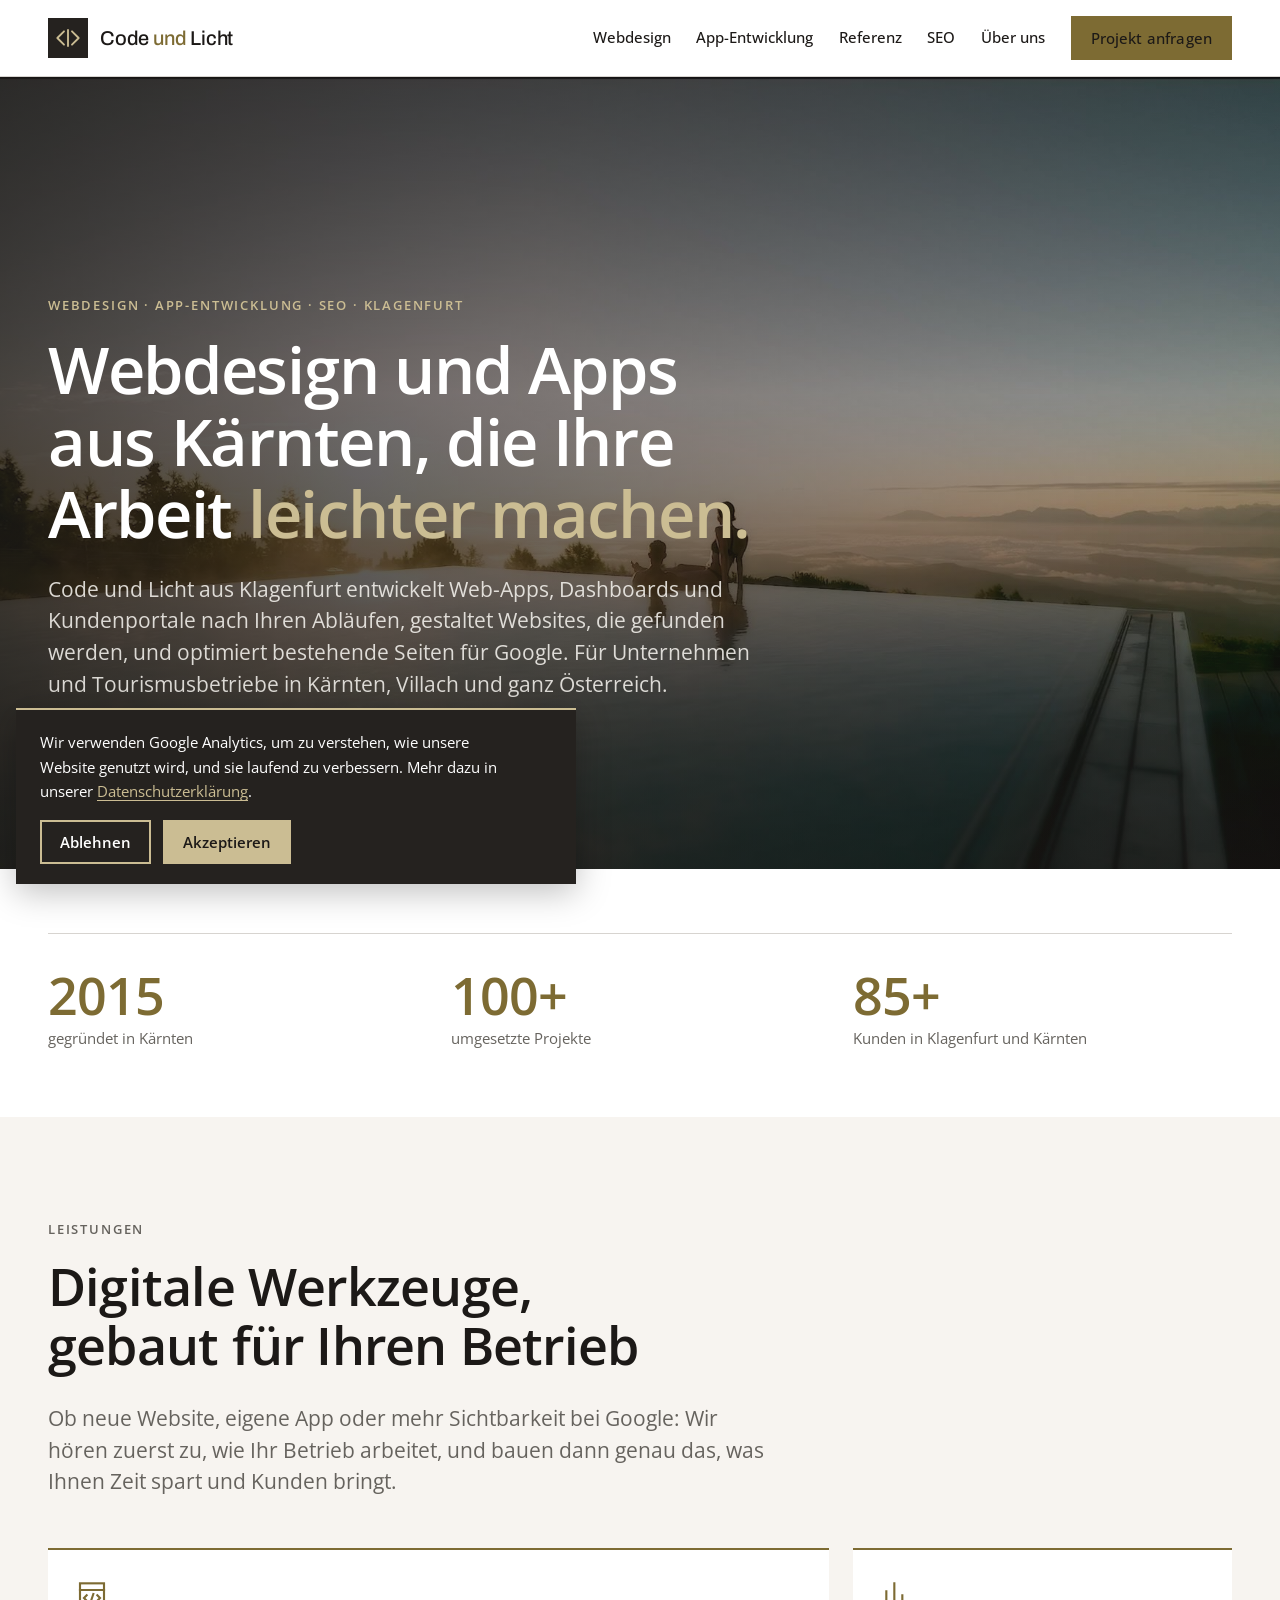
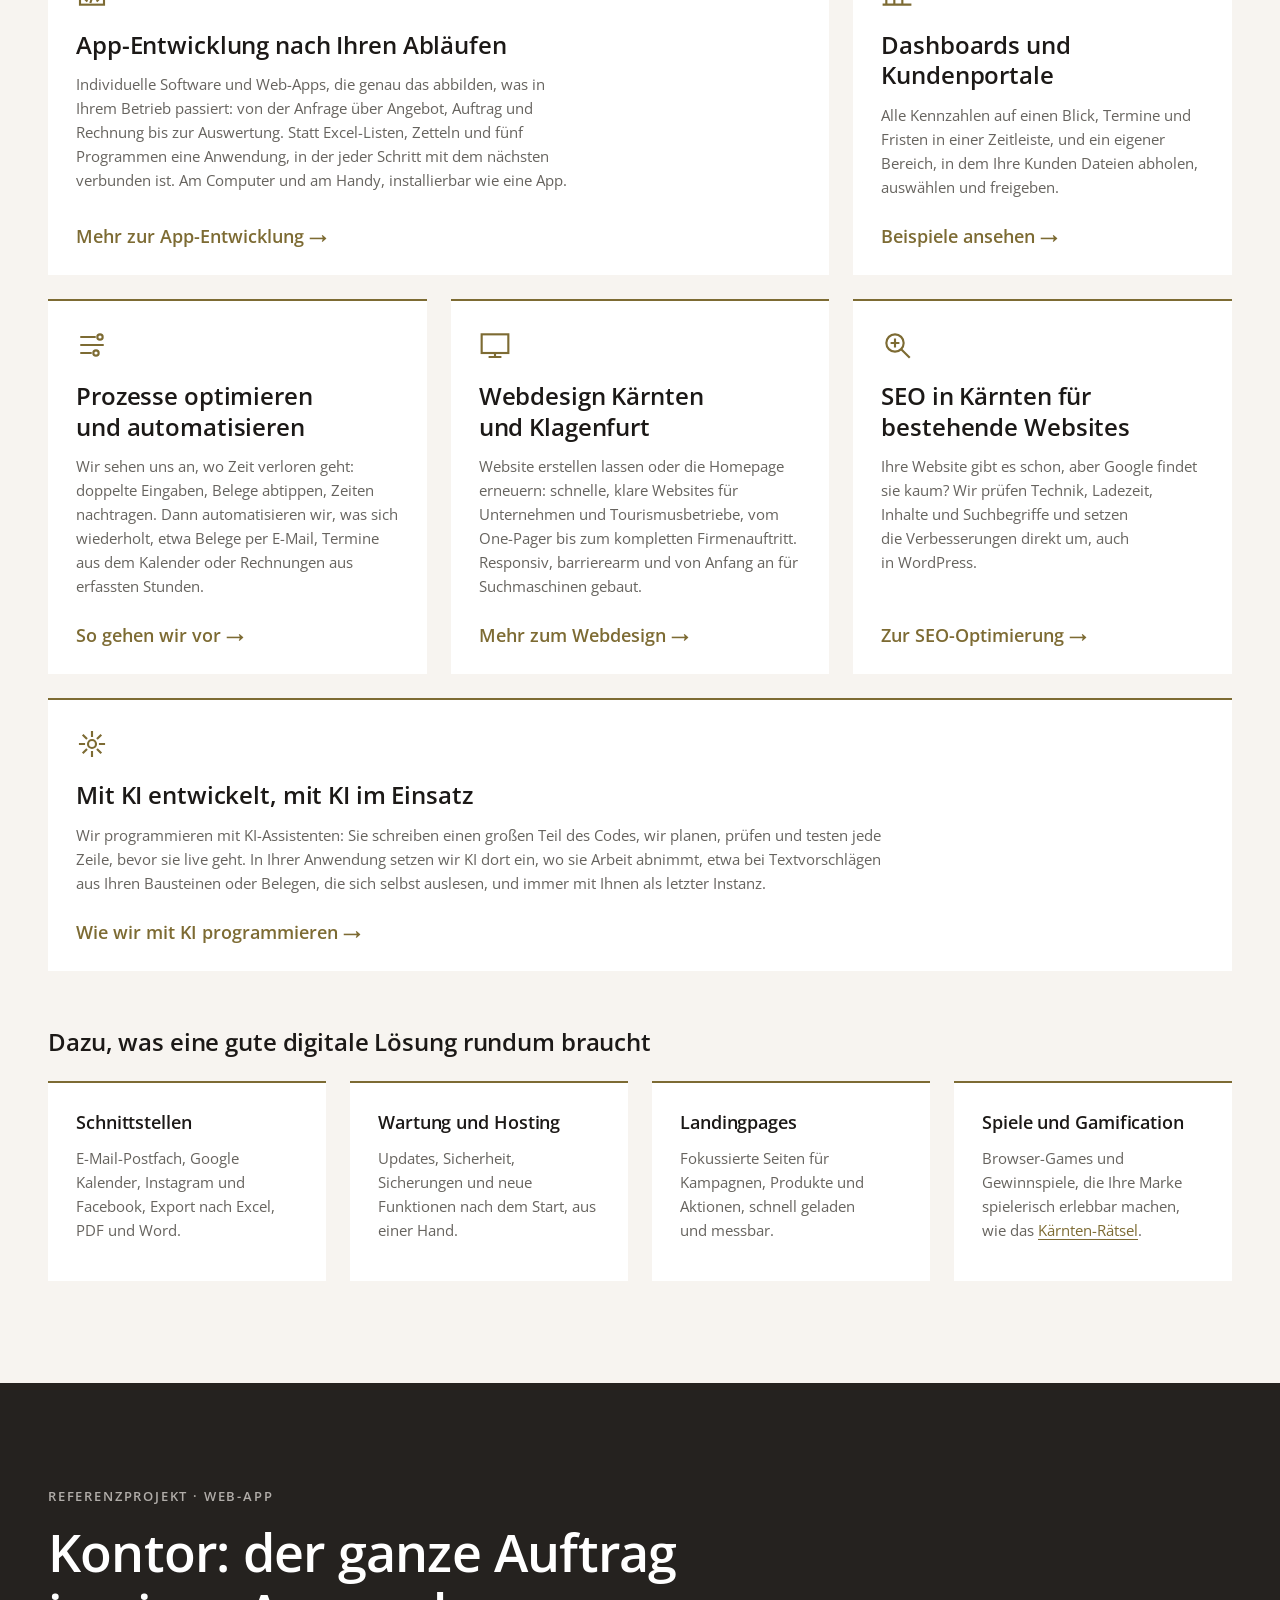
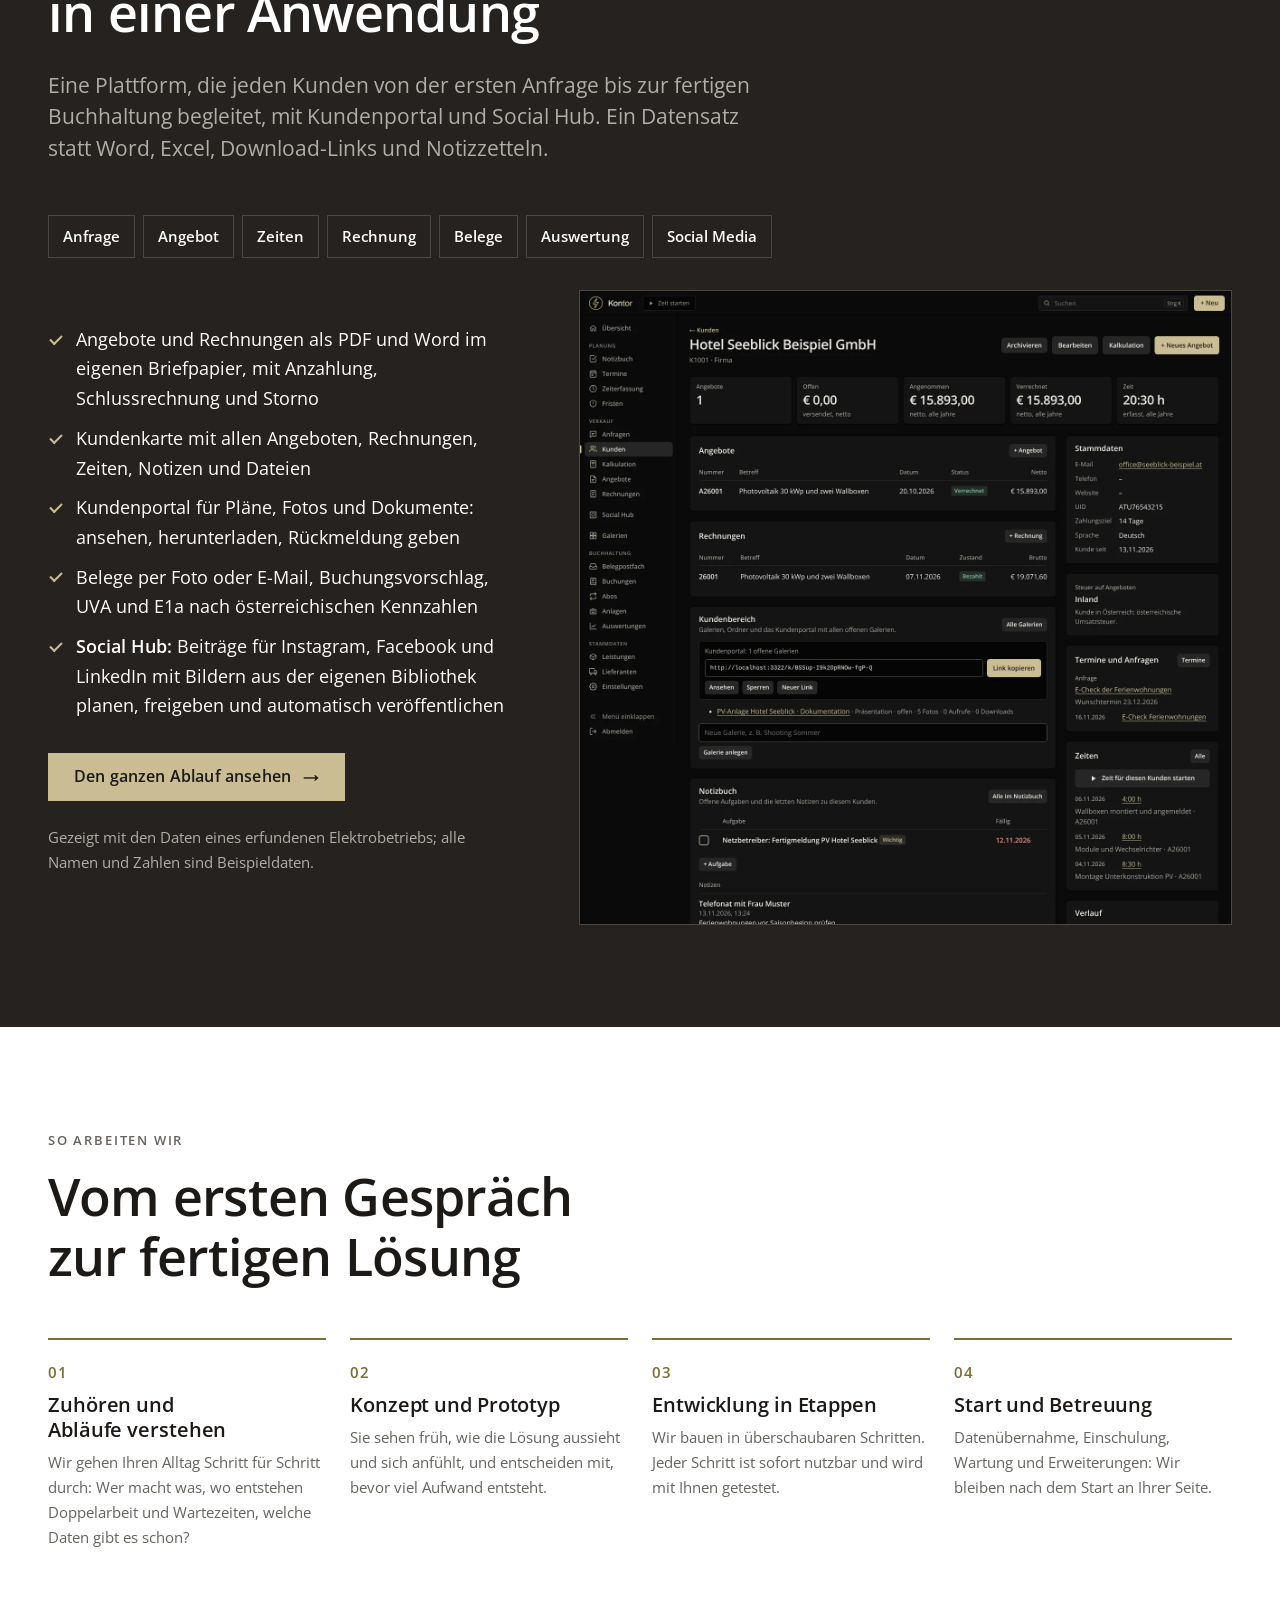
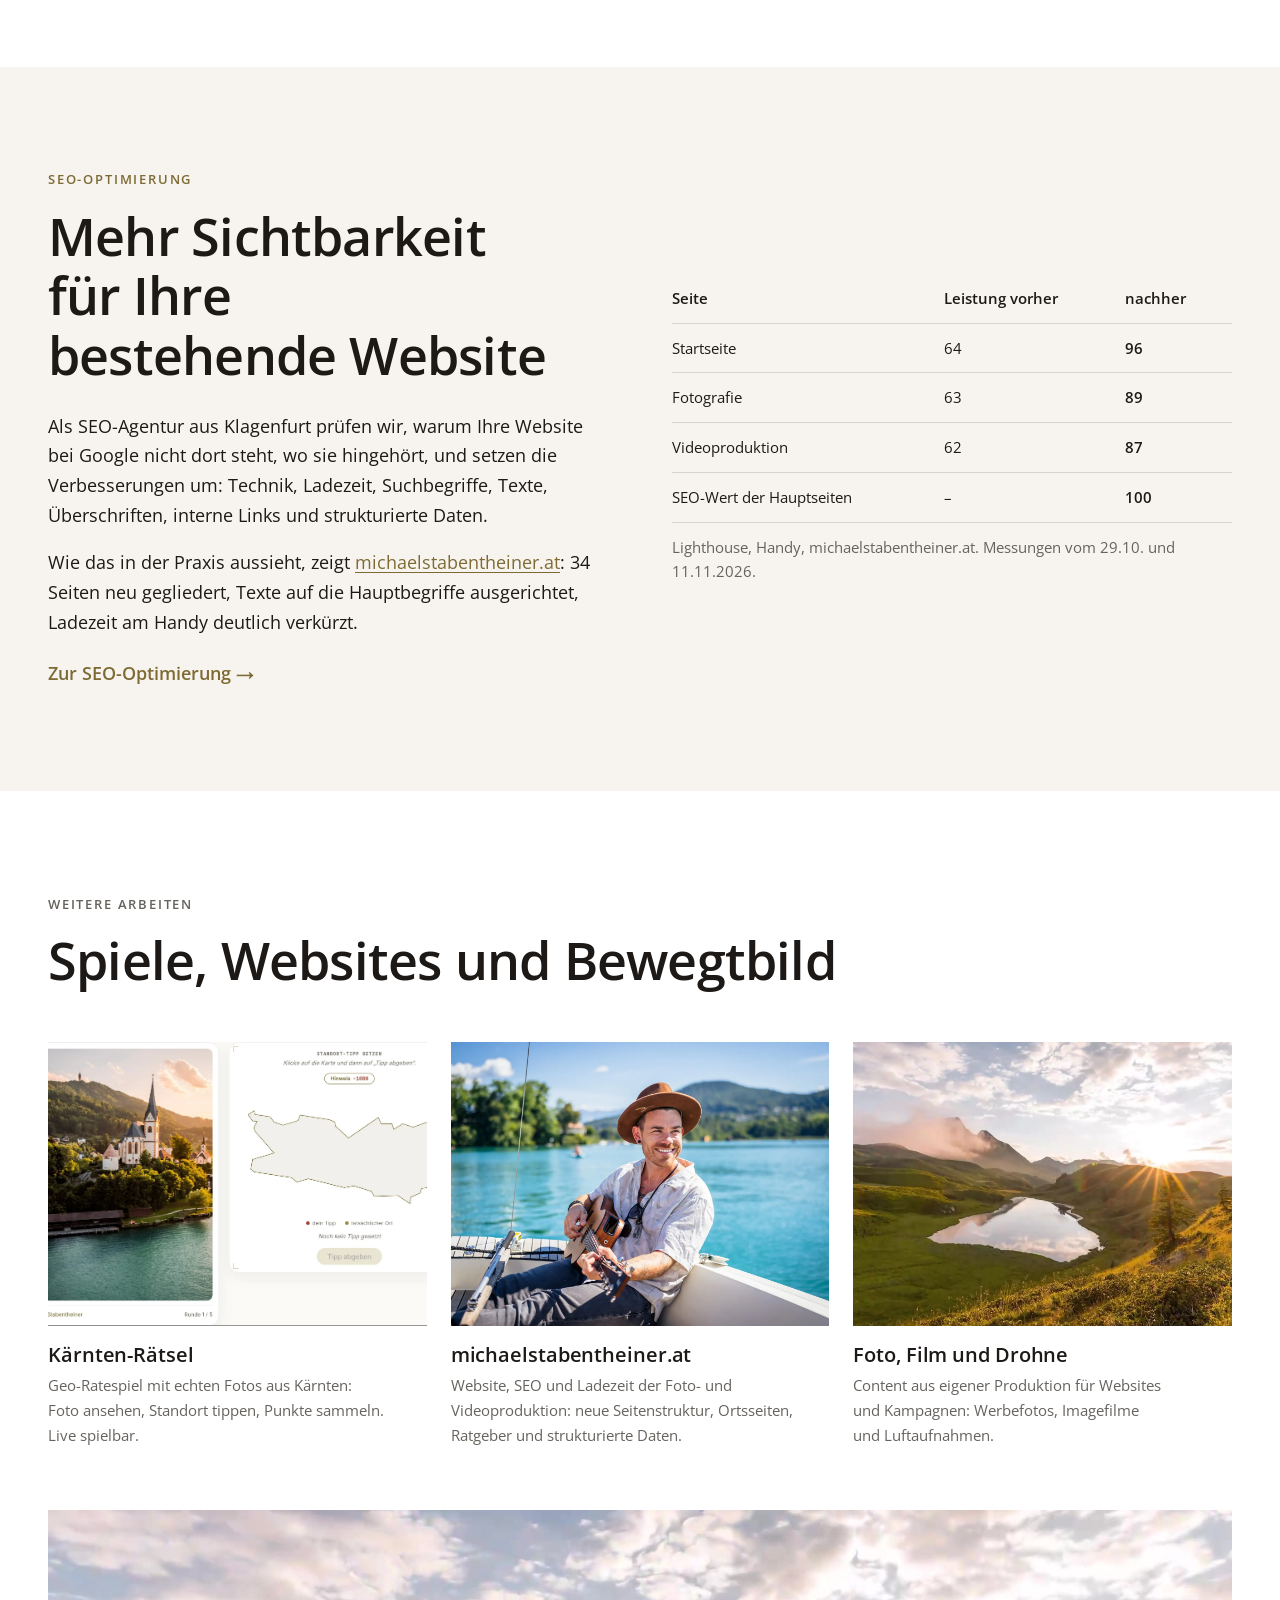
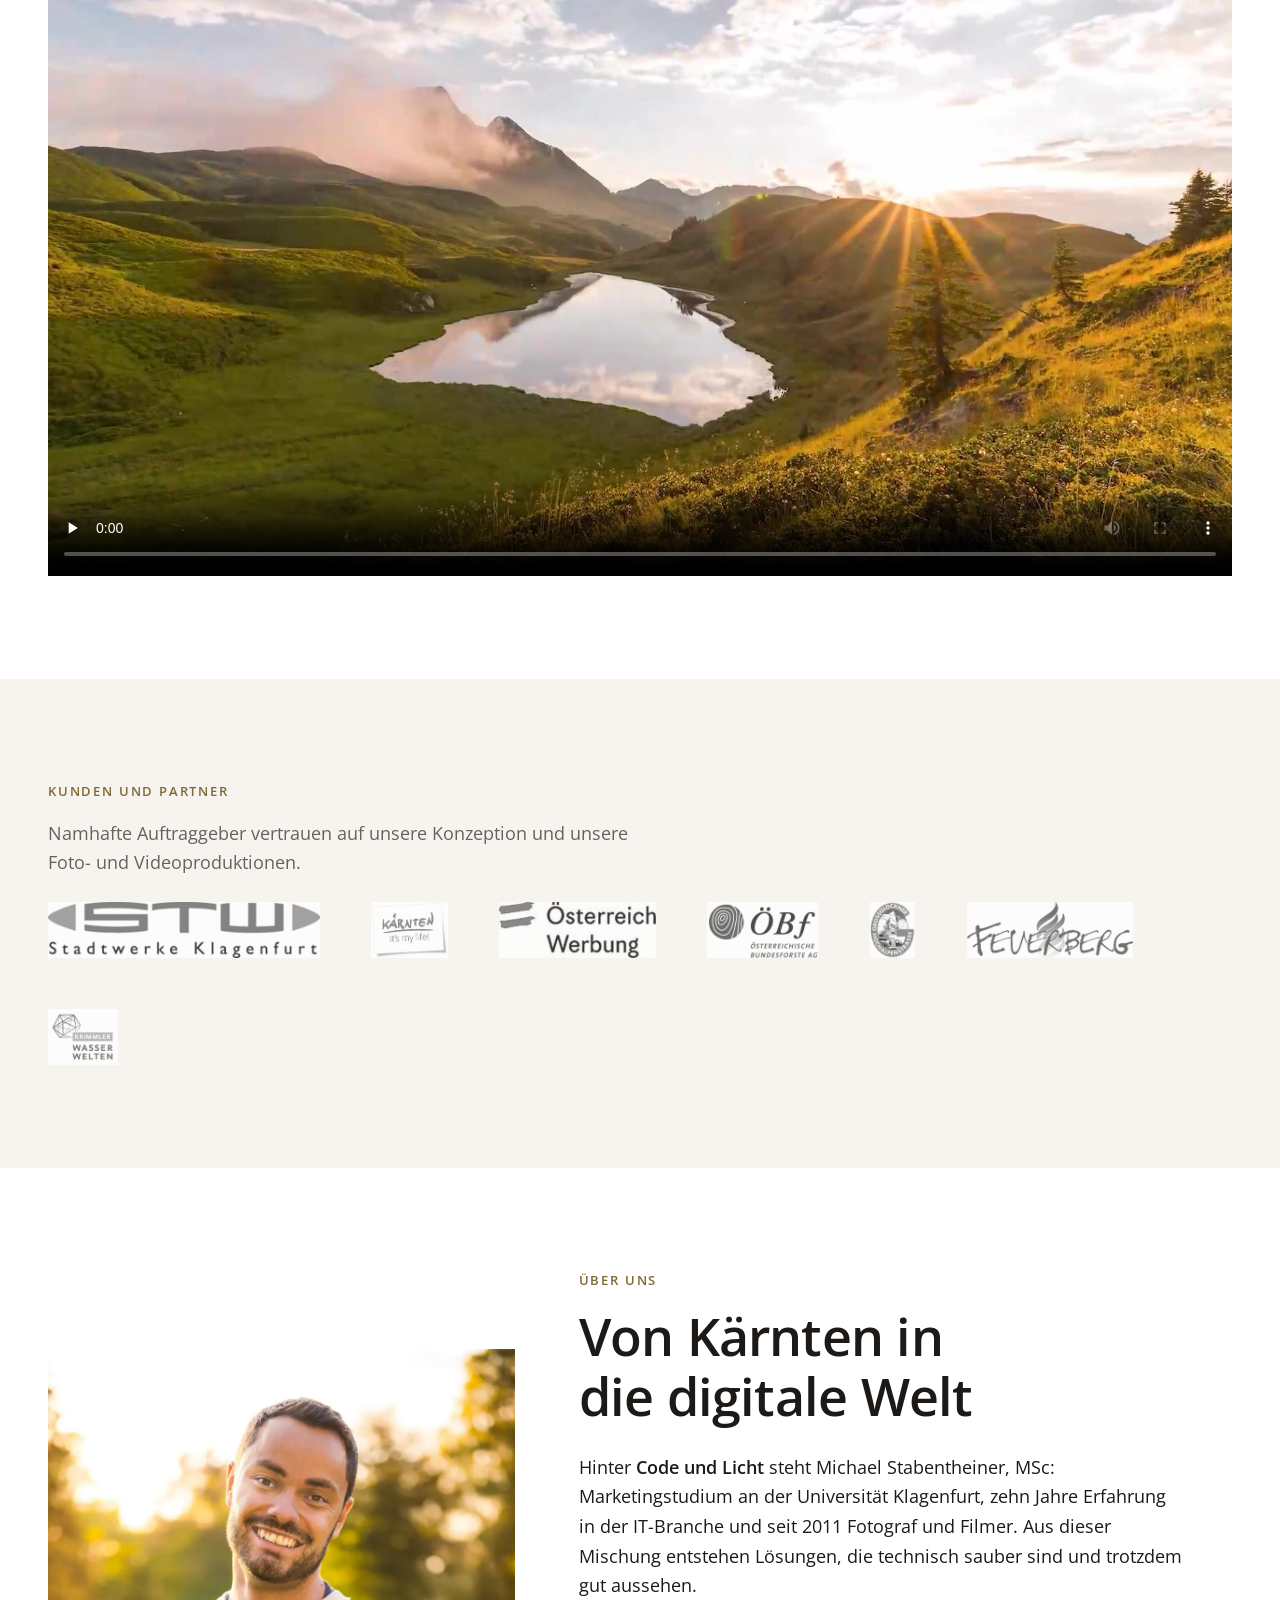
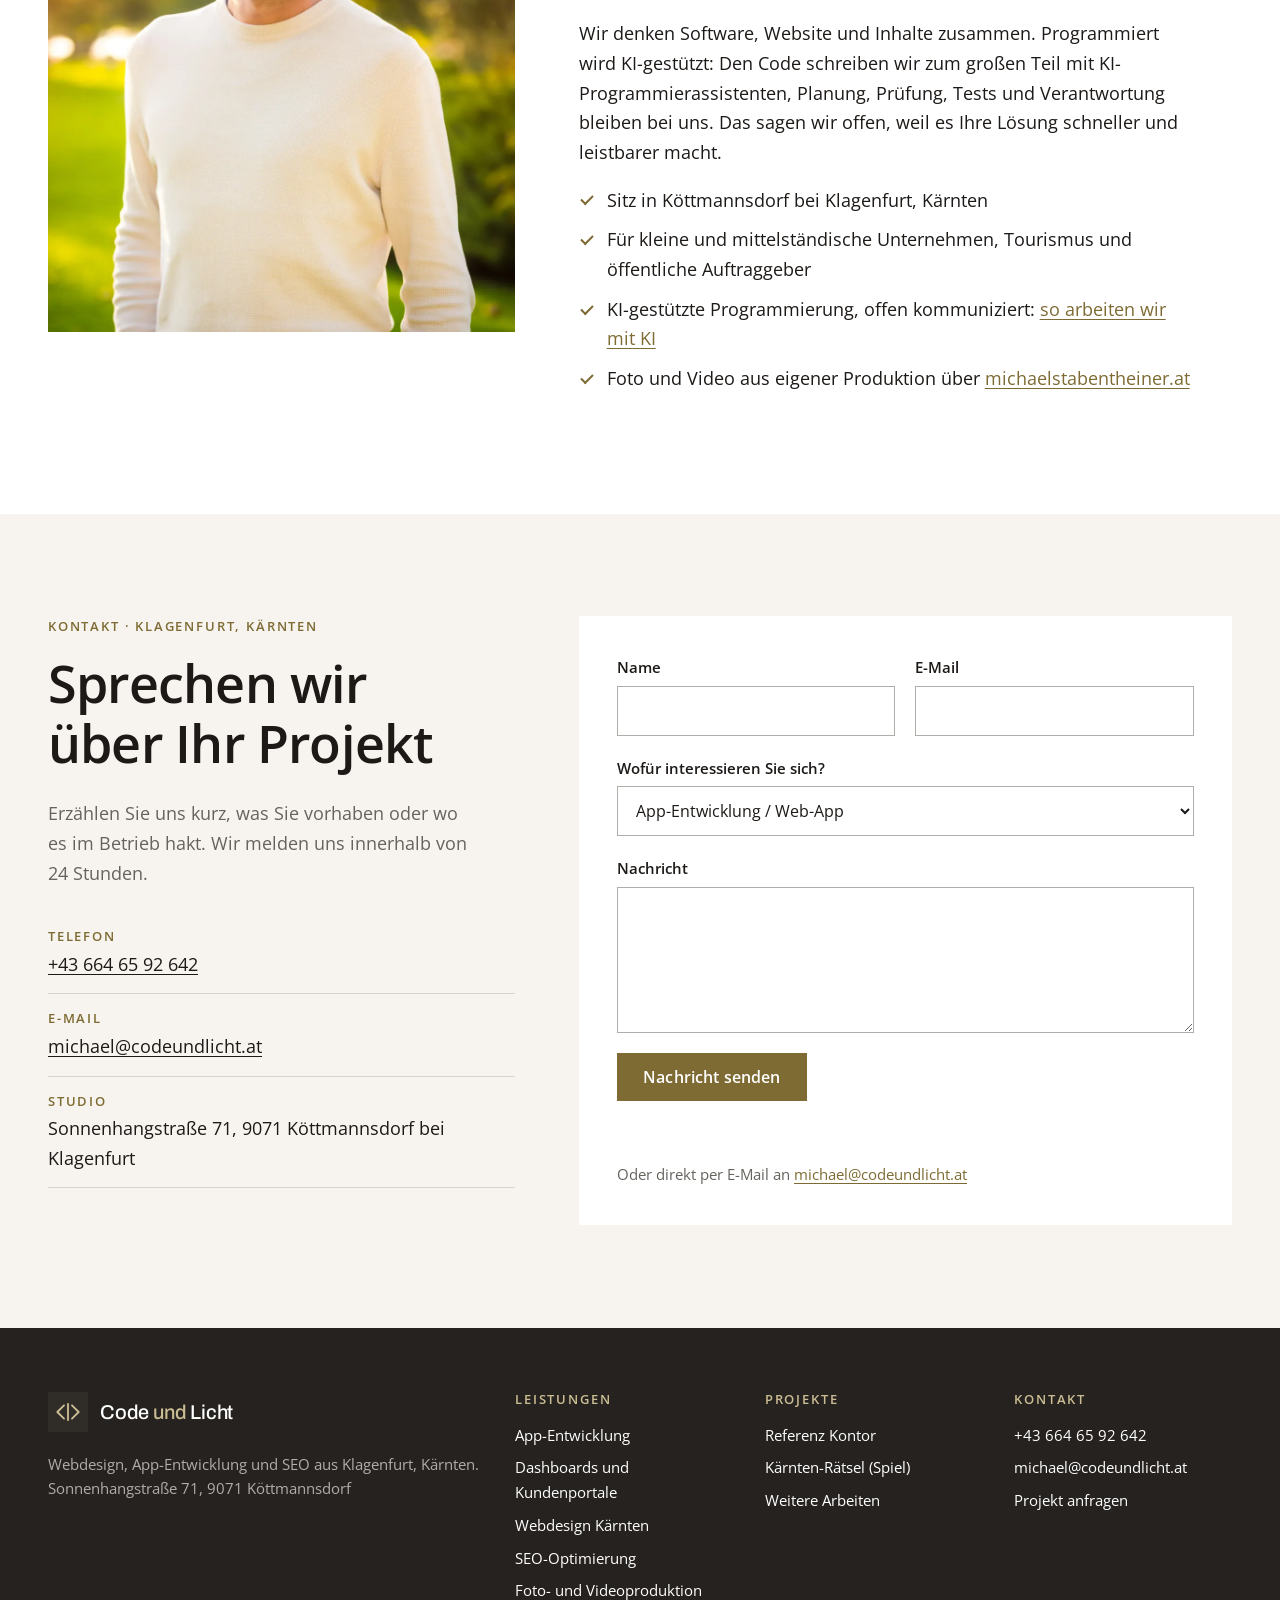
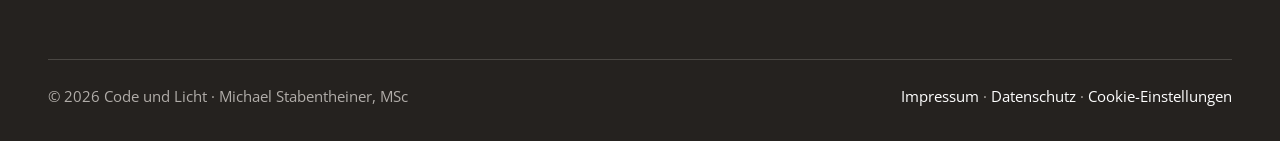
<file: index.html>
<!DOCTYPE html>
<html lang="de-AT">
<head>
  <meta charset="UTF-8">
  <meta name="viewport" content="width=device-width, initial-scale=1">
  <title>Webdesign &amp; App-Entwicklung Kärnten | Code und Licht</title>
  <meta name="description" content="Websites, Web-Apps, Dashboards und SEO aus Klagenfurt: Code und Licht entwickelt digitale Lösungen, die Abläufe in Ihrem Unternehmen vereinfachen.">
  <meta name="robots" content="index, follow, max-image-preview:large">
  <link rel="canonical" href="https://www.codeundlicht.at/">
  <meta property="og:type" content="website">
  <meta property="og:locale" content="de_AT">
  <meta property="og:site_name" content="Code und Licht">
  <meta property="og:title" content="Webdesign &amp; App-Entwicklung Kärnten | Code und Licht">
  <meta property="og:description" content="Websites, Web-Apps, Dashboards und SEO aus Klagenfurt: Code und Licht entwickelt digitale Lösungen, die Abläufe in Ihrem Unternehmen vereinfachen.">
  <meta property="og:url" content="https://www.codeundlicht.at/">
  <meta property="og:image" content="https://www.codeundlicht.at/assets/images/referenz-kontor/kontor-dashboard-uebersicht.jpg">
  <meta name="twitter:card" content="summary_large_image">
  <meta name="theme-color" content="#25221F">
  <link rel="icon" href="assets/images/favicon.svg" type="image/svg+xml">
  <link rel="apple-touch-icon" href="assets/images/apple-touch-icon.png">
  <link rel="preload" href="assets/fonts/opensans-latin-400-600.woff2" as="font" type="font/woff2" crossorigin>
  <link rel="preload" as="image" href="assets/images/infinity-pool-sonnenaufgang-kaernten.jpg" type="image/webp" fetchpriority="high">
  <link rel="stylesheet" href="css/site.css">
  <script type="application/ld+json">
{
 "@context": "https://schema.org",
 "@graph": [
  {
   "@type": "ProfessionalService",
   "@id": "https://www.codeundlicht.at/#organisation",
   "name": "Code und Licht",
   "alternateName": "Code und Licht · Webdesign und App-Entwicklung Kärnten",
   "description": "Webdesign, App-Entwicklung und SEO aus Klagenfurt, Kärnten: Websites, Web-Apps, Dashboards und Kundenportale für kleine und mittelständische Unternehmen und Tourismusbetriebe.",
   "url": "https://www.codeundlicht.at/",
   "logo": "https://www.codeundlicht.at/assets/images/code-und-licht-logo.png",
   "image": "https://www.codeundlicht.at/assets/images/referenz-kontor/kontor-dashboard-uebersicht.jpg",
   "founder": {
    "@type": "Person",
    "name": "Michael Stabentheiner",
    "honorificSuffix": "MSc"
   },
   "email": "michael@codeundlicht.at",
   "telephone": "+43 664 65 92 642",
   "vatID": "ATU69786635",
   "address": {
    "@type": "PostalAddress",
    "streetAddress": "Sonnenhangstraße 71",
    "postalCode": "9071",
    "addressLocality": "Köttmannsdorf",
    "addressRegion": "Kärnten",
    "addressCountry": "AT"
   },
   "areaServed": [
    {
     "@type": "City",
     "name": "Klagenfurt"
    },
    {
     "@type": "City",
     "name": "Villach"
    },
    {
     "@type": "AdministrativeArea",
     "name": "Kärnten"
    },
    {
     "@type": "Country",
     "name": "Österreich"
    }
   ],
   "knowsAbout": [
    "Webdesign",
    "Homepage erstellen",
    "App-Entwicklung",
    "Softwareentwicklung",
    "Web-Apps",
    "Dashboards",
    "Kundenportale",
    "Prozessoptimierung",
    "Automatisierung",
    "SEO",
    "Suchmaschinenoptimierung",
    "Landingpages",
    "Spieleentwicklung"
   ],
   "sameAs": [
    "https://www.instagram.com/michael.stabentheiner/",
    "https://at.linkedin.com/company/michaelstabentheiner",
    "https://www.facebook.com/michael.stabentheiner/",
    "https://www.michaelstabentheiner.at/"
   ]
  },
  {
   "@type": "WebSite",
   "@id": "https://www.codeundlicht.at/#website",
   "url": "https://www.codeundlicht.at/",
   "name": "Code und Licht",
   "inLanguage": "de-AT",
   "publisher": {
    "@id": "https://www.codeundlicht.at/#organisation"
   }
  },
  {
   "@type": "WebPage",
   "@id": "https://www.codeundlicht.at/#seite",
   "url": "https://www.codeundlicht.at/",
   "name": "Webdesign & App-Entwicklung Kärnten | Code und Licht",
   "description": "Websites, Web-Apps, Dashboards und SEO aus Klagenfurt: Code und Licht entwickelt digitale Lösungen, die Abläufe in Ihrem Unternehmen vereinfachen.",
   "inLanguage": "de-AT",
   "isPartOf": {
    "@id": "https://www.codeundlicht.at/#website"
   },
   "about": {
    "@id": "https://www.codeundlicht.at/#organisation"
   },
   "primaryImageOfPage": {
    "@type": "ImageObject",
    "url": "https://www.codeundlicht.at/assets/images/referenz-kontor/kontor-dashboard-uebersicht.jpg"
   }
  }
 ]
}
  </script>
</head>
<body>
<a class="skip" href="#inhalt">Zum Inhalt</a>
<header class="hd">
  <div class="hd__inner">
    <a href="./" class="logo" aria-label="Code und Licht, Startseite"><span class="logo__mark"><svg viewBox="0 0 36 26" fill="none" stroke="currentColor" stroke-width="2.8" stroke-linecap="round" stroke-linejoin="round" aria-hidden="true"><path d="M12 3 L2 13 L12 23"/><path d="M24 3 L34 13 L24 23"/><line x1="18" y1="1" x2="18" y2="25"/></svg></span><span class="logo__word">Code <em>und</em> Licht</span></a>
    <button class="burger" id="navBurger" aria-label="Menü öffnen" aria-expanded="false" aria-controls="navLinks"><span></span><span></span></button>
    <nav class="nav" id="navLinks" aria-label="Hauptnavigation">
      <a href="webdesign-kaernten/">Webdesign</a>
      <a href="app-entwicklung/">App-Entwicklung</a>
      <a href="referenzen/kontor/">Referenz</a>
      <a href="seo-optimierung/">SEO</a>
      <a href="#ueber">Über uns</a>
      <a href="#kontakt" class="btn btn--primary">Projekt anfragen</a>
    </nav>
  </div>
</header>

<main id="inhalt">
<section class="hero hero--video dark">
  <div class="hero__media" aria-hidden="true">
    <video class="hero__video" autoplay muted loop playsinline preload="metadata" poster="assets/images/infinity-pool-sonnenaufgang-kaernten.jpg">
      <source src="assets/video/showreel-web.mp4" type="video/mp4">
    </video>
    <div class="hero__veil"></div>
  </div>
  <div class="container hero__content">
    <p class="eyebrow">Webdesign · App-Entwicklung · SEO · Klagenfurt</p>
    <h1>Webdesign und Apps aus Kärnten, die Ihre Arbeit <span>leichter machen.</span></h1>
    <p class="lead">Code und Licht aus Klagenfurt entwickelt Web-Apps, Dashboards und Kundenportale nach Ihren Abläufen, gestaltet Websites, die gefunden werden, und optimiert bestehende Seiten für Google. Für Unternehmen und Tourismusbetriebe in Kärnten, Villach und ganz Österreich.</p>
    <div class="actions">
      <a href="#kontakt" class="btn btn--primary">Projekt anfragen <span aria-hidden="true">→</span></a>
      <a href="referenzen/kontor/" class="btn btn--secondary">Referenz ansehen</a>
    </div>
  </div>
</section>

<section class="section section--tight">
  <div class="container">
    <div class="stats">
      <div><span class="stat__num">2015</span><span class="stat__label">gegründet in Kärnten</span></div>
      <div><span class="stat__num">100+</span><span class="stat__label">umgesetzte Projekte</span></div>
      <div><span class="stat__num">85+</span><span class="stat__label">Kunden in Klagenfurt und Kärnten</span></div>
    </div>
  </div>
</section>

<section class="section section--alt" id="leistungen">
  <div class="container">
    <div class="head">
      <p class="eyebrow">Leistungen</p>
      <h2>Digitale Werkzeuge, gebaut für Ihren Betrieb</h2>
      <p class="lead">Ob neue Website, eigene App oder mehr Sichtbarkeit bei Google: Wir hören zuerst zu, wie Ihr Betrieb arbeitet, und bauen dann genau das, was Ihnen Zeit spart und Kunden bringt.</p>
    </div>
    <div class="cards">
      <article class="card card--feature">
        <svg class="card__icon" viewBox="0 0 24 24" fill="none" stroke="currentColor" stroke-width="1.6" stroke-linecap="square" aria-hidden="true"><rect x="3" y="4" width="18" height="16"/><path d="M3 9h18M8 13l-2 2 2 2M16 13l2 2-2 2M13 12l-2 6"/></svg>
        <h3>App-Entwicklung nach Ihren Abläufen</h3>
        <p>Individuelle Software und Web-Apps, die genau das abbilden, was in Ihrem Betrieb passiert: von der Anfrage über Angebot, Auftrag und Rechnung bis zur Auswertung. Statt Excel-Listen, Zetteln und fünf Programmen eine Anwendung, in der jeder Schritt mit dem nächsten verbunden ist. Am Computer und am Handy, installierbar wie eine App.</p>
        <a class="link" href="app-entwicklung/">Mehr zur App-Entwicklung →</a>
      </article>
      <article class="card">
        <svg class="card__icon" viewBox="0 0 24 24" fill="none" stroke="currentColor" stroke-width="1.6" stroke-linecap="square" aria-hidden="true"><path d="M4 20V10M10 20V4M16 20v-7M22 20H2"/></svg>
        <h3>Dashboards und Kundenportale</h3>
        <p>Alle Kennzahlen auf einen Blick, Termine und Fristen in einer Zeitleiste, und ein eigener Bereich, in dem Ihre Kunden Dateien abholen, auswählen und freigeben.</p>
        <a class="link" href="app-entwicklung/#dashboards">Beispiele ansehen →</a>
      </article>
      <article class="card">
        <svg class="card__icon" viewBox="0 0 24 24" fill="none" stroke="currentColor" stroke-width="1.6" stroke-linecap="square" aria-hidden="true"><path d="M4 6h10M4 12h16M4 18h7"/><circle cx="18" cy="6" r="2"/><circle cx="15" cy="18" r="2"/></svg>
        <h3>Prozesse optimieren und automatisieren</h3>
        <p>Wir sehen uns an, wo Zeit verloren geht: doppelte Eingaben, Belege abtippen, Zeiten nachtragen. Dann automatisieren wir, was sich wiederholt, etwa Belege per E-Mail, Termine aus dem Kalender oder Rechnungen aus erfassten Stunden.</p>
        <a class="link" href="app-entwicklung/#ablauf">So gehen wir vor →</a>
      </article>
      <article class="card" id="webdesign">
        <svg class="card__icon" viewBox="0 0 24 24" fill="none" stroke="currentColor" stroke-width="1.6" stroke-linecap="square" aria-hidden="true"><rect x="2" y="4" width="20" height="14"/><path d="M8 21h8M12 18v3"/></svg>
        <h3>Webdesign Kärnten und Klagenfurt</h3>
        <p>Website erstellen lassen oder die Homepage erneuern: schnelle, klare Websites für Unternehmen und Tourismusbetriebe, vom One-Pager bis zum kompletten Firmenauftritt. Responsiv, barrierearm und von Anfang an für Suchmaschinen gebaut.</p>
        <a class="link" href="webdesign-kaernten/">Mehr zum Webdesign →</a>
      </article>
      <article class="card">
        <svg class="card__icon" viewBox="0 0 24 24" fill="none" stroke="currentColor" stroke-width="1.6" stroke-linecap="square" aria-hidden="true"><circle cx="10.5" cy="10.5" r="6.5"/><path d="M15.5 15.5 21 21M8 10.5h5M10.5 8v5"/></svg>
        <h3>SEO in Kärnten für bestehende Websites</h3>
        <p>Ihre Website gibt es schon, aber Google findet sie kaum? Wir prüfen Technik, Ladezeit, Inhalte und Suchbegriffe und setzen die Verbesserungen direkt um, auch in WordPress.</p>
        <a class="link" href="seo-optimierung/">Zur SEO-Optimierung →</a>
      </article>
      <article class="card card--full">
        <svg class="card__icon" viewBox="0 0 24 24" fill="none" stroke="currentColor" stroke-width="1.6" stroke-linecap="square" aria-hidden="true"><path d="M12 3v3M12 18v3M3 12h3M18 12h3M5.6 5.6l2.1 2.1M16.3 16.3l2.1 2.1M5.6 18.4l2.1-2.1M16.3 7.7l2.1-2.1"/><circle cx="12" cy="12" r="3"/></svg>
        <h3>Mit KI entwickelt, mit KI im Einsatz</h3>
        <p>Wir programmieren mit KI-Assistenten: Sie schreiben einen großen Teil des Codes, wir planen, prüfen und testen jede Zeile, bevor sie live geht. In Ihrer Anwendung setzen wir KI dort ein, wo sie Arbeit abnimmt, etwa bei Textvorschlägen aus Ihren Bausteinen oder Belegen, die sich selbst auslesen, und immer mit Ihnen als letzter Instanz.</p>
        <a class="link" href="app-entwicklung/#ki">Wie wir mit KI programmieren →</a>
      </article>
    </div>

    <h3 style="margin-top:56px">Dazu, was eine gute digitale Lösung rundum braucht</h3>
    <div class="cards cards--4" style="margin-top:24px">
      <div class="card"><h3 style="font-size:1.125rem">Schnittstellen</h3><p>E-Mail-Postfach, Google Kalender, Instagram und Facebook, Export nach Excel, PDF und Word.</p></div>
      <div class="card"><h3 style="font-size:1.125rem">Wartung und Hosting</h3><p>Updates, Sicherheit, Sicherungen und neue Funktionen nach dem Start, aus einer Hand.</p></div>
      <div class="card"><h3 style="font-size:1.125rem">Landingpages</h3><p>Fokussierte Seiten für Kampagnen, Produkte und Aktionen, schnell geladen und messbar.</p></div>
      <div class="card"><h3 style="font-size:1.125rem">Spiele und Gamification</h3><p>Browser-Games und Gewinnspiele, die Ihre Marke spielerisch erlebbar machen, wie das <a href="kaernten-raetsel/">Kärnten-Rätsel</a>.</p></div>
    </div>
  </div>
</section>

<section class="section dark" id="referenz">
  <div class="container">
    <div class="head">
      <p class="eyebrow">Referenzprojekt · Web-App</p>
      <h2>Kontor: der ganze Auftrag in einer Anwendung</h2>
      <p class="lead">Eine Plattform, die jeden Kunden von der ersten Anfrage bis zur fertigen Buchhaltung begleitet, mit Kundenportal und Social Hub. Ein Datensatz statt Word, Excel, Download-Links und Notizzetteln.</p>
    </div>
    <ol class="chain" aria-label="Ablauf in Kontor">
      <li>Anfrage</li><li>Angebot</li><li>Zeiten</li><li>Rechnung</li><li>Belege</li><li>Auswertung</li><li>Social Media</li>
    </ol>
    <div class="split split--wide-media">
      <div>
        <ul class="check">
          <li>Angebote und Rechnungen als PDF und Word im eigenen Briefpapier, mit Anzahlung, Schlussrechnung und Storno</li>
          <li>Kundenkarte mit allen Angeboten, Rechnungen, Zeiten, Notizen und Dateien</li>
          <li>Kundenportal für Pläne, Fotos und Dokumente: ansehen, herunterladen, Rückmeldung geben</li>
          <li>Belege per Foto oder E-Mail, Buchungsvorschlag, UVA und E1a nach österreichischen Kennzahlen</li>
          <li><strong>Social Hub:</strong> Beiträge für Instagram, Facebook und LinkedIn mit Bildern aus der eigenen Bibliothek planen, freigeben und automatisch veröffentlichen</li>
        </ul>
        <div class="actions"><a href="referenzen/kontor/" class="btn btn--primary">Den ganzen Ablauf ansehen <span aria-hidden="true">→</span></a></div>
        <p class="small muted" style="margin-top:24px">Gezeigt mit den Daten eines erfundenen Elektrobetriebs; alle Namen und Zahlen sind Beispieldaten.</p>
      </div>
      <figure class="shot"><picture><source type="image/webp" srcset="assets/images/referenz-kontor/kontor-kundenkarte-720.webp 720w, assets/images/referenz-kontor/kontor-kundenkarte.webp 1440w" sizes="(max-width: 900px) 100vw, 58vw"><img src="assets/images/referenz-kontor/kontor-kundenkarte.jpg" alt="Kundenkarte in Kontor mit Angeboten, Rechnungen, Kundenbereich, Notizbuch, erfassten Zeiten und Verlauf eines Beispielkunden" width="1440" height="1400" loading="lazy" decoding="async"></picture></figure>
    </div>
  </div>
</section>

<section class="section" id="ablauf">
  <div class="container">
    <div class="head">
      <p class="eyebrow">So arbeiten wir</p>
      <h2>Vom ersten Gespräch zur fertigen Lösung</h2>
    </div>
    <ol class="steps">
      <li><h3>Zuhören und Abläufe verstehen</h3><p>Wir gehen Ihren Alltag Schritt für Schritt durch: Wer macht was, wo entstehen Doppelarbeit und Wartezeiten, welche Daten gibt es schon?</p></li>
      <li><h3>Konzept und Prototyp</h3><p>Sie sehen früh, wie die Lösung aussieht und sich anfühlt, und entscheiden mit, bevor viel Aufwand entsteht.</p></li>
      <li><h3>Entwicklung in Etappen</h3><p>Wir bauen in überschaubaren Schritten. Jeder Schritt ist sofort nutzbar und wird mit Ihnen getestet.</p></li>
      <li><h3>Start und Betreuung</h3><p>Datenübernahme, Einschulung, Wartung und Erweiterungen: Wir bleiben nach dem Start an Ihrer Seite.</p></li>
    </ol>
  </div>
</section>

<section class="section section--alt" id="seo">
  <div class="container split">
    <div>
      <p class="eyebrow">SEO-Optimierung</p>
      <h2>Mehr Sichtbarkeit für Ihre bestehende Website</h2>
      <p>Als SEO-Agentur aus Klagenfurt prüfen wir, warum Ihre Website bei Google nicht dort steht, wo sie hingehört, und setzen die Verbesserungen um: Technik, Ladezeit, Suchbegriffe, Texte, Überschriften, interne Links und strukturierte Daten.</p>
      <p>Wie das in der Praxis aussieht, zeigt <a href="https://www.michaelstabentheiner.at/">michaelstabentheiner.at</a>: 34 Seiten neu gegliedert, Texte auf die Hauptbegriffe ausgerichtet, Ladezeit am Handy deutlich verkürzt.</p>
      <a class="link" href="seo-optimierung/">Zur SEO-Optimierung →</a>
    </div>
    <div class="table-wrap">
      <table>
        <caption class="small muted" style="text-align:left;caption-side:bottom;padding-top:12px">Lighthouse, Handy, michaelstabentheiner.at. Messungen vom 29.10. und 11.11.2026.</caption>
        <thead><tr><th>Seite</th><th class="num">Leistung vorher</th><th class="num">nachher</th></tr></thead>
        <tbody>
          <tr><td>Startseite</td><td class="num">64</td><td class="num"><strong>96</strong></td></tr>
          <tr><td>Fotografie</td><td class="num">63</td><td class="num"><strong>89</strong></td></tr>
          <tr><td>Videoproduktion</td><td class="num">62</td><td class="num"><strong>87</strong></td></tr>
          <tr><td>SEO-Wert der Hauptseiten</td><td class="num">–</td><td class="num"><strong>100</strong></td></tr>
        </tbody>
      </table>
    </div>
  </div>
</section>

<section class="section" id="arbeiten">
  <div class="container">
    <div class="head">
      <p class="eyebrow">Weitere Arbeiten</p>
      <h2>Spiele, Websites und Bewegtbild</h2>
    </div>
    <div class="work">
      <a href="kaernten-raetsel/">
        <figure><picture><source type="image/webp" srcset="kaernten-raetsel/images/kaerntenraetsel-vorschau-quiz.webp"><img src="kaernten-raetsel/images/kaerntenraetsel-vorschau-quiz.jpg" alt="Vorschau des Kärnten-Rätsels: Foto und interaktive Karte nebeneinander" width="2240" height="1366" loading="lazy" decoding="async"></picture></figure>
        <h3>Kärnten-Rätsel</h3>
        <p>Geo-Ratespiel mit echten Fotos aus Kärnten: Foto ansehen, Standort tippen, Punkte sammeln. Live spielbar.</p>
      </a>
      <a href="https://www.michaelstabentheiner.at/">
        <figure><picture><source type="image/webp" srcset="assets/images/werbefotografie-woerthersee-kaernten.webp"><img src="assets/images/werbefotografie-woerthersee-kaernten.jpg" alt="Werbefotografie am Wörthersee in Kärnten" width="1600" height="1066" loading="lazy" decoding="async"></picture></figure>
        <h3>michaelstabentheiner.at</h3>
        <p>Website, SEO und Ladezeit der Foto- und Videoproduktion: neue Seitenstruktur, Ortsseiten, Ratgeber und strukturierte Daten.</p>
      </a>
      <a href="#showreel">
        <figure><picture><source type="image/webp" srcset="assets/images/alpensee-sonnenuntergang-kaernten.webp"><img src="assets/images/alpensee-sonnenuntergang-kaernten.jpg" alt="Alpensee bei Sonnenuntergang in Kärnten, Standbild aus dem Showreel" width="1920" height="1080" loading="lazy" decoding="async"></picture></figure>
        <h3>Foto, Film und Drohne</h3>
        <p>Content aus eigener Produktion für Websites und Kampagnen: Werbefotos, Imagefilme und Luftaufnahmen.</p>
      </a>
    </div>
    <div class="video" id="showreel" style="margin-top:48px">
      <video controls preload="none" poster="assets/images/alpensee-sonnenuntergang-kaernten.jpg" aria-label="Showreel Foto- und Videoproduktion aus Kärnten"><source src="assets/video/showreel-player.mp4" type="video/mp4"></video>
    </div>
  </div>
</section>

<section class="section section--alt">
  <div class="container">
    <p class="eyebrow">Kunden und Partner</p>
    <p class="muted">Namhafte Auftraggeber vertrauen auf unsere Konzeption und unsere Foto- und Videoproduktionen.</p>
    <div class="logos" style="margin-top:24px">
      <picture><source srcset="assets/images/logos/stadtwerke-klagenfurt.webp" type="image/webp"><img src="assets/images/logos/stadtwerke-klagenfurt.jpg" alt="Stadtwerke Klagenfurt" loading="lazy" decoding="async" width="1166" height="240"></picture>
      <picture><source srcset="assets/images/logos/kaernten-werbung.webp" type="image/webp"><img src="assets/images/logos/kaernten-werbung.jpg" alt="Kärnten Werbung" loading="lazy" decoding="async" width="330" height="240"></picture>
      <picture><source srcset="assets/images/logos/oesterreich-werbung.webp" type="image/webp"><img src="assets/images/logos/oesterreich-werbung.jpg" alt="Österreich Werbung" loading="lazy" decoding="async" width="672" height="240"></picture>
      <picture><source srcset="assets/images/logos/oebf.webp" type="image/webp"><img src="assets/images/logos/oebf.jpg" alt="Österreichische Bundesforste" loading="lazy" decoding="async" width="476" height="240"></picture>
      <picture><source srcset="assets/images/logos/grossglockner.webp" type="image/webp"><img src="assets/images/logos/grossglockner.jpg" alt="Großglockner Hochalpenstraße" loading="lazy" decoding="async" width="196" height="240"></picture>
      <picture><source srcset="assets/images/logos/feuerberg.webp" type="image/webp"><img src="assets/images/logos/feuerberg.jpg" alt="Feuerberg Mountain Resort" loading="lazy" decoding="async" width="712" height="240"></picture>
      <picture><source srcset="assets/images/logos/krimmler-wasserwelten.webp" type="image/webp"><img src="assets/images/logos/krimmler-wasserwelten.jpg" alt="Krimmler Wasserwelten" loading="lazy" decoding="async" width="298" height="240"></picture>
    </div>
  </div>
</section>

<section class="section" id="ueber">
  <div class="container about">
    <picture><source type="image/webp" srcset="assets/images/michael-stabentheiner-werbeagentur-klagenfurt.webp"><img src="assets/images/michael-stabentheiner-werbeagentur-klagenfurt.jpg" alt="Michael Stabentheiner, MSc, Gründer von Code und Licht in Klagenfurt" width="1000" height="1250" loading="lazy" decoding="async"></picture>
    <div>
      <p class="eyebrow">Über uns</p>
      <h2>Von Kärnten in die digitale Welt</h2>
      <p>Hinter <strong>Code und Licht</strong> steht Michael Stabentheiner, MSc: Marketingstudium an der Universität Klagenfurt, zehn Jahre Erfahrung in der IT-Branche und seit 2011 Fotograf und Filmer. Aus dieser Mischung entstehen Lösungen, die technisch sauber sind und trotzdem gut aussehen.</p>
      <p>Wir denken Software, Website und Inhalte zusammen. Programmiert wird KI-gestützt: Den Code schreiben wir zum großen Teil mit KI-Programmierassistenten, Planung, Prüfung, Tests und Verantwortung bleiben bei uns. Das sagen wir offen, weil es Ihre Lösung schneller und leistbarer macht.</p>
      <ul class="check">
        <li>Sitz in Köttmannsdorf bei Klagenfurt, Kärnten</li>
        <li>Für kleine und mittelständische Unternehmen, Tourismus und öffentliche Auftraggeber</li>
        <li>KI-gestützte Programmierung, offen kommuniziert: <a href="app-entwicklung/#ki">so arbeiten wir mit KI</a></li>
        <li>Foto und Video aus eigener Produktion über <a href="https://www.michaelstabentheiner.at/">michaelstabentheiner.at</a></li>
      </ul>
    </div>
  </div>
</section>

<section class="section section--alt" id="kontakt">
  <div class="container contact">
    <div>
      <p class="eyebrow">Kontakt · Klagenfurt, Kärnten</p>
      <h2>Sprechen wir über Ihr Projekt</h2>
      <p class="muted">Erzählen Sie uns kurz, was Sie vorhaben oder wo es im Betrieb hakt. Wir melden uns innerhalb von 24 Stunden.</p>
      <ul class="contact__list">
        <li><span class="contact__label">Telefon</span><a href="tel:+436646592642">+43 664 65 92 642</a></li>
        <li><span class="contact__label">E-Mail</span><a href="mailto:michael@codeundlicht.at">michael@codeundlicht.at</a></li>
        <li><span class="contact__label">Studio</span><span>Sonnenhangstraße 71, 9071 Köttmannsdorf bei Klagenfurt</span></li>
      </ul>
    </div>
    <form class="form" id="contactForm" action="contact.php" method="POST">
      <input type="text" name="_honey" class="hp-field" tabindex="-1" autocomplete="off" aria-hidden="true">
      <div class="form__row">
        <label>Name<input type="text" name="name" autocomplete="name" required></label>
        <label>E-Mail<input type="email" name="email" autocomplete="email" required></label>
      </div>
      <label>Wofür interessieren Sie sich?
        <select name="interesse">
          <option>App-Entwicklung / Web-App</option>
          <option>Dashboard oder Kundenportal</option>
          <option>Abläufe optimieren und automatisieren</option>
          <option>Website / Homepage</option>
          <option>SEO für meine bestehende Website</option>
          <option>Landingpage</option>
          <option>Spiel oder Gewinnspiel</option>
          <option>Foto, Film oder Drohne</option>
          <option>Etwas anderes</option>
        </select>
      </label>
      <label>Nachricht<textarea name="nachricht" rows="5" required></textarea></label>
      <button type="submit" class="btn btn--primary" id="contactSubmit">Nachricht senden</button>
      <p class="contact__status" id="contactStatus" role="status" aria-live="polite"></p>
      <p class="contact__note">Oder direkt per E-Mail an <a href="mailto:michael@codeundlicht.at">michael@codeundlicht.at</a></p>
    </form>
  </div>
</section>
</main>

<footer class="ft dark">
  <div class="container">
    <div class="ft__grid">
      <div>
        <a href="./" class="logo" aria-label="Code und Licht, Startseite"><span class="logo__mark"><svg viewBox="0 0 36 26" fill="none" stroke="currentColor" stroke-width="2.8" stroke-linecap="round" stroke-linejoin="round" aria-hidden="true"><path d="M12 3 L2 13 L12 23"/><path d="M24 3 L34 13 L24 23"/><line x1="18" y1="1" x2="18" y2="25"/></svg></span><span class="logo__word">Code <em>und</em> Licht</span></a>
        <p style="margin-top:20px">Webdesign, App-Entwicklung und SEO aus Klagenfurt, Kärnten.<br>Sonnenhangstraße 71, 9071 Köttmannsdorf</p>
      </div>
      <div>
        <h2>Leistungen</h2>
        <ul>
          <li><a href="app-entwicklung/">App-Entwicklung</a></li>
          <li><a href="app-entwicklung/#dashboards">Dashboards und Kundenportale</a></li>
          <li><a href="webdesign-kaernten/">Webdesign Kärnten</a></li>
          <li><a href="seo-optimierung/">SEO-Optimierung</a></li>
          <li><a href="https://www.michaelstabentheiner.at/">Foto- und Videoproduktion</a></li>
        </ul>
      </div>
      <div>
        <h2>Projekte</h2>
        <ul>
          <li><a href="referenzen/kontor/">Referenz Kontor</a></li>
          <li><a href="kaernten-raetsel/">Kärnten-Rätsel (Spiel)</a></li>
          <li><a href="#arbeiten">Weitere Arbeiten</a></li>
        </ul>
      </div>
      <div>
        <h2>Kontakt</h2>
        <ul>
          <li><a href="tel:+436646592642">+43 664 65 92 642</a></li>
          <li><a href="mailto:michael@codeundlicht.at">michael@codeundlicht.at</a></li>
          <li><a href="#kontakt">Projekt anfragen</a></li>
        </ul>
      </div>
    </div>
    <div class="ft__bottom">
      <span>© <span id="year">2026</span> Code und Licht · Michael Stabentheiner, MSc</span>
      <span><a href="impressum.html">Impressum</a> · <a href="impressum.html#datenschutz">Datenschutz</a> · <a href="#" class="js-cookie-settings">Cookie-Einstellungen</a></span>
    </div>
  </div>
</footer>

<script src="js/main.js" defer></script>
</body>
</html>
</file>
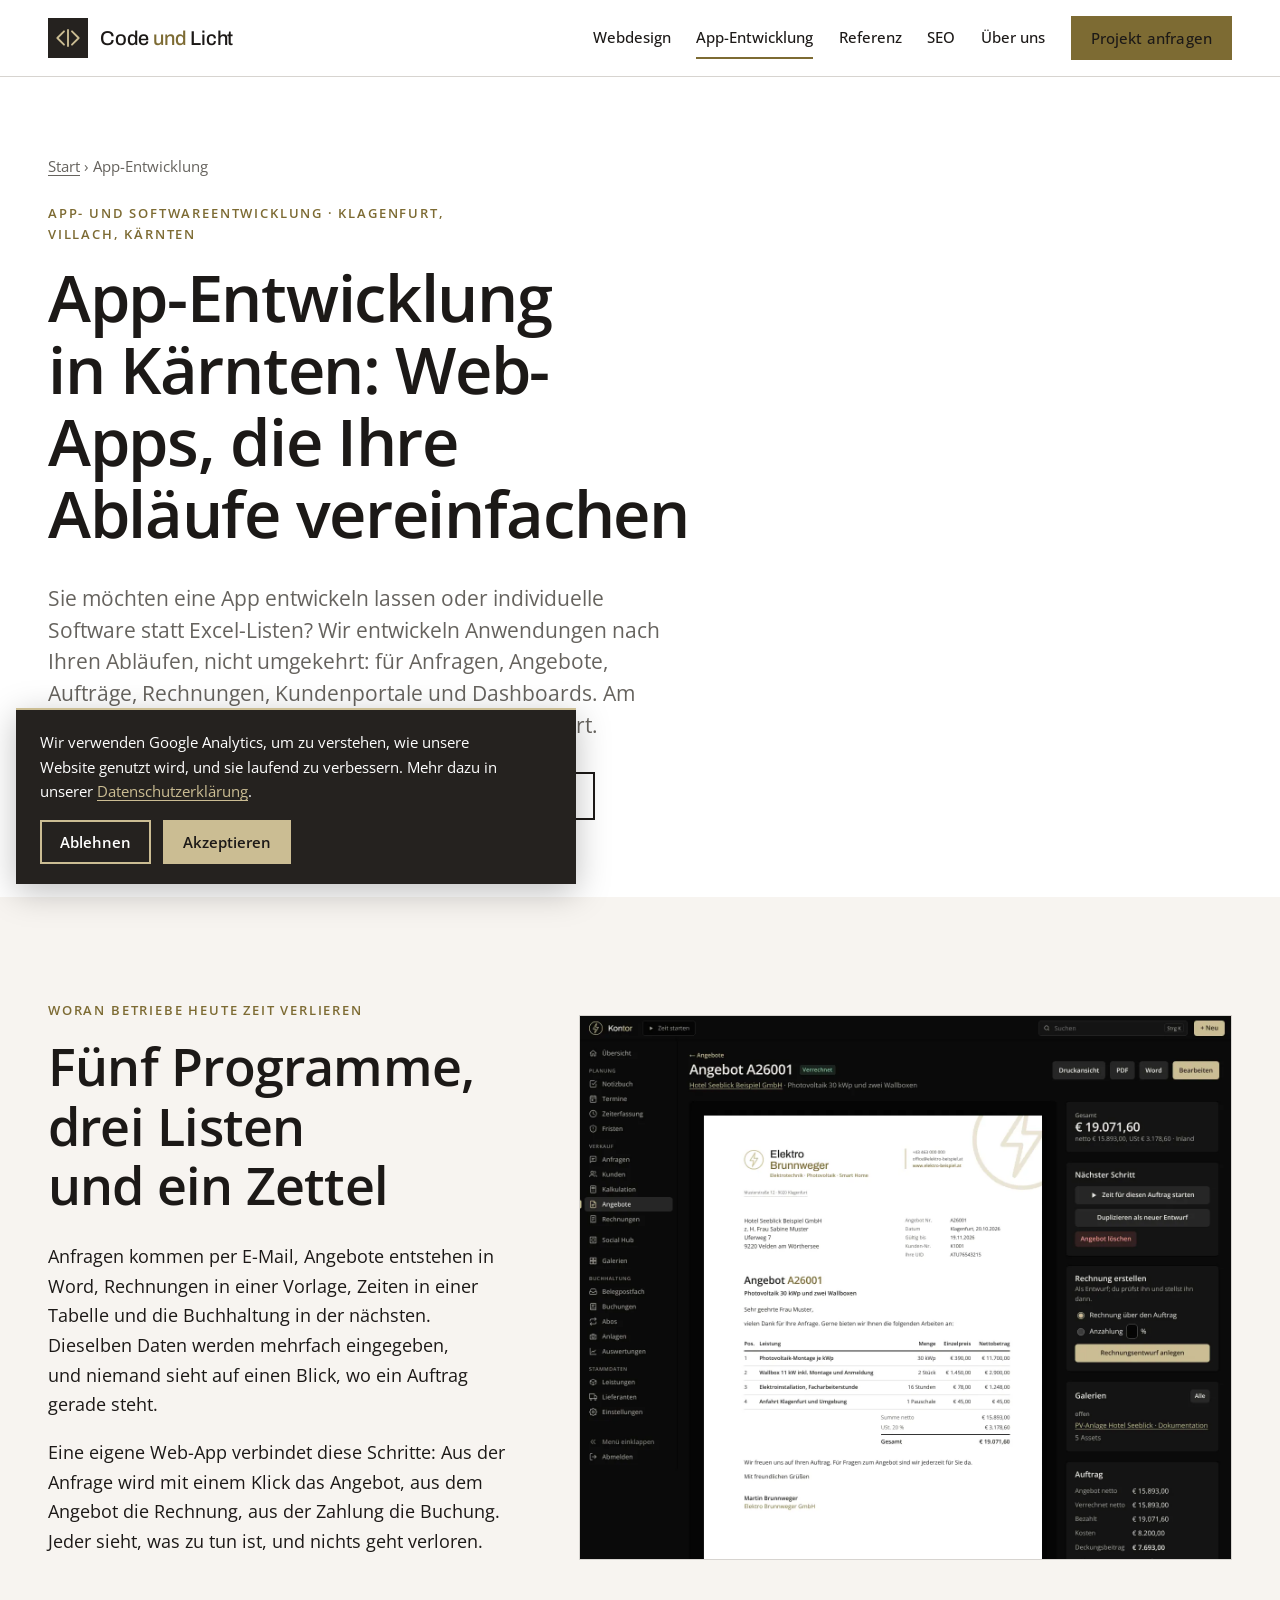
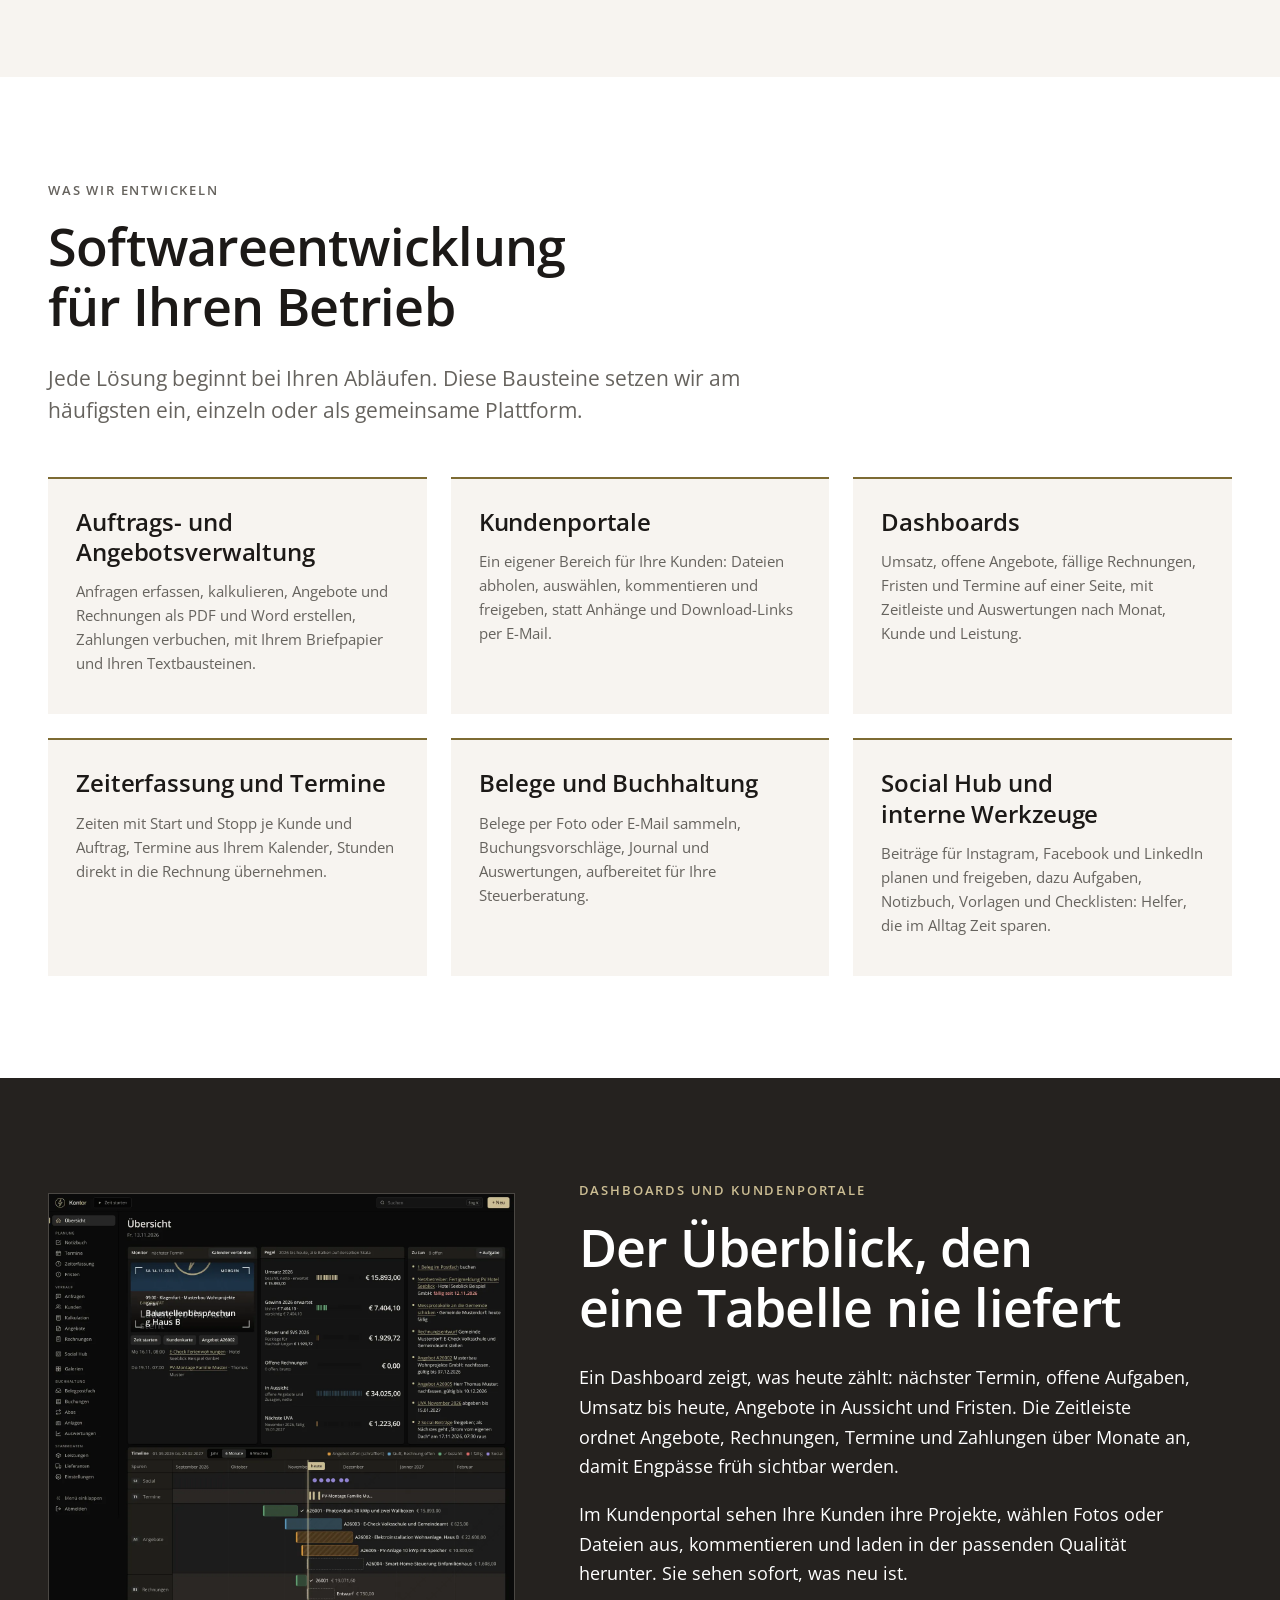
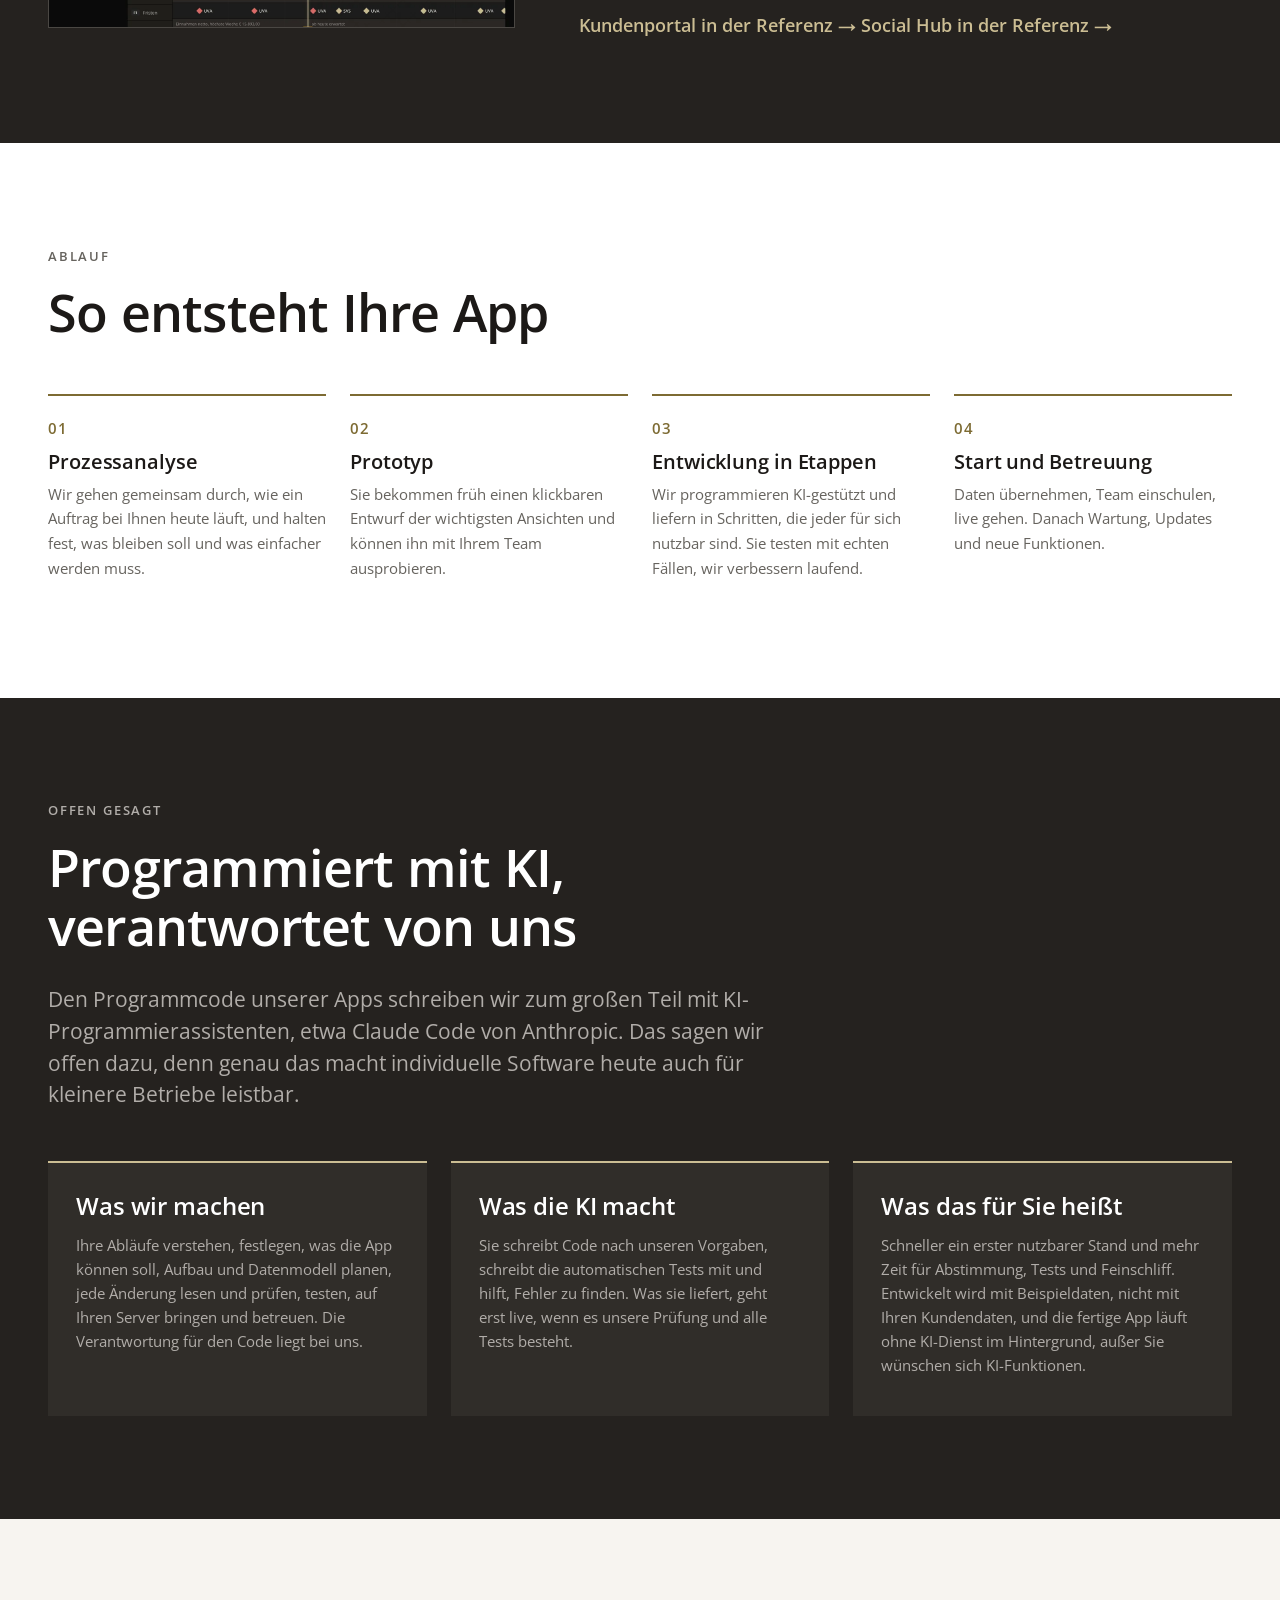
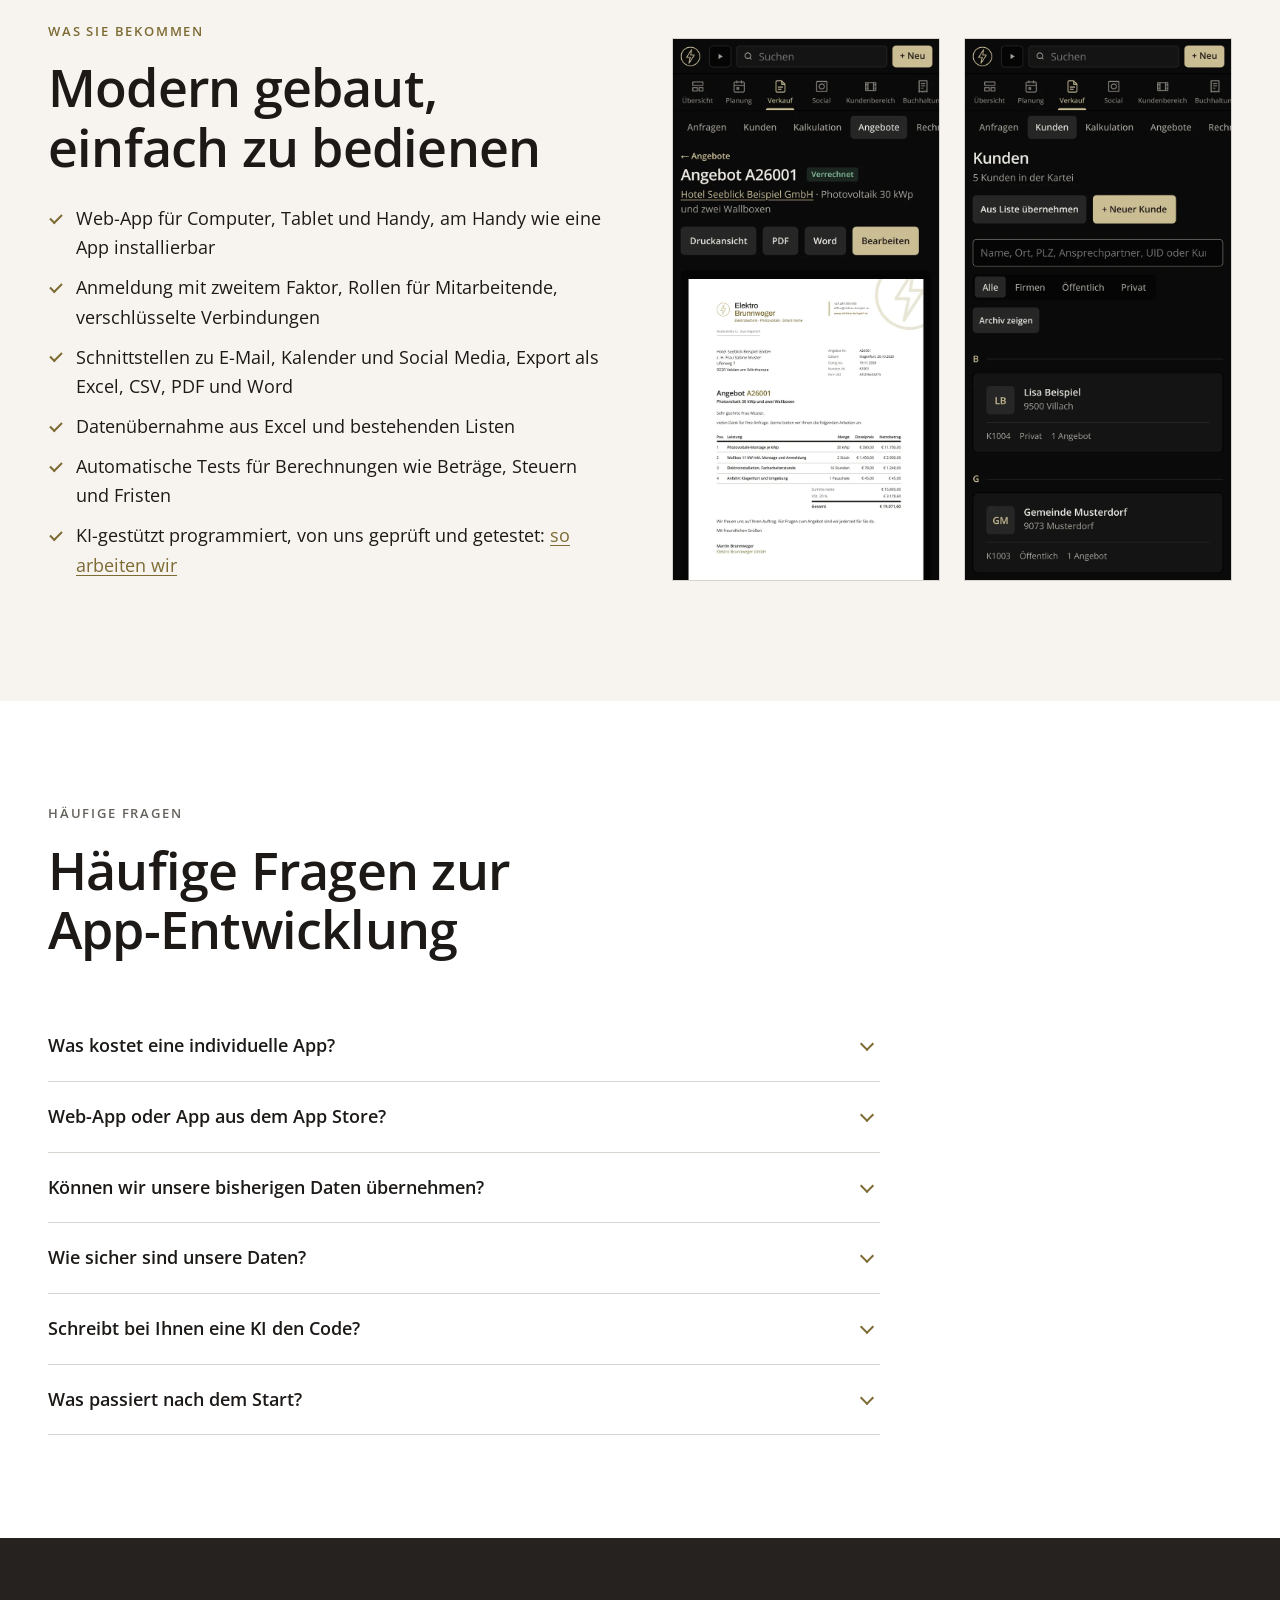
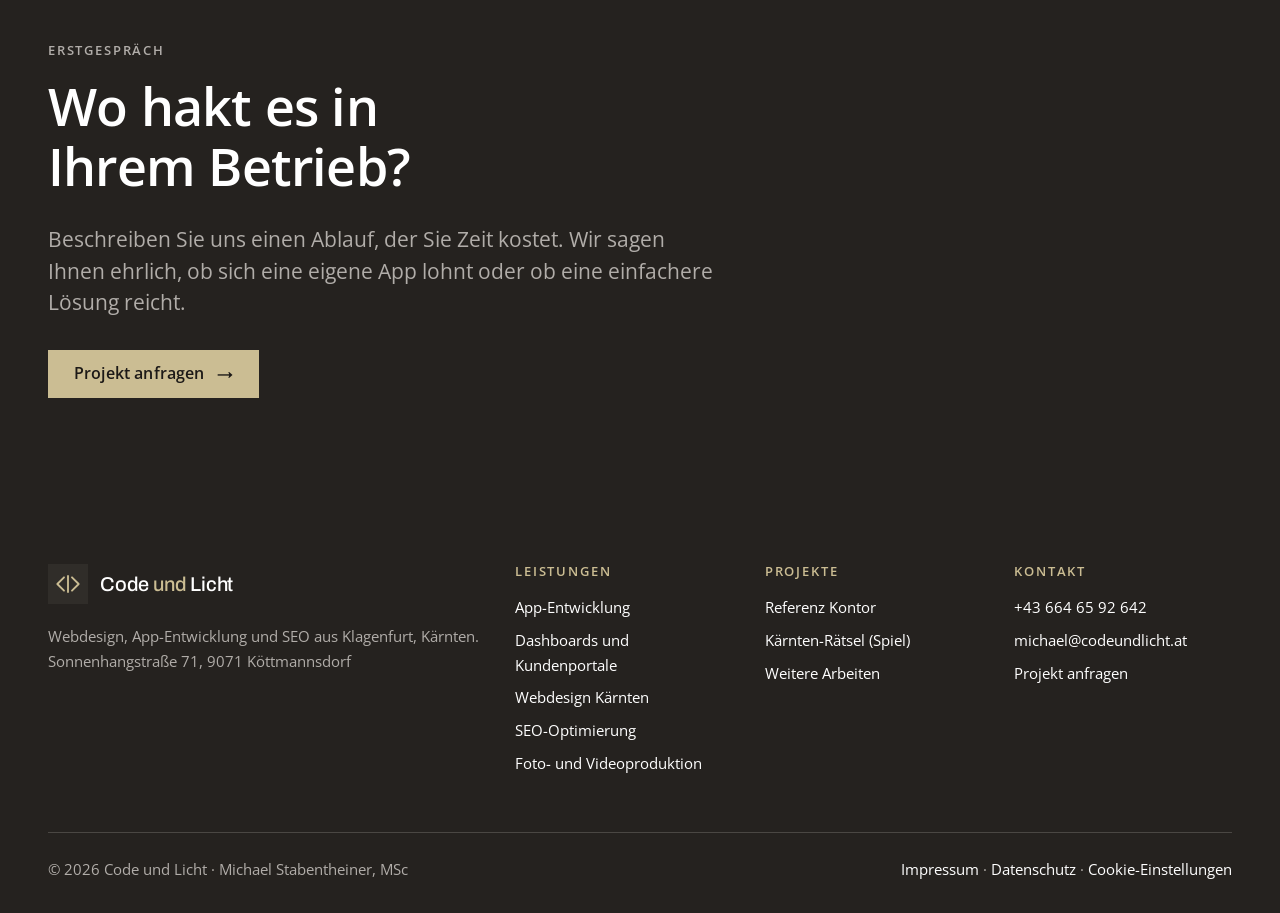
<file: app-entwicklung/index.html>
<!DOCTYPE html>
<html lang="de-AT">
<head>
  <meta charset="UTF-8">
  <meta name="viewport" content="width=device-width, initial-scale=1">
  <title>App-Entwicklung Kärnten: Web-Apps &amp; Software nach Maß</title>
  <meta name="description" content="Web-Apps, Dashboards und Kundenportale nach Ihren Abläufen: App-Entwicklung aus Klagenfurt für Unternehmen in Kärnten und ganz Österreich.">
  <meta name="robots" content="index, follow, max-image-preview:large">
  <link rel="canonical" href="https://www.codeundlicht.at/app-entwicklung/">
  <meta property="og:type" content="website">
  <meta property="og:locale" content="de_AT">
  <meta property="og:site_name" content="Code und Licht">
  <meta property="og:title" content="App-Entwicklung Kärnten: Web-Apps &amp; Software nach Maß">
  <meta property="og:description" content="Web-Apps, Dashboards und Kundenportale nach Ihren Abläufen: App-Entwicklung aus Klagenfurt für Unternehmen in Kärnten und ganz Österreich.">
  <meta property="og:url" content="https://www.codeundlicht.at/app-entwicklung/">
  <meta property="og:image" content="https://www.codeundlicht.at/assets/images/referenz-kontor/kontor-dashboard-uebersicht.jpg">
  <meta name="twitter:card" content="summary_large_image">
  <meta name="theme-color" content="#25221F">
  <link rel="icon" href="../assets/images/favicon.svg" type="image/svg+xml">
  <link rel="apple-touch-icon" href="../assets/images/apple-touch-icon.png">
  <link rel="preload" href="../assets/fonts/opensans-latin-400-600.woff2" as="font" type="font/woff2" crossorigin>
  <link rel="preload" as="image" href="../assets/images/referenz-kontor/kontor-angebot-720.webp" type="image/webp" fetchpriority="high">
  <link rel="stylesheet" href="../css/site.css">
  <script type="application/ld+json">
{
 "@context": "https://schema.org",
 "@graph": [
  {
   "@type": "ProfessionalService",
   "@id": "https://www.codeundlicht.at/#organisation",
   "name": "Code und Licht",
   "alternateName": "Code und Licht · Webdesign und App-Entwicklung Kärnten",
   "description": "Webdesign, App-Entwicklung und SEO aus Klagenfurt, Kärnten: Websites, Web-Apps, Dashboards und Kundenportale für kleine und mittelständische Unternehmen und Tourismusbetriebe.",
   "url": "https://www.codeundlicht.at/",
   "logo": "https://www.codeundlicht.at/assets/images/code-und-licht-logo.png",
   "image": "https://www.codeundlicht.at/assets/images/referenz-kontor/kontor-dashboard-uebersicht.jpg",
   "founder": {
    "@type": "Person",
    "name": "Michael Stabentheiner",
    "honorificSuffix": "MSc"
   },
   "email": "michael@codeundlicht.at",
   "telephone": "+43 664 65 92 642",
   "vatID": "ATU69786635",
   "address": {
    "@type": "PostalAddress",
    "streetAddress": "Sonnenhangstraße 71",
    "postalCode": "9071",
    "addressLocality": "Köttmannsdorf",
    "addressRegion": "Kärnten",
    "addressCountry": "AT"
   },
   "areaServed": [
    {
     "@type": "City",
     "name": "Klagenfurt"
    },
    {
     "@type": "City",
     "name": "Villach"
    },
    {
     "@type": "AdministrativeArea",
     "name": "Kärnten"
    },
    {
     "@type": "Country",
     "name": "Österreich"
    }
   ],
   "knowsAbout": [
    "Webdesign",
    "Homepage erstellen",
    "App-Entwicklung",
    "Softwareentwicklung",
    "Web-Apps",
    "Dashboards",
    "Kundenportale",
    "Prozessoptimierung",
    "Automatisierung",
    "SEO",
    "Suchmaschinenoptimierung",
    "Landingpages",
    "Spieleentwicklung"
   ],
   "sameAs": [
    "https://www.instagram.com/michael.stabentheiner/",
    "https://at.linkedin.com/company/michaelstabentheiner",
    "https://www.facebook.com/michael.stabentheiner/",
    "https://www.michaelstabentheiner.at/"
   ]
  },
  {
   "@type": "WebSite",
   "@id": "https://www.codeundlicht.at/#website",
   "url": "https://www.codeundlicht.at/",
   "name": "Code und Licht",
   "inLanguage": "de-AT",
   "publisher": {
    "@id": "https://www.codeundlicht.at/#organisation"
   }
  },
  {
   "@type": "WebPage",
   "@id": "https://www.codeundlicht.at/app-entwicklung/#seite",
   "url": "https://www.codeundlicht.at/app-entwicklung/",
   "name": "App-Entwicklung Kärnten: Web-Apps & Software nach Maß",
   "description": "Web-Apps, Dashboards und Kundenportale nach Ihren Abläufen: App-Entwicklung aus Klagenfurt für Unternehmen in Kärnten und ganz Österreich.",
   "inLanguage": "de-AT",
   "isPartOf": {
    "@id": "https://www.codeundlicht.at/#website"
   },
   "about": {
    "@id": "https://www.codeundlicht.at/#organisation"
   },
   "primaryImageOfPage": {
    "@type": "ImageObject",
    "url": "https://www.codeundlicht.at/assets/images/referenz-kontor/kontor-dashboard-uebersicht.jpg"
   }
  },
  {
   "@type": "BreadcrumbList",
   "itemListElement": [
    {
     "@type": "ListItem",
     "position": 1,
     "name": "Start",
     "item": "https://www.codeundlicht.at/"
    },
    {
     "@type": "ListItem",
     "position": 2,
     "name": "App-Entwicklung",
     "item": "https://www.codeundlicht.at/app-entwicklung/"
    }
   ]
  },
  {
   "@type": "Service",
   "@id": "https://www.codeundlicht.at/app-entwicklung/#leistung",
   "name": "App-Entwicklung",
   "serviceType": "Entwicklung von Web-Apps, Dashboards und Kundenportalen",
   "provider": {
    "@id": "https://www.codeundlicht.at/#organisation"
   },
   "areaServed": [
    {
     "@type": "AdministrativeArea",
     "name": "Kärnten"
    },
    {
     "@type": "Country",
     "name": "Österreich"
    }
   ],
   "description": "Individuelle Web-Apps nach den Abläufen des Unternehmens: Anfragen, Angebote, Aufträge, Rechnungen, Kundenportale und Dashboards, am Computer und am Handy."
  },
  {
   "@type": "FAQPage",
   "mainEntity": [
    {
     "@type": "Question",
     "name": "Was kostet eine individuelle App?",
     "acceptedAnswer": {
      "@type": "Answer",
      "text": "Das hängt vom Umfang ab. Nach dem ersten Gespräch und der Prozessanalyse bekommen Sie ein verbindliches Angebot für die erste Etappe, die bereits für sich nutzbar ist. So wissen Sie vorab, was Sie bekommen und was es kostet."
     }
    },
    {
     "@type": "Question",
     "name": "Web-App oder App aus dem App Store?",
     "acceptedAnswer": {
      "@type": "Answer",
      "text": "Für die meisten Betriebe reicht eine Web-App: Sie läuft im Browser am Computer, Tablet und Handy und lässt sich am Handy wie eine App auf den Startbildschirm legen, ohne App Store und ohne Updates über den Store. Braucht Ihr Projekt Funktionen, die nur eine App aus dem Store bietet, besprechen wir das im Erstgespräch."
     }
    },
    {
     "@type": "Question",
     "name": "Können wir unsere bisherigen Daten übernehmen?",
     "acceptedAnswer": {
      "@type": "Answer",
      "text": "Ja. Kundenlisten, Leistungen und andere Daten aus Excel oder CSV übernehmen wir beim Start. Umgekehrt lassen sich Ihre Daten jederzeit wieder exportieren, etwa als Excel, CSV oder PDF."
     }
    },
    {
     "@type": "Question",
     "name": "Wie sicher sind unsere Daten?",
     "acceptedAnswer": {
      "@type": "Answer",
      "text": "Wir planen Datenschutz von Anfang an mit: Anmeldung mit Passwort und zweitem Faktor, verschlüsselte Verbindungen, Rollen für Mitarbeitende, regelmäßige Sicherungen und ein Hosting, das zu Ihren Anforderungen an die DSGVO passt."
     }
    },
    {
     "@type": "Question",
     "name": "Schreibt bei Ihnen eine KI den Code?",
     "acceptedAnswer": {
      "@type": "Answer",
      "text": "Zum großen Teil ja. Wir programmieren mit KI-Assistenten wie Claude Code: Wir planen, beschreiben jeden Schritt und prüfen das Ergebnis, die KI schreibt den Code und die Tests dazu. Live geht nur, was unsere Prüfung und alle automatischen Tests besteht. Die Verantwortung und die Betreuung bleiben bei uns."
     }
    },
    {
     "@type": "Question",
     "name": "Was passiert nach dem Start?",
     "acceptedAnswer": {
      "@type": "Answer",
      "text": "Wir bleiben Ihr Ansprechpartner: Wartung, Sicherheitsupdates, Fehlerbehebung und neue Funktionen, wenn Ihr Betrieb wächst oder sich Abläufe ändern."
     }
    }
   ]
  }
 ]
}
  </script>
</head>
<body>
<a class="skip" href="#inhalt">Zum Inhalt</a>
<header class="hd">
  <div class="hd__inner">
    <a href="../" class="logo" aria-label="Code und Licht, Startseite"><span class="logo__mark"><svg viewBox="0 0 36 26" fill="none" stroke="currentColor" stroke-width="2.8" stroke-linecap="round" stroke-linejoin="round" aria-hidden="true"><path d="M12 3 L2 13 L12 23"/><path d="M24 3 L34 13 L24 23"/><line x1="18" y1="1" x2="18" y2="25"/></svg></span><span class="logo__word">Code <em>und</em> Licht</span></a>
    <button class="burger" id="navBurger" aria-label="Menü öffnen" aria-expanded="false" aria-controls="navLinks"><span></span><span></span></button>
    <nav class="nav" id="navLinks" aria-label="Hauptnavigation">
      <a href="../webdesign-kaernten/">Webdesign</a>
      <a href="../app-entwicklung/" aria-current="page">App-Entwicklung</a>
      <a href="../referenzen/kontor/">Referenz</a>
      <a href="../seo-optimierung/">SEO</a>
      <a href="../#ueber">Über uns</a>
      <a href="../#kontakt" class="btn btn--primary">Projekt anfragen</a>
    </nav>
  </div>
</header>

<main id="inhalt">
<section class="page-hero">
  <div class="container">
    <p class="crumbs"><a href="../">Start</a> › App-Entwicklung</p>
    <p class="eyebrow">App- und Softwareentwicklung · Klagenfurt, Villach, Kärnten</p>
    <h1>App-Entwicklung in Kärnten: Web-Apps, die Ihre Abläufe vereinfachen</h1>
    <p class="lead">Sie möchten eine App entwickeln lassen oder individuelle Software statt Excel-Listen? Wir entwickeln Anwendungen nach Ihren Abläufen, nicht umgekehrt: für Anfragen, Angebote, Aufträge, Rechnungen, Kundenportale und Dashboards. Am Computer und am Handy, mit Ihren Daten an einem Ort.</p>
    <div class="actions">
      <a href="../#kontakt" class="btn btn--primary">Erstgespräch vereinbaren <span aria-hidden="true">→</span></a>
      <a href="../referenzen/kontor/" class="btn btn--secondary">Referenz Kontor ansehen</a>
    </div>
  </div>
</section>

<section class="section section--alt">
  <div class="container split split--wide-media">
    <div>
      <p class="eyebrow">Woran Betriebe heute Zeit verlieren</p>
      <h2>Fünf Programme, drei Listen und ein Zettel</h2>
      <p>Anfragen kommen per E-Mail, Angebote entstehen in Word, Rechnungen in einer Vorlage, Zeiten in einer Tabelle und die Buchhaltung in der nächsten. Dieselben Daten werden mehrfach eingegeben, und niemand sieht auf einen Blick, wo ein Auftrag gerade steht.</p>
      <p>Eine eigene Web-App verbindet diese Schritte: Aus der Anfrage wird mit einem Klick das Angebot, aus dem Angebot die Rechnung, aus der Zahlung die Buchung. Jeder sieht, was zu tun ist, und nichts geht verloren.</p>
    </div>
    <figure class="shot"><picture><source type="image/webp" srcset="../assets/images/referenz-kontor/kontor-angebot-720.webp 720w, ../assets/images/referenz-kontor/kontor-angebot.webp 1440w" sizes="(max-width: 900px) 100vw, 58vw"><img src="../assets/images/referenz-kontor/kontor-angebot.jpg" alt="Angebot in der Web-App Kontor mit Vorschau im Briefpapier, Gesamtbetrag und nächstem Schritt (Beispieldaten)" width="1440" height="1200" loading="lazy" decoding="async"></picture></figure>
  </div>
</section>

<section class="section">
  <div class="container">
    <div class="head">
      <p class="eyebrow">Was wir entwickeln</p>
      <h2>Softwareentwicklung für Ihren Betrieb</h2>
      <p class="lead">Jede Lösung beginnt bei Ihren Abläufen. Diese Bausteine setzen wir am häufigsten ein, einzeln oder als gemeinsame Plattform.</p>
    </div>
    <div class="cards">
      <article class="card"><h3>Auftrags- und Angebotsverwaltung</h3><p>Anfragen erfassen, kalkulieren, Angebote und Rechnungen als PDF und Word erstellen, Zahlungen verbuchen, mit Ihrem Briefpapier und Ihren Textbausteinen.</p></article>
      <article class="card"><h3>Kundenportale</h3><p>Ein eigener Bereich für Ihre Kunden: Dateien abholen, auswählen, kommentieren und freigeben, statt Anhänge und Download-Links per E-Mail.</p></article>
      <article class="card" id="dashboards"><h3>Dashboards</h3><p>Umsatz, offene Angebote, fällige Rechnungen, Fristen und Termine auf einer Seite, mit Zeitleiste und Auswertungen nach Monat, Kunde und Leistung.</p></article>
      <article class="card"><h3>Zeiterfassung und Termine</h3><p>Zeiten mit Start und Stopp je Kunde und Auftrag, Termine aus Ihrem Kalender, Stunden direkt in die Rechnung übernehmen.</p></article>
      <article class="card"><h3>Belege und Buchhaltung</h3><p>Belege per Foto oder E-Mail sammeln, Buchungsvorschläge, Journal und Auswertungen, aufbereitet für Ihre Steuerberatung.</p></article>
      <article class="card"><h3>Social Hub und interne Werkzeuge</h3><p>Beiträge für Instagram, Facebook und LinkedIn planen und freigeben, dazu Aufgaben, Notizbuch, Vorlagen und Checklisten: Helfer, die im Alltag Zeit sparen.</p></article>
    </div>
  </div>
</section>

<section class="section dark">
  <div class="container split split--wide-media split--reverse">
    <div>
      <p class="eyebrow">Dashboards und Kundenportale</p>
      <h2>Der Überblick, den eine Tabelle nie liefert</h2>
      <p>Ein Dashboard zeigt, was heute zählt: nächster Termin, offene Aufgaben, Umsatz bis heute, Angebote in Aussicht und Fristen. Die Zeitleiste ordnet Angebote, Rechnungen, Termine und Zahlungen über Monate an, damit Engpässe früh sichtbar werden.</p>
      <p>Im Kundenportal sehen Ihre Kunden ihre Projekte, wählen Fotos oder Dateien aus, kommentieren und laden in der passenden Qualität herunter. Sie sehen sofort, was neu ist.</p>
      <a class="link" href="../referenzen/kontor/#portal">Kundenportal in der Referenz →</a> <a class="link" href="../referenzen/kontor/#social-hub">Social Hub in der Referenz →</a>
    </div>
    <figure class="shot"><picture><source type="image/webp" srcset="../assets/images/referenz-kontor/kontor-dashboard-uebersicht-720.webp 720w, ../assets/images/referenz-kontor/kontor-dashboard-uebersicht.webp 1440w" sizes="(max-width: 900px) 100vw, 58vw"><img src="../assets/images/referenz-kontor/kontor-dashboard-uebersicht.jpg" alt="Dashboard mit Monitor für den nächsten Termin, Pegel für Umsatz und offene Rechnungen, Aufgabenliste und Zeitleiste über sechs Monate (Beispieldaten)" width="1440" height="1340" loading="lazy" decoding="async"></picture></figure>
  </div>
</section>

<section class="section" id="ablauf">
  <div class="container">
    <div class="head">
      <p class="eyebrow">Ablauf</p>
      <h2>So entsteht Ihre App</h2>
    </div>
    <ol class="steps">
      <li><h3>Prozessanalyse</h3><p>Wir gehen gemeinsam durch, wie ein Auftrag bei Ihnen heute läuft, und halten fest, was bleiben soll und was einfacher werden muss.</p></li>
      <li><h3>Prototyp</h3><p>Sie bekommen früh einen klickbaren Entwurf der wichtigsten Ansichten und können ihn mit Ihrem Team ausprobieren.</p></li>
      <li><h3>Entwicklung in Etappen</h3><p>Wir programmieren KI-gestützt und liefern in Schritten, die jeder für sich nutzbar sind. Sie testen mit echten Fällen, wir verbessern laufend.</p></li>
      <li><h3>Start und Betreuung</h3><p>Daten übernehmen, Team einschulen, live gehen. Danach Wartung, Updates und neue Funktionen.</p></li>
    </ol>
  </div>
</section>

<section class="section dark" id="ki">
  <div class="container">
    <div class="head">
      <p class="eyebrow">Offen gesagt</p>
      <h2>Programmiert mit KI, verantwortet von uns</h2>
      <p class="lead">Den Programmcode unserer Apps schreiben wir zum großen Teil mit KI-Programmierassistenten, etwa Claude Code von Anthropic. Das sagen wir offen dazu, denn genau das macht individuelle Software heute auch für kleinere Betriebe leistbar.</p>
    </div>
    <div class="cards">
      <article class="card"><h3>Was wir machen</h3><p>Ihre Abläufe verstehen, festlegen, was die App können soll, Aufbau und Datenmodell planen, jede Änderung lesen und prüfen, testen, auf Ihren Server bringen und betreuen. Die Verantwortung für den Code liegt bei uns.</p></article>
      <article class="card"><h3>Was die KI macht</h3><p>Sie schreibt Code nach unseren Vorgaben, schreibt die automatischen Tests mit und hilft, Fehler zu finden. Was sie liefert, geht erst live, wenn es unsere Prüfung und alle Tests besteht.</p></article>
      <article class="card"><h3>Was das für Sie heißt</h3><p>Schneller ein erster nutzbarer Stand und mehr Zeit für Abstimmung, Tests und Feinschliff. Entwickelt wird mit Beispieldaten, nicht mit Ihren Kundendaten, und die fertige App läuft ohne KI-Dienst im Hintergrund, außer Sie wünschen sich KI-Funktionen.</p></article>
    </div>
  </div>
</section>

<section class="section section--alt">
  <div class="container split">
    <div>
      <p class="eyebrow">Was Sie bekommen</p>
      <h2>Modern gebaut, einfach zu bedienen</h2>
      <ul class="check">
        <li>Web-App für Computer, Tablet und Handy, am Handy wie eine App installierbar</li>
        <li>Anmeldung mit zweitem Faktor, Rollen für Mitarbeitende, verschlüsselte Verbindungen</li>
        <li>Schnittstellen zu E-Mail, Kalender und Social Media, Export als Excel, CSV, PDF und Word</li>
        <li>Datenübernahme aus Excel und bestehenden Listen</li>
        <li>Automatische Tests für Berechnungen wie Beträge, Steuern und Fristen</li>
        <li>KI-gestützt programmiert, von uns geprüft und getestet: <a href="#ki">so arbeiten wir</a></li>
      </ul>
    </div>
    <div class="shots-2">
      <figure class="shot shot--phone"><picture><source type="image/webp" srcset="../assets/images/referenz-kontor/kontor-handy-angebot-720.webp 720w, ../assets/images/referenz-kontor/kontor-handy-angebot.webp 1082w" sizes="(max-width: 700px) 100vw, 25vw"><img src="../assets/images/referenz-kontor/kontor-handy-angebot.jpg" alt="Angebot in Kontor am Handy mit Status, Druckansicht, PDF und Word (Beispieldaten)" width="1082" height="2202" loading="lazy" decoding="async"></picture></figure>
      <figure class="shot shot--phone"><picture><source type="image/webp" srcset="../assets/images/referenz-kontor/kontor-handy-kunden-720.webp 720w, ../assets/images/referenz-kontor/kontor-handy-kunden.webp 1082w" sizes="(max-width: 700px) 100vw, 25vw"><img src="../assets/images/referenz-kontor/kontor-handy-kunden.jpg" alt="Kundenliste in Kontor am Handy mit Suche und Filtern (Beispieldaten)" width="1082" height="2202" loading="lazy" decoding="async"></picture></figure>
    </div>
  </div>
</section>

<section class="section">
  <div class="container">
    <div class="head">
      <p class="eyebrow">Häufige Fragen</p>
      <h2>Häufige Fragen zur App-Entwicklung</h2>
    </div>
    <div class="faq">
      <details><summary>Was kostet eine individuelle App?</summary><p>Das hängt vom Umfang ab. Nach dem ersten Gespräch und der Prozessanalyse bekommen Sie ein verbindliches Angebot für die erste Etappe, die bereits für sich nutzbar ist. So wissen Sie vorab, was Sie bekommen und was es kostet.</p></details>
      <details><summary>Web-App oder App aus dem App Store?</summary><p>Für die meisten Betriebe reicht eine Web-App: Sie läuft im Browser am Computer, Tablet und Handy und lässt sich am Handy wie eine App auf den Startbildschirm legen, ohne App Store und ohne Updates über den Store. Braucht Ihr Projekt Funktionen, die nur eine App aus dem Store bietet, besprechen wir das im Erstgespräch.</p></details>
      <details><summary>Können wir unsere bisherigen Daten übernehmen?</summary><p>Ja. Kundenlisten, Leistungen und andere Daten aus Excel oder CSV übernehmen wir beim Start. Umgekehrt lassen sich Ihre Daten jederzeit wieder exportieren, etwa als Excel, CSV oder PDF.</p></details>
      <details><summary>Wie sicher sind unsere Daten?</summary><p>Wir planen Datenschutz von Anfang an mit: Anmeldung mit Passwort und zweitem Faktor, verschlüsselte Verbindungen, Rollen für Mitarbeitende, regelmäßige Sicherungen und ein Hosting, das zu Ihren Anforderungen an die DSGVO passt.</p></details>
      <details><summary>Schreibt bei Ihnen eine KI den Code?</summary><p>Zum großen Teil ja. Wir programmieren mit KI-Assistenten wie Claude Code: Wir planen, beschreiben jeden Schritt und prüfen das Ergebnis, die KI schreibt den Code und die Tests dazu. Live geht nur, was unsere Prüfung und alle automatischen Tests besteht. Die Verantwortung und die Betreuung bleiben bei uns.</p></details>
      <details><summary>Was passiert nach dem Start?</summary><p>Wir bleiben Ihr Ansprechpartner: Wartung, Sicherheitsupdates, Fehlerbehebung und neue Funktionen, wenn Ihr Betrieb wächst oder sich Abläufe ändern.</p></details>
    </div>
  </div>
</section>

<section class="section dark cta">
  <div class="container">
    <p class="eyebrow">Erstgespräch</p>
    <h2>Wo hakt es in Ihrem Betrieb?</h2>
    <p class="lead">Beschreiben Sie uns einen Ablauf, der Sie Zeit kostet. Wir sagen Ihnen ehrlich, ob sich eine eigene App lohnt oder ob eine einfachere Lösung reicht.</p>
    <div class="actions"><a href="../#kontakt" class="btn btn--primary">Projekt anfragen <span aria-hidden="true">→</span></a></div>
  </div>
</section>
</main>

<footer class="ft dark">
  <div class="container">
    <div class="ft__grid">
      <div>
        <a href="../" class="logo" aria-label="Code und Licht, Startseite"><span class="logo__mark"><svg viewBox="0 0 36 26" fill="none" stroke="currentColor" stroke-width="2.8" stroke-linecap="round" stroke-linejoin="round" aria-hidden="true"><path d="M12 3 L2 13 L12 23"/><path d="M24 3 L34 13 L24 23"/><line x1="18" y1="1" x2="18" y2="25"/></svg></span><span class="logo__word">Code <em>und</em> Licht</span></a>
        <p style="margin-top:20px">Webdesign, App-Entwicklung und SEO aus Klagenfurt, Kärnten.<br>Sonnenhangstraße 71, 9071 Köttmannsdorf</p>
      </div>
      <div>
        <h2>Leistungen</h2>
        <ul>
          <li><a href="../app-entwicklung/">App-Entwicklung</a></li>
          <li><a href="../app-entwicklung/#dashboards">Dashboards und Kundenportale</a></li>
          <li><a href="../webdesign-kaernten/">Webdesign Kärnten</a></li>
          <li><a href="../seo-optimierung/">SEO-Optimierung</a></li>
          <li><a href="https://www.michaelstabentheiner.at/">Foto- und Videoproduktion</a></li>
        </ul>
      </div>
      <div>
        <h2>Projekte</h2>
        <ul>
          <li><a href="../referenzen/kontor/">Referenz Kontor</a></li>
          <li><a href="../kaernten-raetsel/">Kärnten-Rätsel (Spiel)</a></li>
          <li><a href="../#arbeiten">Weitere Arbeiten</a></li>
        </ul>
      </div>
      <div>
        <h2>Kontakt</h2>
        <ul>
          <li><a href="tel:+436646592642">+43 664 65 92 642</a></li>
          <li><a href="mailto:michael@codeundlicht.at">michael@codeundlicht.at</a></li>
          <li><a href="../#kontakt">Projekt anfragen</a></li>
        </ul>
      </div>
    </div>
    <div class="ft__bottom">
      <span>© <span id="year">2026</span> Code und Licht · Michael Stabentheiner, MSc</span>
      <span><a href="../impressum.html">Impressum</a> · <a href="../impressum.html#datenschutz">Datenschutz</a> · <a href="#" class="js-cookie-settings">Cookie-Einstellungen</a></span>
    </div>
  </div>
</footer>

<script src="../js/main.js" defer></script>
</body>
</html>
</file>
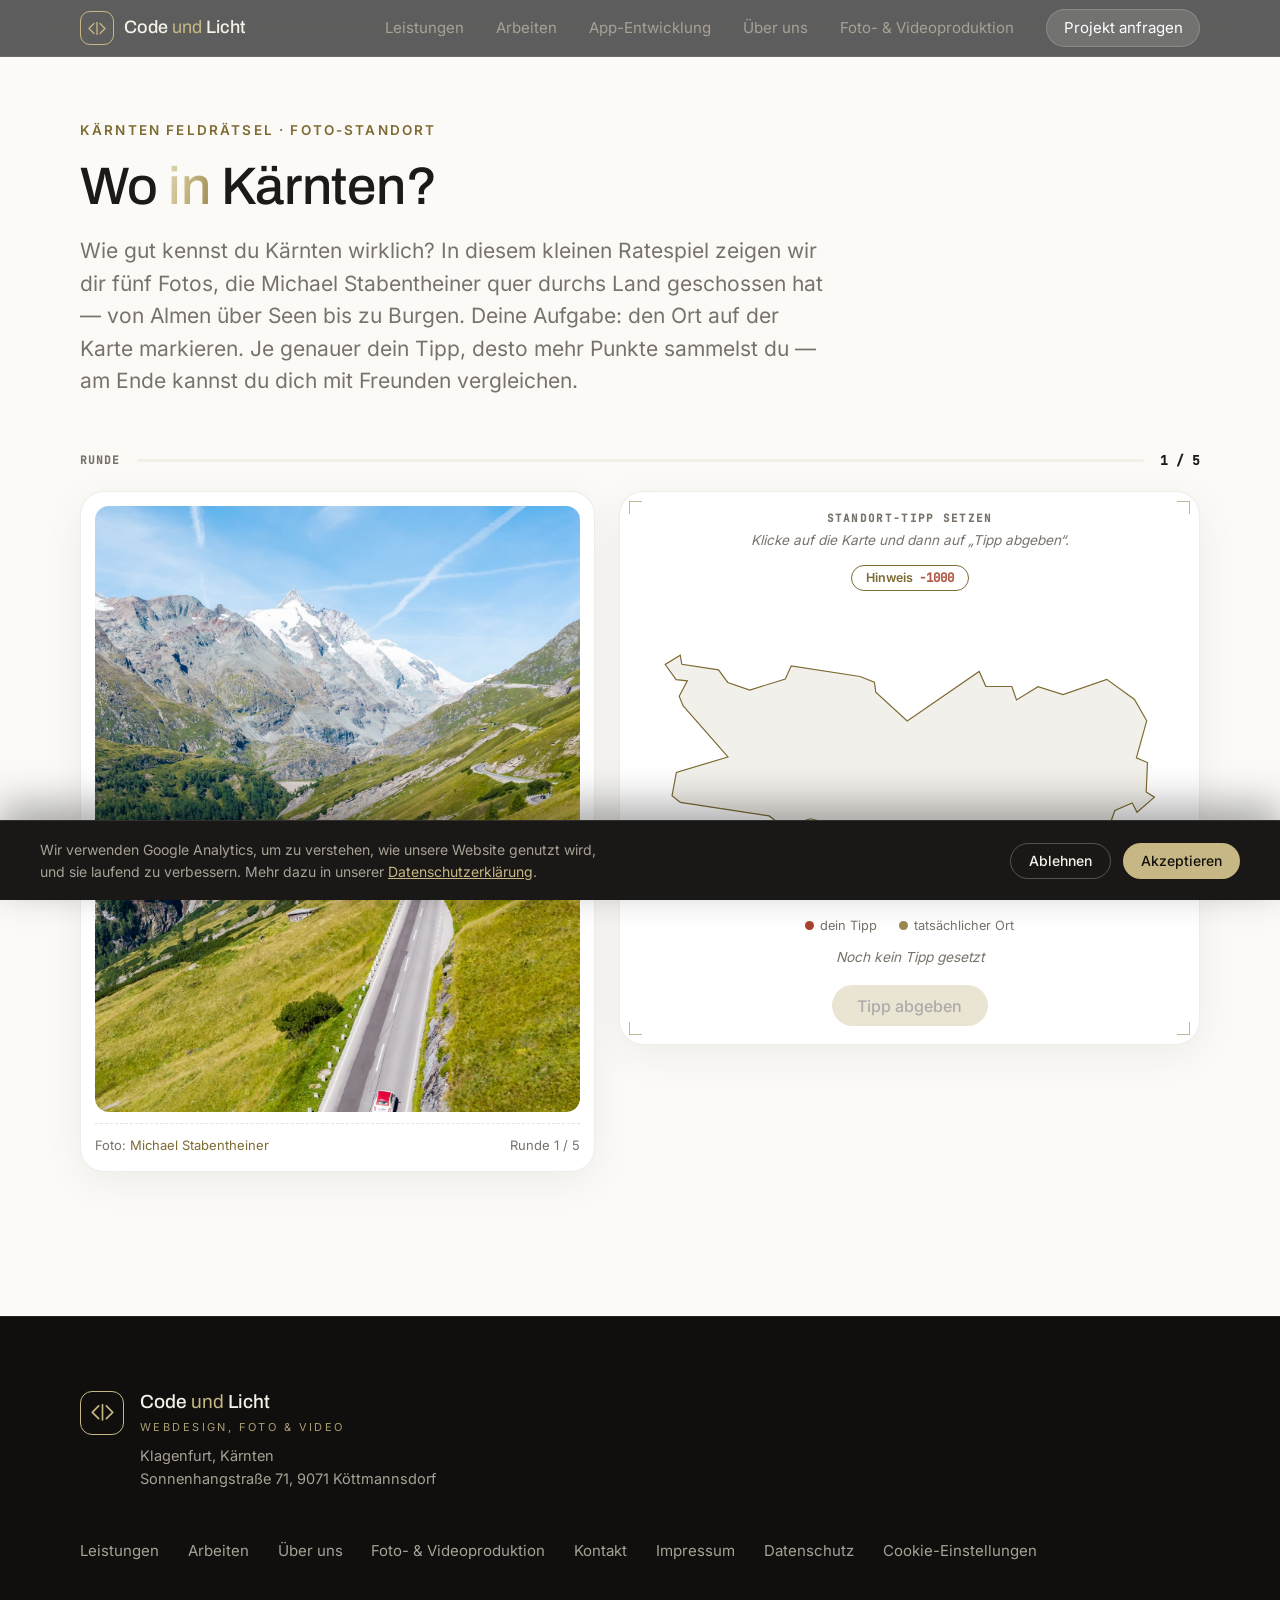
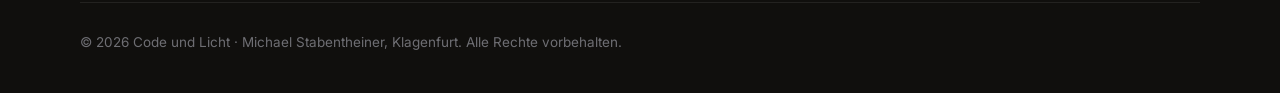
<file: kaernten-raetsel/index.html>
<!DOCTYPE html>
<html lang="de-AT">
<head>
  <meta charset="UTF-8">
  <meta name="viewport" content="width=device-width, initial-scale=1.0">
  <title>Kärnten-Rätsel — Foto-Geo-Ratespiel | Code und Licht</title>
  <meta name="description" content="Errätst du, wo diese Fotos in Kärnten aufgenommen wurden? Ein kostenloses Geo-Ratespiel von Code und Licht mit Fotos von Michael Stabentheiner — von Almen über Seen bis zu Burgen.">
  <meta name="robots" content="index, follow">
  <link rel="canonical" href="https://www.codeundlicht.at/kaernten-raetsel/">
  <meta property="og:type" content="website">
  <meta property="og:site_name" content="Code und Licht">
  <meta property="og:title" content="Kärnten-Rätsel — Foto-Geo-Ratespiel">
  <meta property="og:description" content="Errätst du, wo diese Fotos aufgenommen wurden? Setz deinen Tipp auf der Karte und sammle Punkte.">
  <meta property="og:image" content="https://www.codeundlicht.at/kaernten-raetsel/images/og-image.jpg">
  <meta property="og:image:width" content="1200">
  <meta property="og:image:height" content="630">
  <meta property="og:url" content="https://www.codeundlicht.at/kaernten-raetsel/">
  <meta property="og:locale" content="de_AT">
  <meta name="twitter:card" content="summary_large_image">
  <meta name="twitter:title" content="Kärnten-Rätsel — Foto-Geo-Ratespiel">
  <meta name="twitter:description" content="Errätst du, wo diese Fotos aufgenommen wurden? Setz deinen Tipp auf der Karte und sammle Punkte.">
  <meta name="twitter:image" content="https://www.codeundlicht.at/kaernten-raetsel/images/og-image.jpg">
  <link rel="icon" href="data:image/svg+xml,<svg xmlns='http://www.w3.org/2000/svg' viewBox='0 0 24 24'><rect width='24' height='24' rx='6' fill='%231a1816'/><g transform='translate(4 6.2) scale(0.444)' fill='none' stroke='%23c6b784' stroke-width='3.6' stroke-linecap='round' stroke-linejoin='round'><path d='M12 3 L2 13 L12 23'/><path d='M24 3 L34 13 L24 23'/><line x1='18' y1='1' x2='18' y2='25'/></g></svg>">
  <link rel="preload" href="/assets/fonts/archivo.woff2" as="font" type="font/woff2" crossorigin>
  <link rel="preload" href="/assets/fonts/inter.woff2" as="font" type="font/woff2" crossorigin>
  <link rel="stylesheet" href="/css/style.css">
  <link rel="stylesheet" href="style.css">
</head>
<body>

  <!-- ===================== NAVIGATION ===================== -->
  <header class="nav" id="nav">
    <div class="nav__inner">
      <a href="/index.html#top" class="nav__logo" aria-label="Code und Licht, Startseite">
        <span class="logo-mark" aria-hidden="true"><svg class="logo-mark__glyph" viewBox="0 0 36 26" fill="none" stroke="currentColor" stroke-width="2.6" stroke-linecap="round" stroke-linejoin="round"><path d="M12 3 L2 13 L12 23"/><path d="M24 3 L34 13 L24 23"/><line x1="18" y1="1" x2="18" y2="25"/></svg></span>
        <span class="logo-word">Code <em>und</em> Licht</span>
      </a>
      <nav class="nav__links" id="navLinks" aria-label="Hauptnavigation">
        <a href="/index.html#leistungen">Leistungen</a>
        <a href="/index.html#arbeiten">Arbeiten</a>
        <a href="/app-entwicklung/">App-Entwicklung</a>
        <a href="/index.html#ueber">Über uns</a>
        <a href="https://www.michaelstabentheiner.at" target="_blank" rel="noopener">Foto- & Videoproduktion</a>
        <a href="/index.html#kontakt" class="nav__cta">Projekt anfragen</a>
      </nav>
      <button class="nav__burger" id="navBurger" aria-label="Menü öffnen" aria-expanded="false">
        <span></span><span></span>
      </button>
    </div>
  </header>

  <main id="top">
    <section class="section section--light">
      <div class="container">
        <p class="section__eyebrow reveal">Kärnten Feldrätsel · Foto-Standort</p>
        <h1 class="section__title reveal">Wo <span class="grad-text">in</span> Kärnten?</h1>
        <p class="section__sub reveal">
          Wie gut kennst du Kärnten wirklich? In diesem kleinen Ratespiel zeigen wir dir
          fünf Fotos, die Michael Stabentheiner quer durchs Land geschossen hat — von Almen
          über Seen bis zu Burgen. Deine Aufgabe: den Ort auf der Karte markieren. Je genauer
          dein Tipp, desto mehr Punkte sammelst du — am Ende kannst du dich mit Freunden
          vergleichen.
        </p>

        <div class="kr-challenge" id="krChallengeBanner" hidden>
          <span class="kr-challenge__flag">⚔</span>
          <span id="krChallengeText"></span>
        </div>

        <div class="kr-progress" id="krProgress">
          <span class="kr-progress__label">Runde</span>
          <span class="kr-progress__track"><span class="kr-progress__fill" id="krProgressFill" style="width:0%"></span></span>
          <span class="kr-progress__count" id="krProgressCount">1 / 5</span>
        </div>

        <div class="kr-grid" id="krGrid">
          <div class="kr-card kr-plate">
            <div class="kr-plate__frame">
              <img id="krPhoto" alt="Rätselfoto aus Kärnten">
            </div>
            <div class="kr-plate__caption">
              <span>Foto: <a href="https://www.michaelstabentheiner.at" target="_blank" rel="noopener">Michael Stabentheiner</a></span>
              <span id="krRoundIndicator"></span>
            </div>
          </div>

          <div class="kr-card kr-map">
            <span class="kr-corner kr-corner--tl"></span><span class="kr-corner kr-corner--tr"></span>
            <span class="kr-corner kr-corner--bl"></span><span class="kr-corner kr-corner--br"></span>
            <p class="kr-map__title">Standort-Tipp setzen</p>
            <p class="kr-map__instructions">Klicke auf die Karte und dann auf „Tipp abgeben“.</p>
            <div class="kr-map__meta">
              <button class="kr-clue-btn" id="krClueBtn">Hinweis <span class="kr-clue-btn__cost">−1000</span></button>
            </div>
            <p class="kr-clue-text" id="krClueText"></p>
            <svg id="krMap" class="kr-svg" viewBox="0 0 800 600"></svg>
            <div class="kr-legend">
              <span class="kr-legend-g"><i></i>dein Tipp</span>
              <span class="kr-legend-a"><i></i>tatsächlicher Ort</span>
            </div>
            <p class="kr-hint" id="krHint">Noch kein Tipp gesetzt</p>
            <div class="kr-controls">
              <button class="kr-btn" id="krGuessBtn" disabled>Tipp abgeben</button>
              <button class="kr-btn kr-btn--ghost" id="krNextBtn" style="display:none;">Nächstes Foto</button>
            </div>
          </div>
        </div>

        <div class="kr-card kr-result" id="krResultCard" hidden>
          <p class="kr-result__kicker">Auswertung</p>
          <div class="kr-result__score" id="krScoreValue">0<small> / 5000</small></div>
          <div class="kr-result__dist" id="krDistValue"></div>
          <p class="kr-result__breakdown" id="krBreakdown"></p>
          <div class="kr-result__place" id="krPlaceValue"></div>
        </div>

        <div class="kr-card kr-summary" id="krSummaryCard" hidden>
          <h2>Spiel beendet</h2>
          <div class="kr-summary__total" id="krTotalScore">0<small> / 25000</small></div>

          <div class="kr-compare" id="krCompareBanner" hidden></div>

          <table class="kr-table">
            <thead><tr><th>#</th><th>Ort</th><th>Entfernung</th><th>Punkte</th></tr></thead>
            <tbody id="krSummaryBody"></tbody>
          </table>

          <div class="kr-save-row">
            <input type="text" id="krNameInput" placeholder="Dein Name für die Bestenliste" maxlength="24">
            <button class="kr-btn" id="krSaveScoreBtn">Speichern</button>
          </div>
          <p class="kr-status" id="krSaveStatus"></p>

          <div class="kr-highscore">
            <h3>Bestenliste</h3>
            <ol id="krHighscoreList"></ol>
          </div>

          <div class="kr-share">
            <h3>Ergebnis teilen</h3>
            <div class="kr-share-row">
              <a class="kr-btn kr-btn--ghost" id="krShareWhatsapp" href="#" target="_blank" rel="noopener">WhatsApp</a>
              <button class="kr-btn kr-btn--ghost" id="krShareCopyBtn">Link kopieren</button>
            </div>
          </div>

          <div class="kr-share">
            <h3>Spieler herausfordern</h3>
            <div class="kr-share-row">
              <a class="kr-btn kr-btn--ghost" id="krChallengeWhatsapp" href="#" target="_blank" rel="noopener">WhatsApp</a>
              <button class="kr-btn kr-btn--ghost" id="krChallengeCopyBtn">Link kopieren</button>
            </div>
          </div>
          <p class="kr-status" id="krShareStatus"></p>

          <div class="kr-controls">
            <button class="kr-btn" id="krRestartBtn">Nochmal spielen</button>
          </div>

          <div class="kr-cta">
            <p>Dir gefällt dieses Spiel? <strong>Code und Licht</strong> entwickelt auch für Ihre Marke interaktive Mini-Games und individuelle Web-Projekte.</p>
            <a class="kr-btn kr-btn--ghost" href="/index.html#kontakt">Projekt anfragen</a>
          </div>
        </div>
      </div>
    </section>
  </main>

  <!-- ===================== FOOTER ===================== -->
  <footer class="footer">
    <div class="container footer__inner">
      <div class="footer__brand">
        <span class="logo-mark" aria-hidden="true"><svg class="logo-mark__glyph" viewBox="0 0 36 26" fill="none" stroke="currentColor" stroke-width="2.6" stroke-linecap="round" stroke-linejoin="round"><path d="M12 3 L2 13 L12 23"/><path d="M24 3 L34 13 L24 23"/><line x1="18" y1="1" x2="18" y2="25"/></svg></span>
        <div>
          <strong>Code <em>und</em> Licht</strong>
          <span class="logo-sub">Webdesign, Foto & Video</span>
          <p>Klagenfurt, Kärnten<br>Sonnenhangstraße 71, 9071 Köttmannsdorf</p>
        </div>
      </div>
      <nav class="footer__links" aria-label="Fußzeile">
        <a href="/index.html#leistungen">Leistungen</a>
        <a href="/index.html#arbeiten">Arbeiten</a>
        <a href="/index.html#ueber">Über uns</a>
        <a href="https://www.michaelstabentheiner.at" target="_blank" rel="noopener">Foto- & Videoproduktion</a>
        <a href="/index.html#kontakt">Kontakt</a>
        <a href="/impressum.html">Impressum</a>
        <a href="/impressum.html#datenschutz">Datenschutz</a>
        <a href="#" class="js-cookie-settings">Cookie-Einstellungen</a>
      </nav>
    </div>
    <div class="container footer__bottom">
      <p>© <span id="year">2026</span> Code und Licht · Michael Stabentheiner, Klagenfurt. Alle Rechte vorbehalten.</p>
    </div>
  </footer>

  <script src="/js/main.js"></script>
  <script src="data.js"></script>
  <script src="script.js"></script>
</body>
</html>
</file>
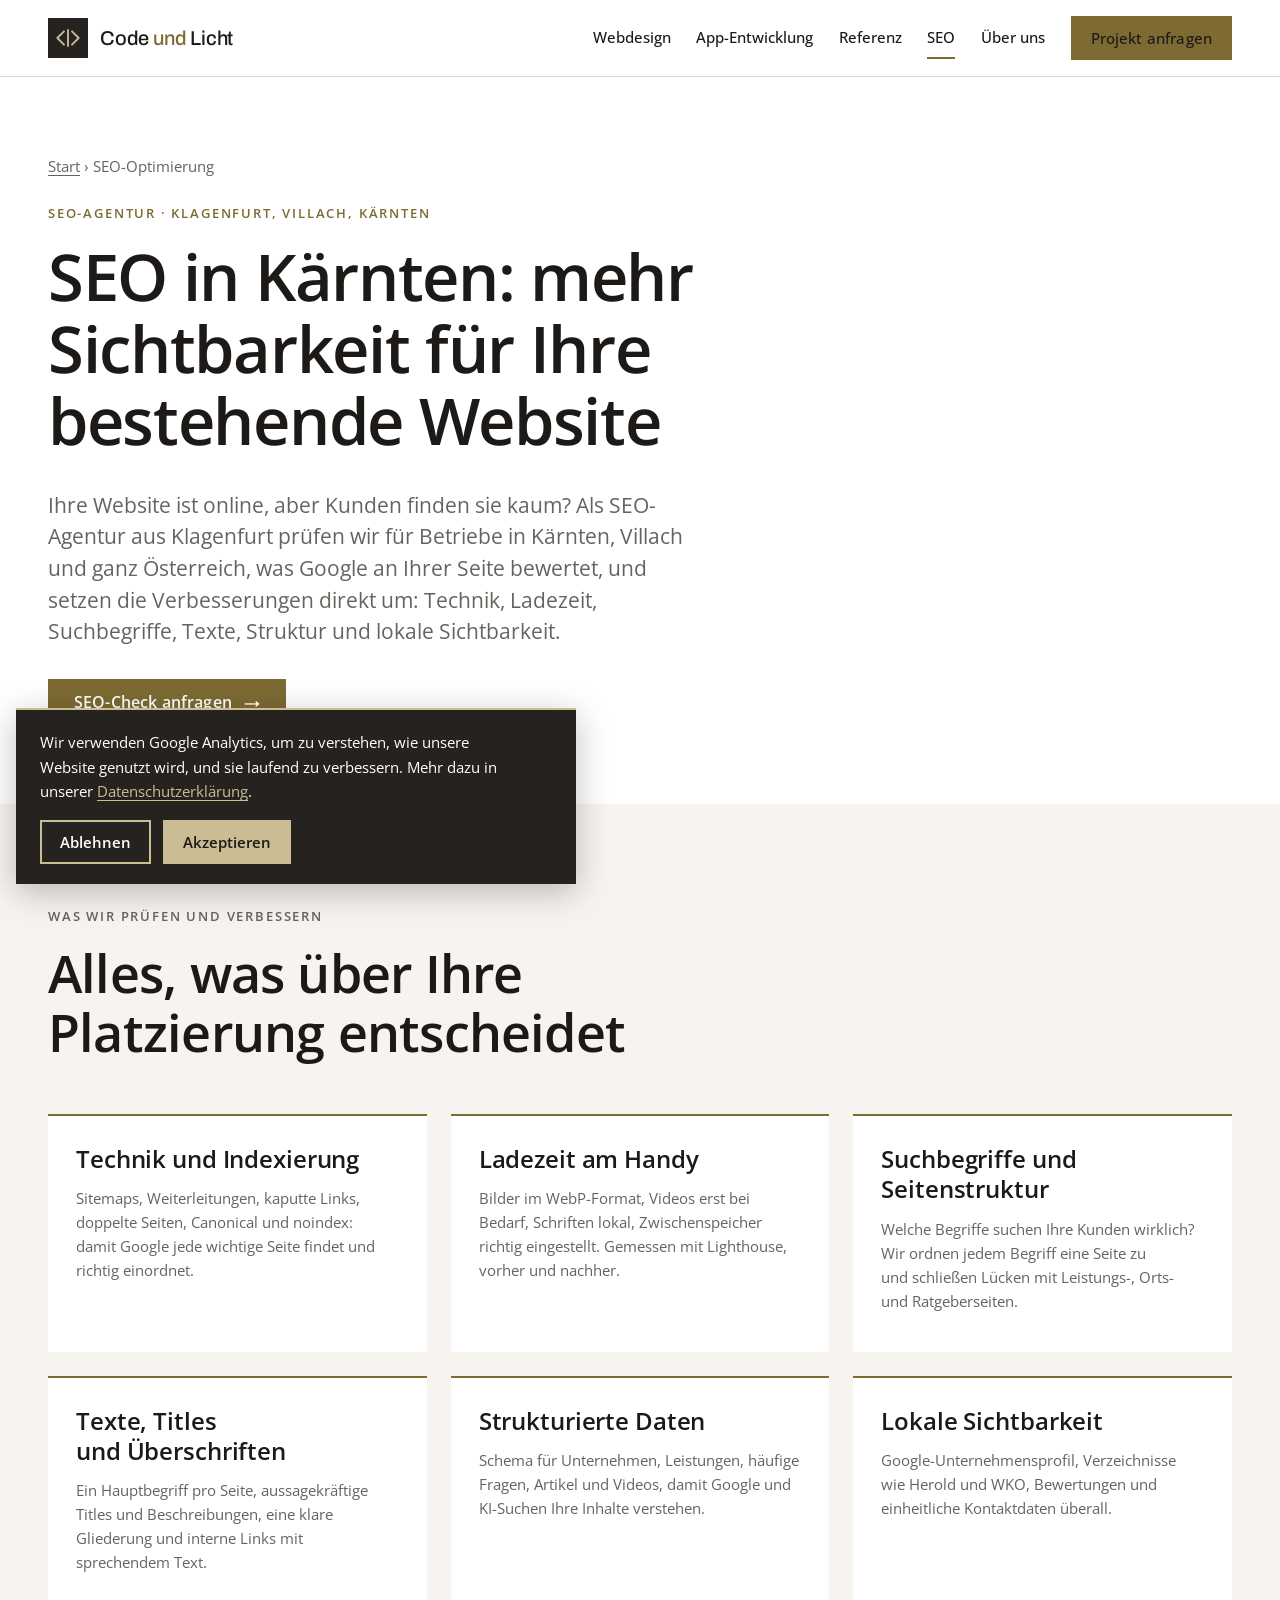
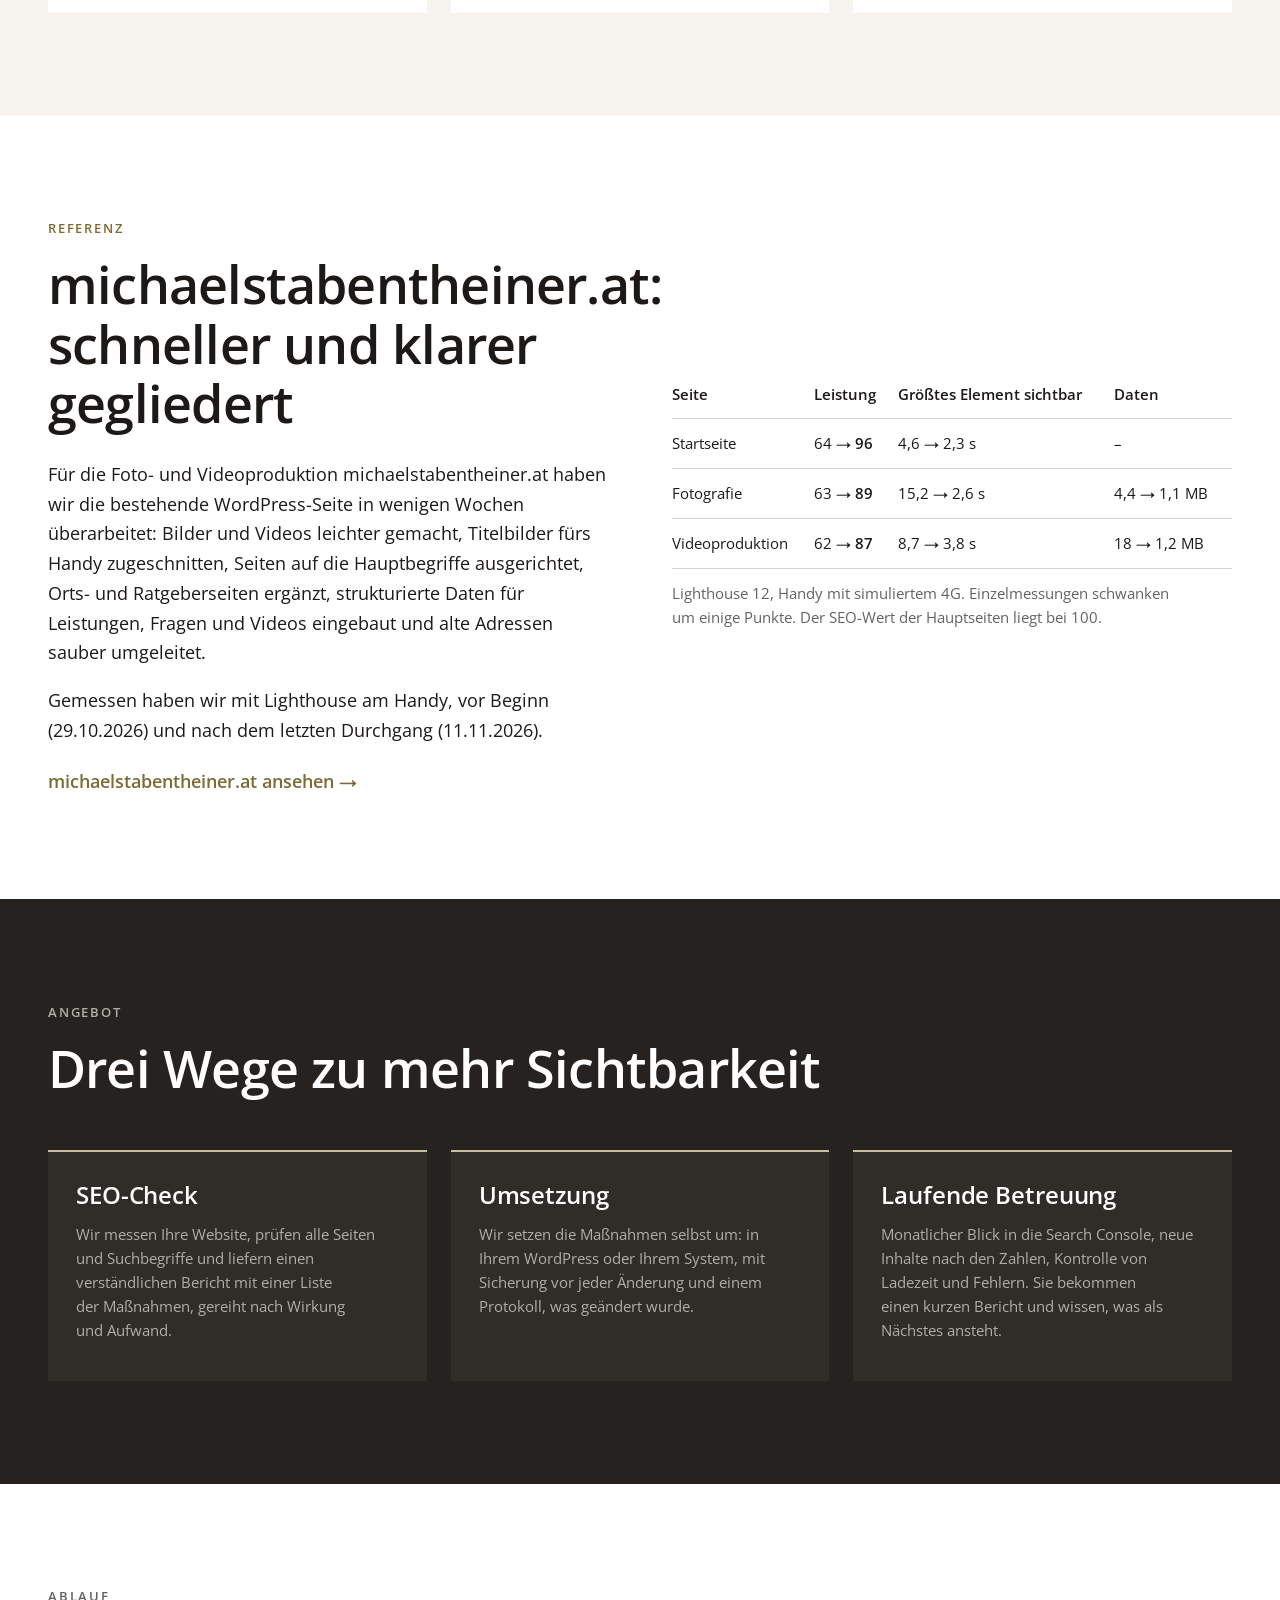
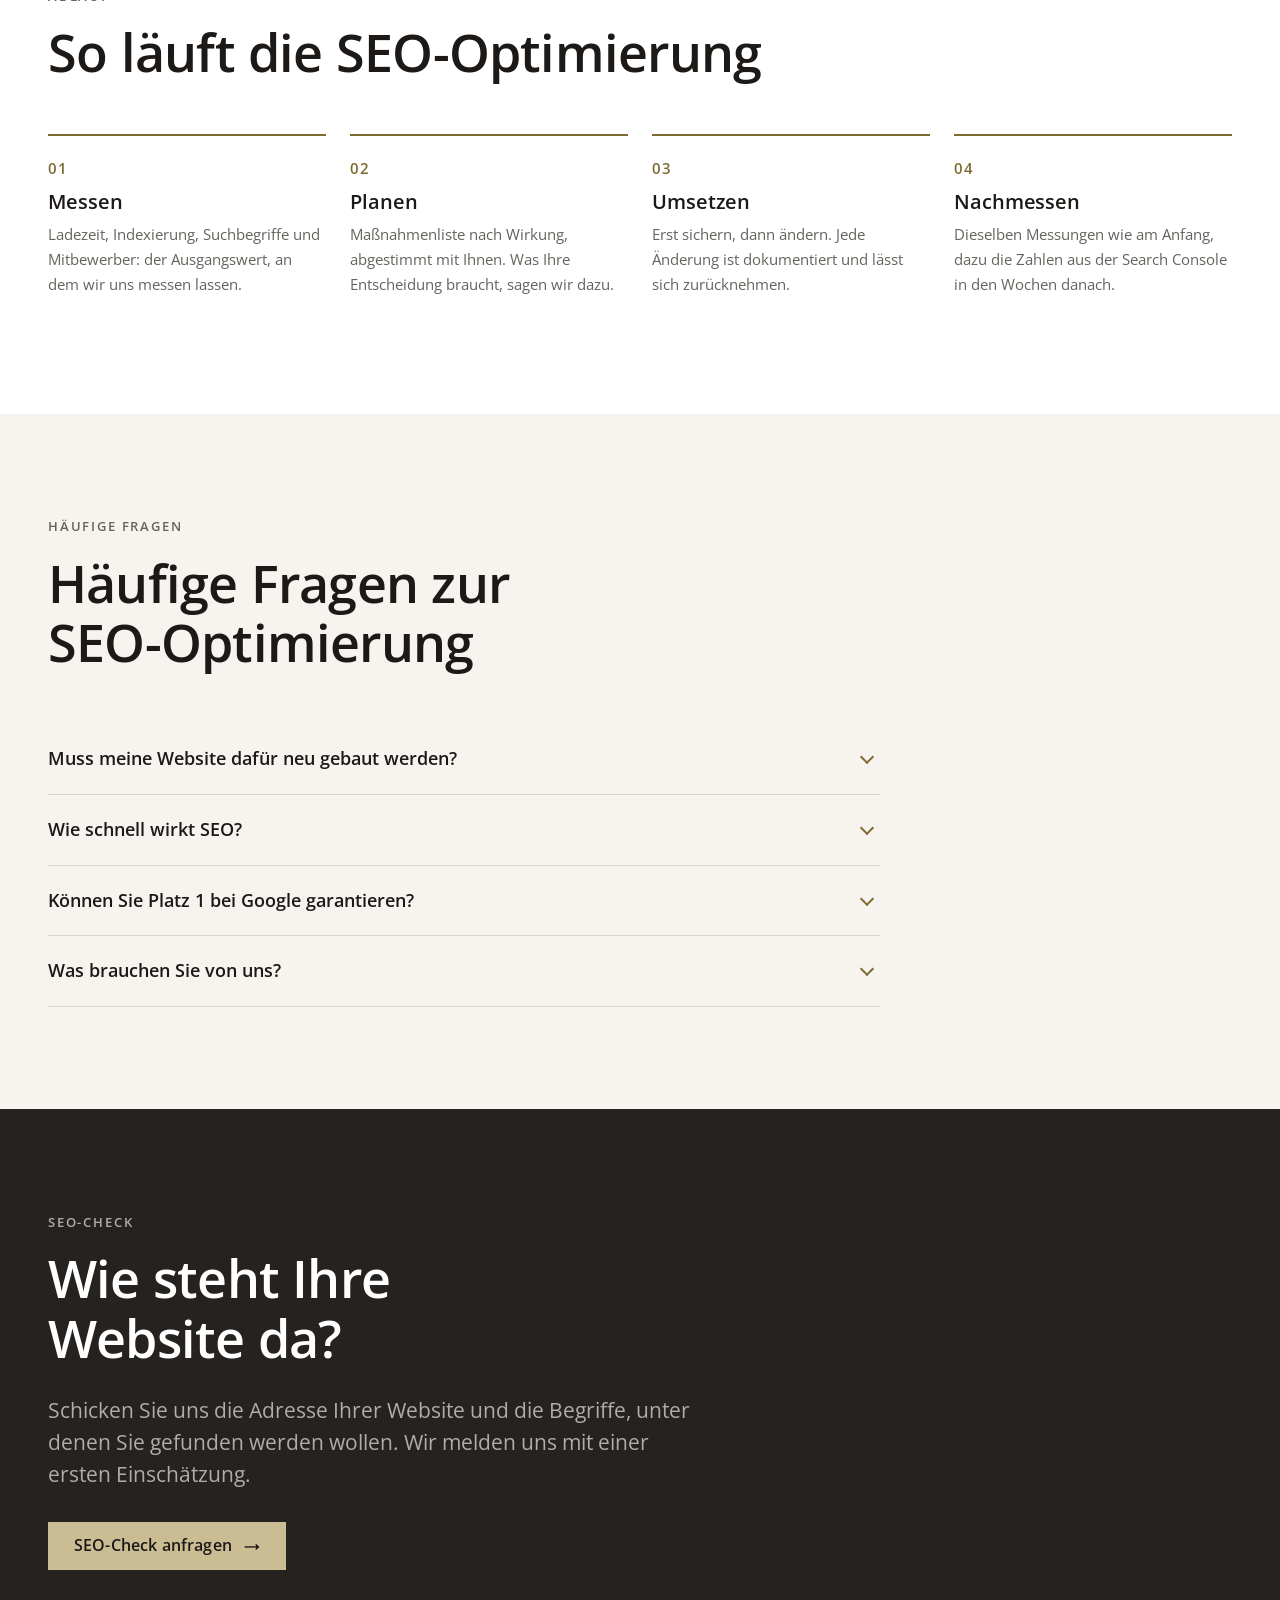
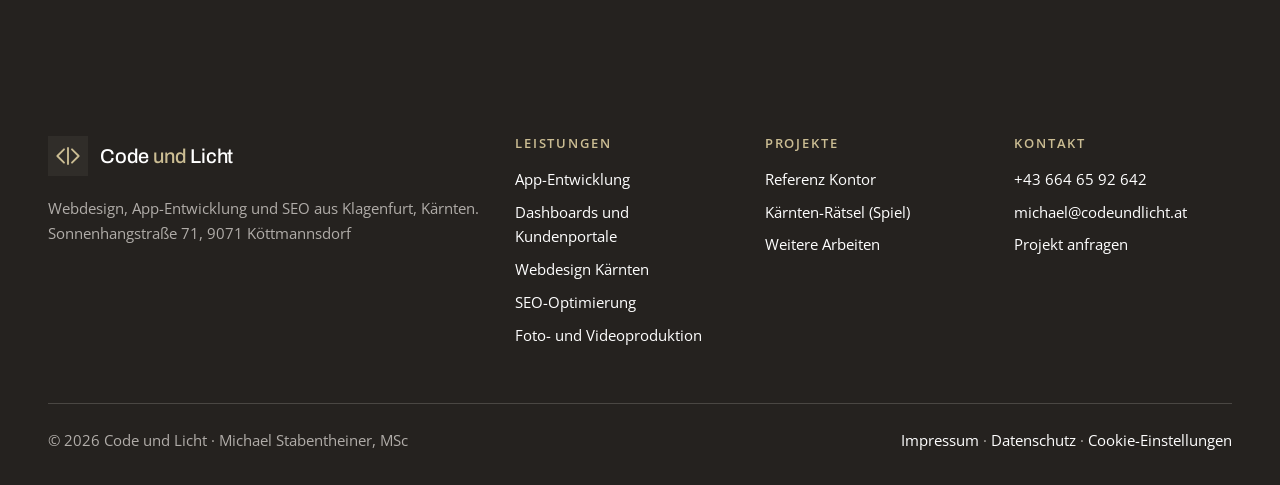
<file: seo-optimierung/index.html>
<!DOCTYPE html>
<html lang="de-AT">
<head>
  <meta charset="UTF-8">
  <meta name="viewport" content="width=device-width, initial-scale=1">
  <title>SEO Kärnten &amp; Klagenfurt: SEO-Optimierung für Websites</title>
  <meta name="description" content="SEO in Kärnten: Wir prüfen Technik, Ladezeit, Suchbegriffe und Texte Ihrer Website und setzen die Verbesserungen um, auch in WordPress.">
  <meta name="robots" content="index, follow, max-image-preview:large">
  <link rel="canonical" href="https://www.codeundlicht.at/seo-optimierung/">
  <meta property="og:type" content="website">
  <meta property="og:locale" content="de_AT">
  <meta property="og:site_name" content="Code und Licht">
  <meta property="og:title" content="SEO Kärnten &amp; Klagenfurt: SEO-Optimierung für Websites">
  <meta property="og:description" content="SEO in Kärnten: Wir prüfen Technik, Ladezeit, Suchbegriffe und Texte Ihrer Website und setzen die Verbesserungen um, auch in WordPress.">
  <meta property="og:url" content="https://www.codeundlicht.at/seo-optimierung/">
  <meta property="og:image" content="https://www.codeundlicht.at/assets/images/referenz-kontor/kontor-dashboard-uebersicht.jpg">
  <meta name="twitter:card" content="summary_large_image">
  <meta name="theme-color" content="#25221F">
  <link rel="icon" href="../assets/images/favicon.svg" type="image/svg+xml">
  <link rel="apple-touch-icon" href="../assets/images/apple-touch-icon.png">
  <link rel="preload" href="../assets/fonts/opensans-latin-400-600.woff2" as="font" type="font/woff2" crossorigin>
  <link rel="stylesheet" href="../css/site.css">
  <script type="application/ld+json">
{
 "@context": "https://schema.org",
 "@graph": [
  {
   "@type": "ProfessionalService",
   "@id": "https://www.codeundlicht.at/#organisation",
   "name": "Code und Licht",
   "alternateName": "Code und Licht · Webdesign und App-Entwicklung Kärnten",
   "description": "Webdesign, App-Entwicklung und SEO aus Klagenfurt, Kärnten: Websites, Web-Apps, Dashboards und Kundenportale für kleine und mittelständische Unternehmen und Tourismusbetriebe.",
   "url": "https://www.codeundlicht.at/",
   "logo": "https://www.codeundlicht.at/assets/images/code-und-licht-logo.png",
   "image": "https://www.codeundlicht.at/assets/images/referenz-kontor/kontor-dashboard-uebersicht.jpg",
   "founder": {
    "@type": "Person",
    "name": "Michael Stabentheiner",
    "honorificSuffix": "MSc"
   },
   "email": "michael@codeundlicht.at",
   "telephone": "+43 664 65 92 642",
   "vatID": "ATU69786635",
   "address": {
    "@type": "PostalAddress",
    "streetAddress": "Sonnenhangstraße 71",
    "postalCode": "9071",
    "addressLocality": "Köttmannsdorf",
    "addressRegion": "Kärnten",
    "addressCountry": "AT"
   },
   "areaServed": [
    {
     "@type": "City",
     "name": "Klagenfurt"
    },
    {
     "@type": "City",
     "name": "Villach"
    },
    {
     "@type": "AdministrativeArea",
     "name": "Kärnten"
    },
    {
     "@type": "Country",
     "name": "Österreich"
    }
   ],
   "knowsAbout": [
    "Webdesign",
    "Homepage erstellen",
    "App-Entwicklung",
    "Softwareentwicklung",
    "Web-Apps",
    "Dashboards",
    "Kundenportale",
    "Prozessoptimierung",
    "Automatisierung",
    "SEO",
    "Suchmaschinenoptimierung",
    "Landingpages",
    "Spieleentwicklung"
   ],
   "sameAs": [
    "https://www.instagram.com/michael.stabentheiner/",
    "https://at.linkedin.com/company/michaelstabentheiner",
    "https://www.facebook.com/michael.stabentheiner/",
    "https://www.michaelstabentheiner.at/"
   ]
  },
  {
   "@type": "WebSite",
   "@id": "https://www.codeundlicht.at/#website",
   "url": "https://www.codeundlicht.at/",
   "name": "Code und Licht",
   "inLanguage": "de-AT",
   "publisher": {
    "@id": "https://www.codeundlicht.at/#organisation"
   }
  },
  {
   "@type": "WebPage",
   "@id": "https://www.codeundlicht.at/seo-optimierung/#seite",
   "url": "https://www.codeundlicht.at/seo-optimierung/",
   "name": "SEO Kärnten & Klagenfurt: SEO-Optimierung für Websites",
   "description": "SEO in Kärnten: Wir prüfen Technik, Ladezeit, Suchbegriffe und Texte Ihrer Website und setzen die Verbesserungen um, auch in WordPress.",
   "inLanguage": "de-AT",
   "isPartOf": {
    "@id": "https://www.codeundlicht.at/#website"
   },
   "about": {
    "@id": "https://www.codeundlicht.at/#organisation"
   }
  },
  {
   "@type": "BreadcrumbList",
   "itemListElement": [
    {
     "@type": "ListItem",
     "position": 1,
     "name": "Start",
     "item": "https://www.codeundlicht.at/"
    },
    {
     "@type": "ListItem",
     "position": 2,
     "name": "SEO-Optimierung",
     "item": "https://www.codeundlicht.at/seo-optimierung/"
    }
   ]
  },
  {
   "@type": "Service",
   "@id": "https://www.codeundlicht.at/seo-optimierung/#leistung",
   "name": "SEO-Optimierung für bestehende Websites",
   "serviceType": "Suchmaschinenoptimierung",
   "provider": {
    "@id": "https://www.codeundlicht.at/#organisation"
   },
   "areaServed": [
    {
     "@type": "AdministrativeArea",
     "name": "Kärnten"
    },
    {
     "@type": "Country",
     "name": "Österreich"
    }
   ],
   "description": "SEO-Check, Umsetzung und laufende Betreuung für bestehende Websites: Technik, Ladezeit, Suchbegriffe, Texte, strukturierte Daten und lokale Sichtbarkeit."
  },
  {
   "@type": "FAQPage",
   "mainEntity": [
    {
     "@type": "Question",
     "name": "Muss meine Website dafür neu gebaut werden?",
     "acceptedAnswer": {
      "@type": "Answer",
      "text": "Nein. Wir arbeiten mit Ihrer bestehenden Website, auch in WordPress mit Seitenbaukästen wie WPBakery oder Elementor. Nur wenn die Technik eine gute Platzierung grundsätzlich verhindert, empfehlen wir einen Neubau und sagen Ihnen offen, warum."
     }
    },
    {
     "@type": "Question",
     "name": "Wie schnell wirkt SEO?",
     "acceptedAnswer": {
      "@type": "Answer",
      "text": "Technische Verbesserungen wie Ladezeit und Indexierung greifen oft innerhalb weniger Wochen. Bessere Platzierungen für umkämpfte Suchbegriffe brauchen meist einige Monate, weil Google Inhalte und Verweise erst neu bewerten muss."
     }
    },
    {
     "@type": "Question",
     "name": "Können Sie Platz 1 bei Google garantieren?",
     "acceptedAnswer": {
      "@type": "Answer",
      "text": "Nein, das kann niemand seriös. Wir können aber alles verbessern, was Google an Ihrer Website bewertet, die Wirkung mit Zahlen aus der Search Console nachweisen und die nächsten Schritte danach ausrichten."
     }
    },
    {
     "@type": "Question",
     "name": "Was brauchen Sie von uns?",
     "acceptedAnswer": {
      "@type": "Answer",
      "text": "Einen Zugang zur Website und, wenn vorhanden, zur Google Search Console und zum Google-Unternehmensprofil. Fehlt etwas davon, richten wir es gemeinsam ein."
     }
    }
   ]
  }
 ]
}
  </script>
</head>
<body>
<a class="skip" href="#inhalt">Zum Inhalt</a>
<header class="hd">
  <div class="hd__inner">
    <a href="../" class="logo" aria-label="Code und Licht, Startseite"><span class="logo__mark"><svg viewBox="0 0 36 26" fill="none" stroke="currentColor" stroke-width="2.8" stroke-linecap="round" stroke-linejoin="round" aria-hidden="true"><path d="M12 3 L2 13 L12 23"/><path d="M24 3 L34 13 L24 23"/><line x1="18" y1="1" x2="18" y2="25"/></svg></span><span class="logo__word">Code <em>und</em> Licht</span></a>
    <button class="burger" id="navBurger" aria-label="Menü öffnen" aria-expanded="false" aria-controls="navLinks"><span></span><span></span></button>
    <nav class="nav" id="navLinks" aria-label="Hauptnavigation">
      <a href="../webdesign-kaernten/">Webdesign</a>
      <a href="../app-entwicklung/">App-Entwicklung</a>
      <a href="../referenzen/kontor/">Referenz</a>
      <a href="../seo-optimierung/" aria-current="page">SEO</a>
      <a href="../#ueber">Über uns</a>
      <a href="../#kontakt" class="btn btn--primary">Projekt anfragen</a>
    </nav>
  </div>
</header>

<main id="inhalt">
<section class="page-hero">
  <div class="container">
    <p class="crumbs"><a href="../">Start</a> › SEO-Optimierung</p>
    <p class="eyebrow">SEO-Agentur · Klagenfurt, Villach, Kärnten</p>
    <h1>SEO in Kärnten: mehr Sichtbarkeit für Ihre bestehende Website</h1>
    <p class="lead">Ihre Website ist online, aber Kunden finden sie kaum? Als SEO-Agentur aus Klagenfurt prüfen wir für Betriebe in Kärnten, Villach und ganz Österreich, was Google an Ihrer Seite bewertet, und setzen die Verbesserungen direkt um: Technik, Ladezeit, Suchbegriffe, Texte, Struktur und lokale Sichtbarkeit.</p>
    <div class="actions">
      <a href="../#kontakt" class="btn btn--primary">SEO-Check anfragen <span aria-hidden="true">→</span></a>
    </div>
  </div>
</section>

<section class="section section--alt">
  <div class="container">
    <div class="head">
      <p class="eyebrow">Was wir prüfen und verbessern</p>
      <h2>Alles, was über Ihre Platzierung entscheidet</h2>
    </div>
    <div class="cards">
      <article class="card"><h3>Technik und Indexierung</h3><p>Sitemaps, Weiterleitungen, kaputte Links, doppelte Seiten, Canonical und noindex: damit Google jede wichtige Seite findet und richtig einordnet.</p></article>
      <article class="card"><h3>Ladezeit am Handy</h3><p>Bilder im WebP-Format, Videos erst bei Bedarf, Schriften lokal, Zwischenspeicher richtig eingestellt. Gemessen mit Lighthouse, vorher und nachher.</p></article>
      <article class="card"><h3>Suchbegriffe und Seitenstruktur</h3><p>Welche Begriffe suchen Ihre Kunden wirklich? Wir ordnen jedem Begriff eine Seite zu und schließen Lücken mit Leistungs-, Orts- und Ratgeberseiten.</p></article>
      <article class="card"><h3>Texte, Titles und Überschriften</h3><p>Ein Hauptbegriff pro Seite, aussagekräftige Titles und Beschreibungen, eine klare Gliederung und interne Links mit sprechendem Text.</p></article>
      <article class="card"><h3>Strukturierte Daten</h3><p>Schema für Unternehmen, Leistungen, häufige Fragen, Artikel und Videos, damit Google und KI-Suchen Ihre Inhalte verstehen.</p></article>
      <article class="card"><h3>Lokale Sichtbarkeit</h3><p>Google-Unternehmensprofil, Verzeichnisse wie Herold und WKO, Bewertungen und einheitliche Kontaktdaten überall.</p></article>
    </div>
  </div>
</section>

<section class="section">
  <div class="container split">
    <div>
      <p class="eyebrow">Referenz</p>
      <h2>michaelstabentheiner.at: schneller und klarer gegliedert</h2>
      <p>Für die Foto- und Videoproduktion michaelstabentheiner.at haben wir die bestehende WordPress-Seite in wenigen Wochen überarbeitet: Bilder und Videos leichter gemacht, Titelbilder fürs Handy zugeschnitten, Seiten auf die Hauptbegriffe ausgerichtet, Orts- und Ratgeberseiten ergänzt, strukturierte Daten für Leistungen, Fragen und Videos eingebaut und alte Adressen sauber umgeleitet.</p>
      <p>Gemessen haben wir mit Lighthouse am Handy, vor Beginn (29.10.2026) und nach dem letzten Durchgang (11.11.2026).</p>
      <a class="link" href="https://www.michaelstabentheiner.at/">michaelstabentheiner.at ansehen →</a>
    </div>
    <div class="table-wrap">
      <table>
        <thead><tr><th>Seite</th><th class="num">Leistung</th><th class="num">Größtes Element sichtbar</th><th class="num">Daten</th></tr></thead>
        <tbody>
          <tr><td>Startseite</td><td class="num">64 → <strong>96</strong></td><td class="num">4,6 → 2,3 s</td><td class="num">–</td></tr>
          <tr><td>Fotografie</td><td class="num">63 → <strong>89</strong></td><td class="num">15,2 → 2,6 s</td><td class="num">4,4 → 1,1 MB</td></tr>
          <tr><td>Videoproduktion</td><td class="num">62 → <strong>87</strong></td><td class="num">8,7 → 3,8 s</td><td class="num">18 → 1,2 MB</td></tr>
        </tbody>
      </table>
      <p class="small muted" style="margin-top:12px">Lighthouse 12, Handy mit simuliertem 4G. Einzelmessungen schwanken um einige Punkte. Der SEO-Wert der Hauptseiten liegt bei 100.</p>
    </div>
  </div>
</section>

<section class="section dark">
  <div class="container">
    <div class="head">
      <p class="eyebrow">Angebot</p>
      <h2>Drei Wege zu mehr Sichtbarkeit</h2>
    </div>
    <div class="cards">
      <article class="card"><h3>SEO-Check</h3><p>Wir messen Ihre Website, prüfen alle Seiten und Suchbegriffe und liefern einen verständlichen Bericht mit einer Liste der Maßnahmen, gereiht nach Wirkung und Aufwand.</p></article>
      <article class="card"><h3>Umsetzung</h3><p>Wir setzen die Maßnahmen selbst um: in Ihrem WordPress oder Ihrem System, mit Sicherung vor jeder Änderung und einem Protokoll, was geändert wurde.</p></article>
      <article class="card"><h3>Laufende Betreuung</h3><p>Monatlicher Blick in die Search Console, neue Inhalte nach den Zahlen, Kontrolle von Ladezeit und Fehlern. Sie bekommen einen kurzen Bericht und wissen, was als Nächstes ansteht.</p></article>
    </div>
  </div>
</section>

<section class="section">
  <div class="container">
    <div class="head">
      <p class="eyebrow">Ablauf</p>
      <h2>So läuft die SEO-Optimierung</h2>
    </div>
    <ol class="steps">
      <li><h3>Messen</h3><p>Ladezeit, Indexierung, Suchbegriffe und Mitbewerber: der Ausgangswert, an dem wir uns messen lassen.</p></li>
      <li><h3>Planen</h3><p>Maßnahmenliste nach Wirkung, abgestimmt mit Ihnen. Was Ihre Entscheidung braucht, sagen wir dazu.</p></li>
      <li><h3>Umsetzen</h3><p>Erst sichern, dann ändern. Jede Änderung ist dokumentiert und lässt sich zurücknehmen.</p></li>
      <li><h3>Nachmessen</h3><p>Dieselben Messungen wie am Anfang, dazu die Zahlen aus der Search Console in den Wochen danach.</p></li>
    </ol>
  </div>
</section>

<section class="section section--alt">
  <div class="container">
    <div class="head">
      <p class="eyebrow">Häufige Fragen</p>
      <h2>Häufige Fragen zur SEO-Optimierung</h2>
    </div>
    <div class="faq">
      <details><summary>Muss meine Website dafür neu gebaut werden?</summary><p>Nein. Wir arbeiten mit Ihrer bestehenden Website, auch in WordPress mit Seitenbaukästen wie WPBakery oder Elementor. Nur wenn die Technik eine gute Platzierung grundsätzlich verhindert, empfehlen wir einen Neubau und sagen Ihnen offen, warum.</p></details>
      <details><summary>Wie schnell wirkt SEO?</summary><p>Technische Verbesserungen wie Ladezeit und Indexierung greifen oft innerhalb weniger Wochen. Bessere Platzierungen für umkämpfte Suchbegriffe brauchen meist einige Monate, weil Google Inhalte und Verweise erst neu bewerten muss.</p></details>
      <details><summary>Können Sie Platz 1 bei Google garantieren?</summary><p>Nein, das kann niemand seriös. Wir können aber alles verbessern, was Google an Ihrer Website bewertet, die Wirkung mit Zahlen aus der Search Console nachweisen und die nächsten Schritte danach ausrichten.</p></details>
      <details><summary>Was brauchen Sie von uns?</summary><p>Einen Zugang zur Website und, wenn vorhanden, zur Google Search Console und zum Google-Unternehmensprofil. Fehlt etwas davon, richten wir es gemeinsam ein.</p></details>
    </div>
  </div>
</section>

<section class="section dark cta">
  <div class="container">
    <p class="eyebrow">SEO-Check</p>
    <h2>Wie steht Ihre Website da?</h2>
    <p class="lead">Schicken Sie uns die Adresse Ihrer Website und die Begriffe, unter denen Sie gefunden werden wollen. Wir melden uns mit einer ersten Einschätzung.</p>
    <div class="actions"><a href="../#kontakt" class="btn btn--primary">SEO-Check anfragen <span aria-hidden="true">→</span></a></div>
  </div>
</section>
</main>

<footer class="ft dark">
  <div class="container">
    <div class="ft__grid">
      <div>
        <a href="../" class="logo" aria-label="Code und Licht, Startseite"><span class="logo__mark"><svg viewBox="0 0 36 26" fill="none" stroke="currentColor" stroke-width="2.8" stroke-linecap="round" stroke-linejoin="round" aria-hidden="true"><path d="M12 3 L2 13 L12 23"/><path d="M24 3 L34 13 L24 23"/><line x1="18" y1="1" x2="18" y2="25"/></svg></span><span class="logo__word">Code <em>und</em> Licht</span></a>
        <p style="margin-top:20px">Webdesign, App-Entwicklung und SEO aus Klagenfurt, Kärnten.<br>Sonnenhangstraße 71, 9071 Köttmannsdorf</p>
      </div>
      <div>
        <h2>Leistungen</h2>
        <ul>
          <li><a href="../app-entwicklung/">App-Entwicklung</a></li>
          <li><a href="../app-entwicklung/#dashboards">Dashboards und Kundenportale</a></li>
          <li><a href="../webdesign-kaernten/">Webdesign Kärnten</a></li>
          <li><a href="../seo-optimierung/">SEO-Optimierung</a></li>
          <li><a href="https://www.michaelstabentheiner.at/">Foto- und Videoproduktion</a></li>
        </ul>
      </div>
      <div>
        <h2>Projekte</h2>
        <ul>
          <li><a href="../referenzen/kontor/">Referenz Kontor</a></li>
          <li><a href="../kaernten-raetsel/">Kärnten-Rätsel (Spiel)</a></li>
          <li><a href="../#arbeiten">Weitere Arbeiten</a></li>
        </ul>
      </div>
      <div>
        <h2>Kontakt</h2>
        <ul>
          <li><a href="tel:+436646592642">+43 664 65 92 642</a></li>
          <li><a href="mailto:michael@codeundlicht.at">michael@codeundlicht.at</a></li>
          <li><a href="../#kontakt">Projekt anfragen</a></li>
        </ul>
      </div>
    </div>
    <div class="ft__bottom">
      <span>© <span id="year">2026</span> Code und Licht · Michael Stabentheiner, MSc</span>
      <span><a href="../impressum.html">Impressum</a> · <a href="../impressum.html#datenschutz">Datenschutz</a> · <a href="#" class="js-cookie-settings">Cookie-Einstellungen</a></span>
    </div>
  </div>
</footer>

<script src="../js/main.js" defer></script>
</body>
</html>
</file>
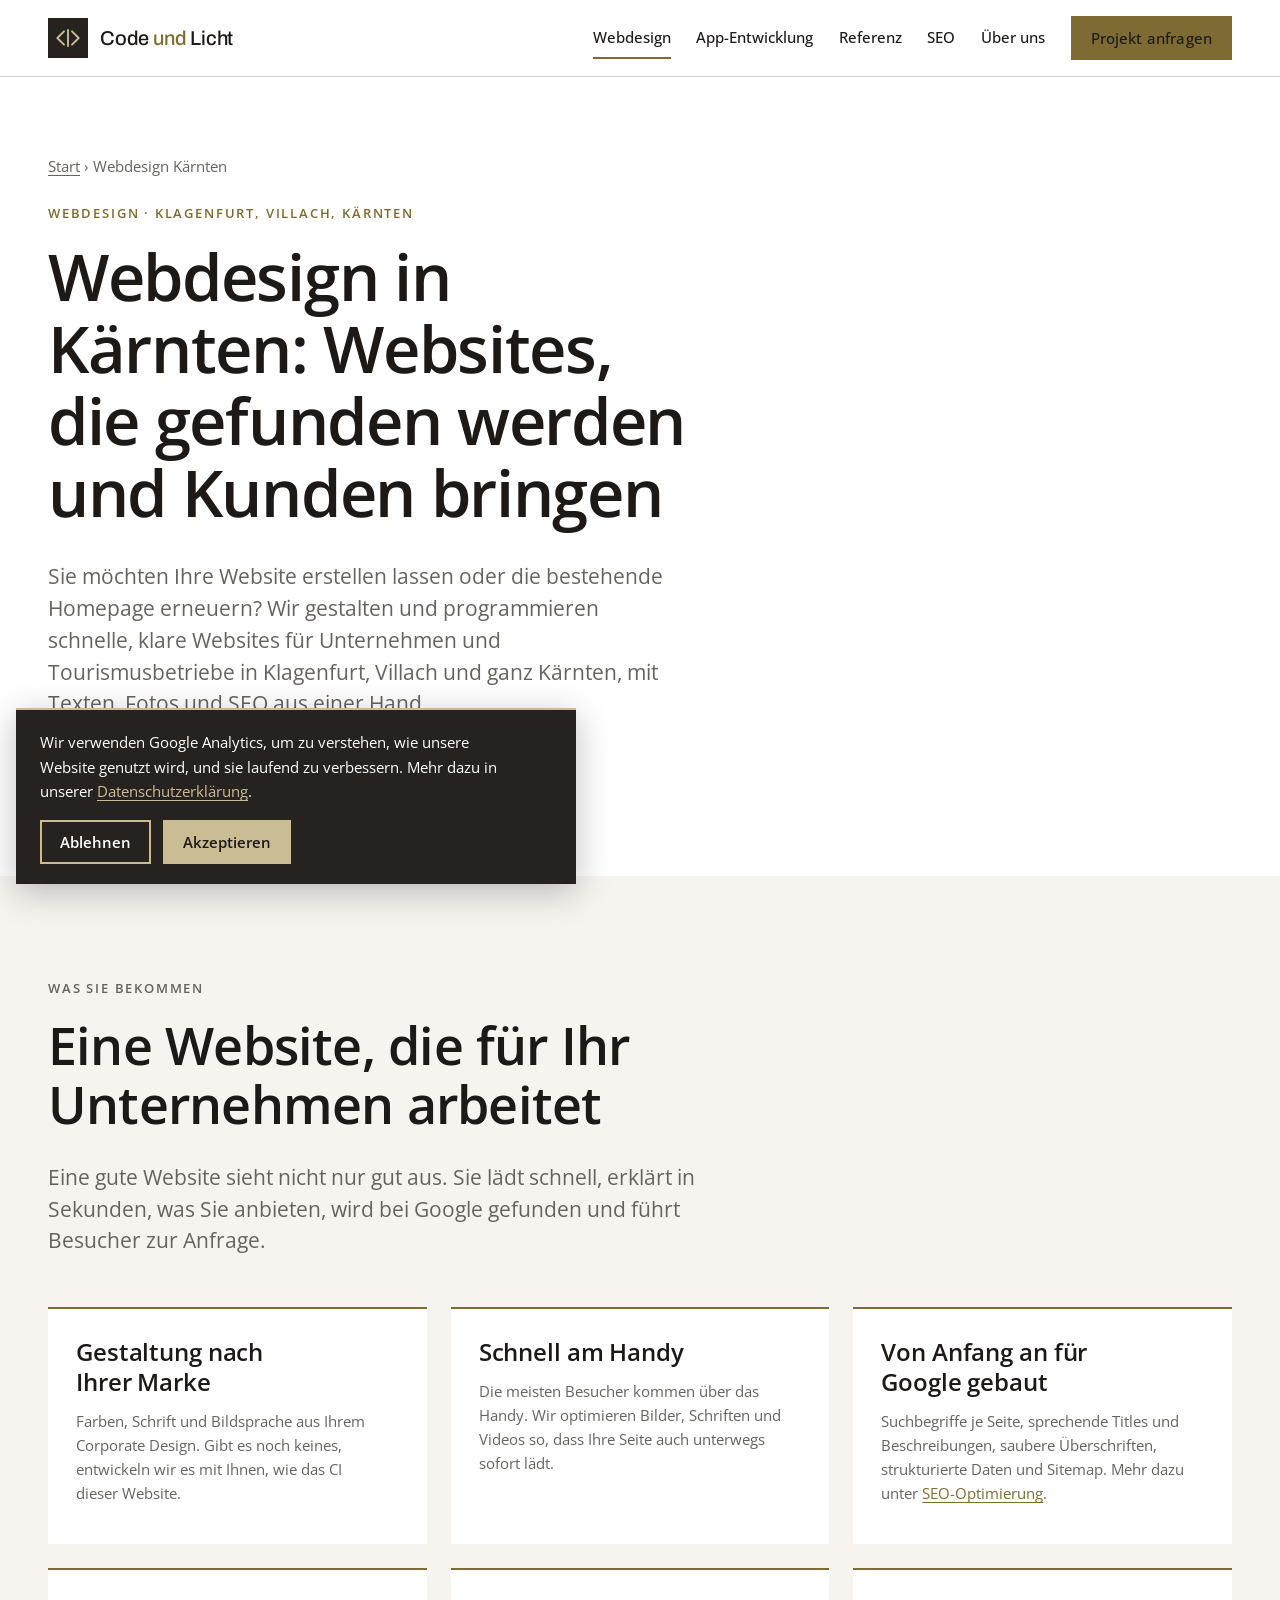
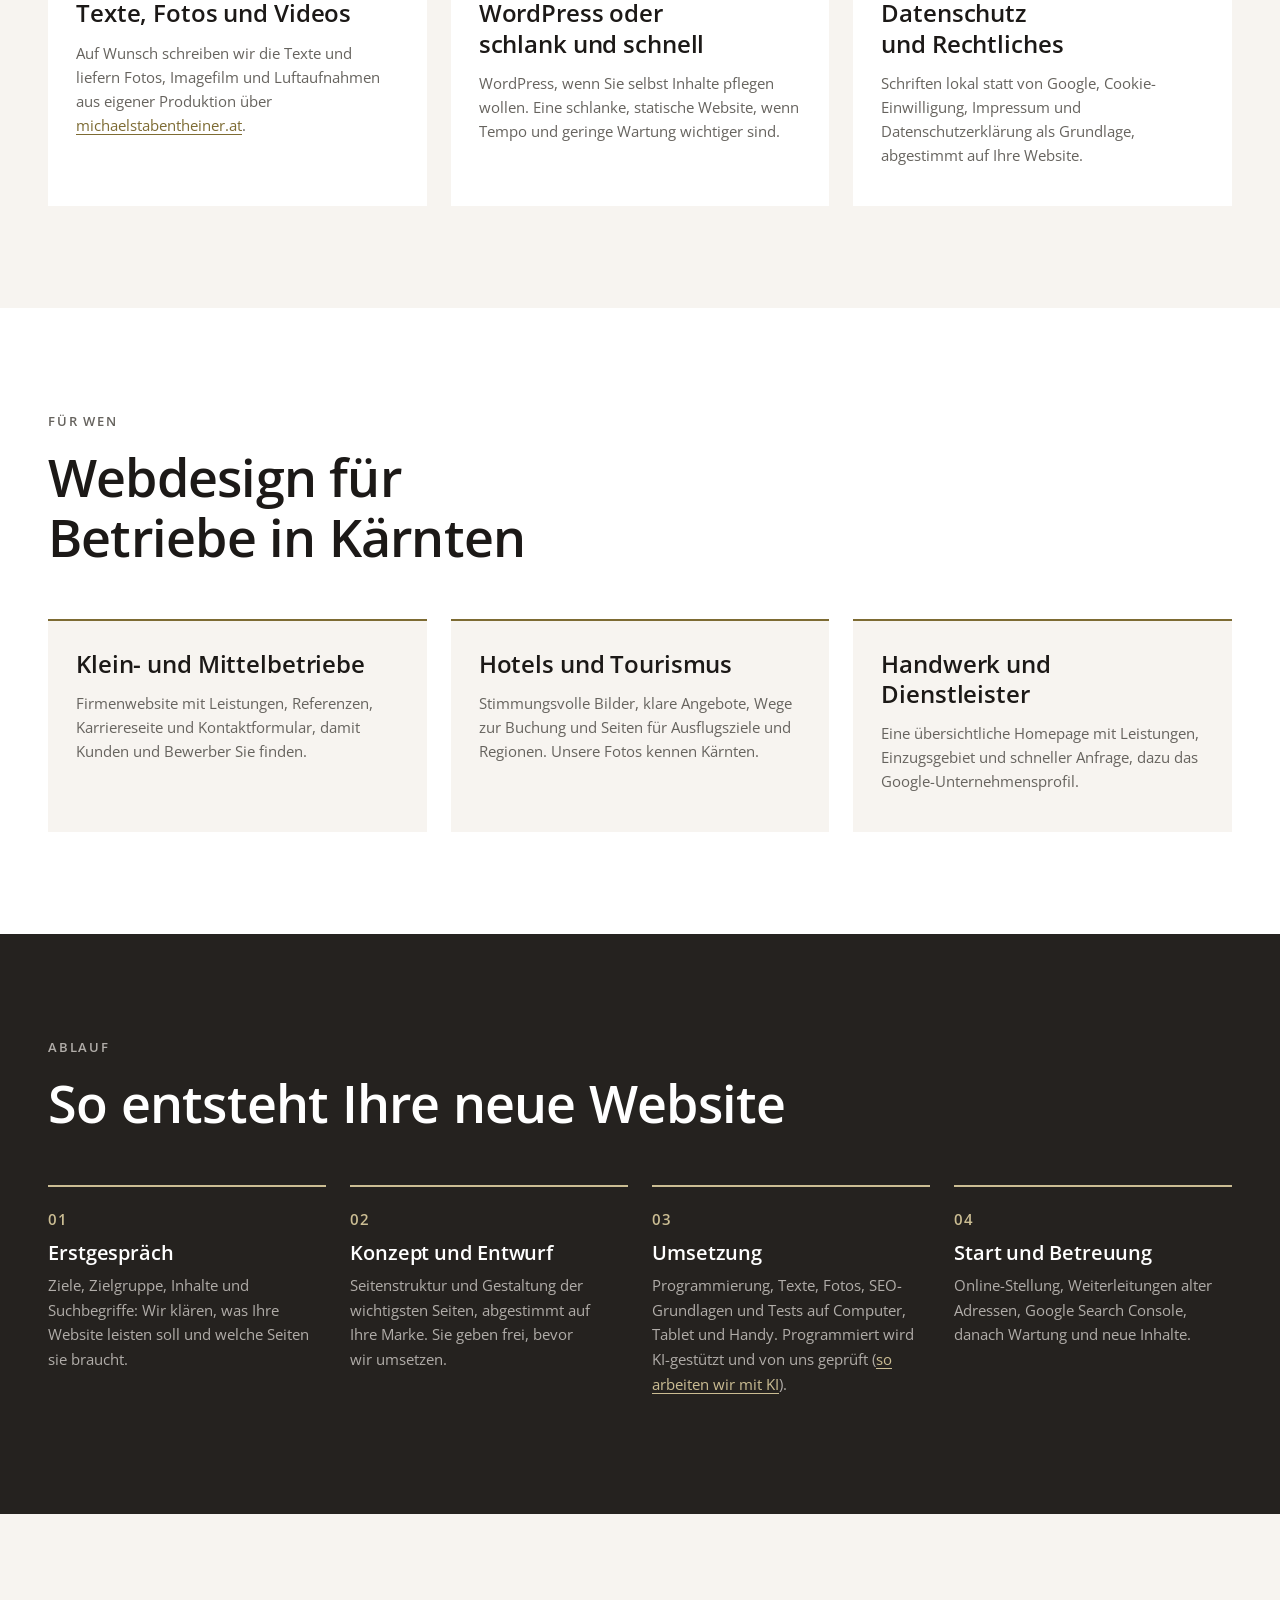
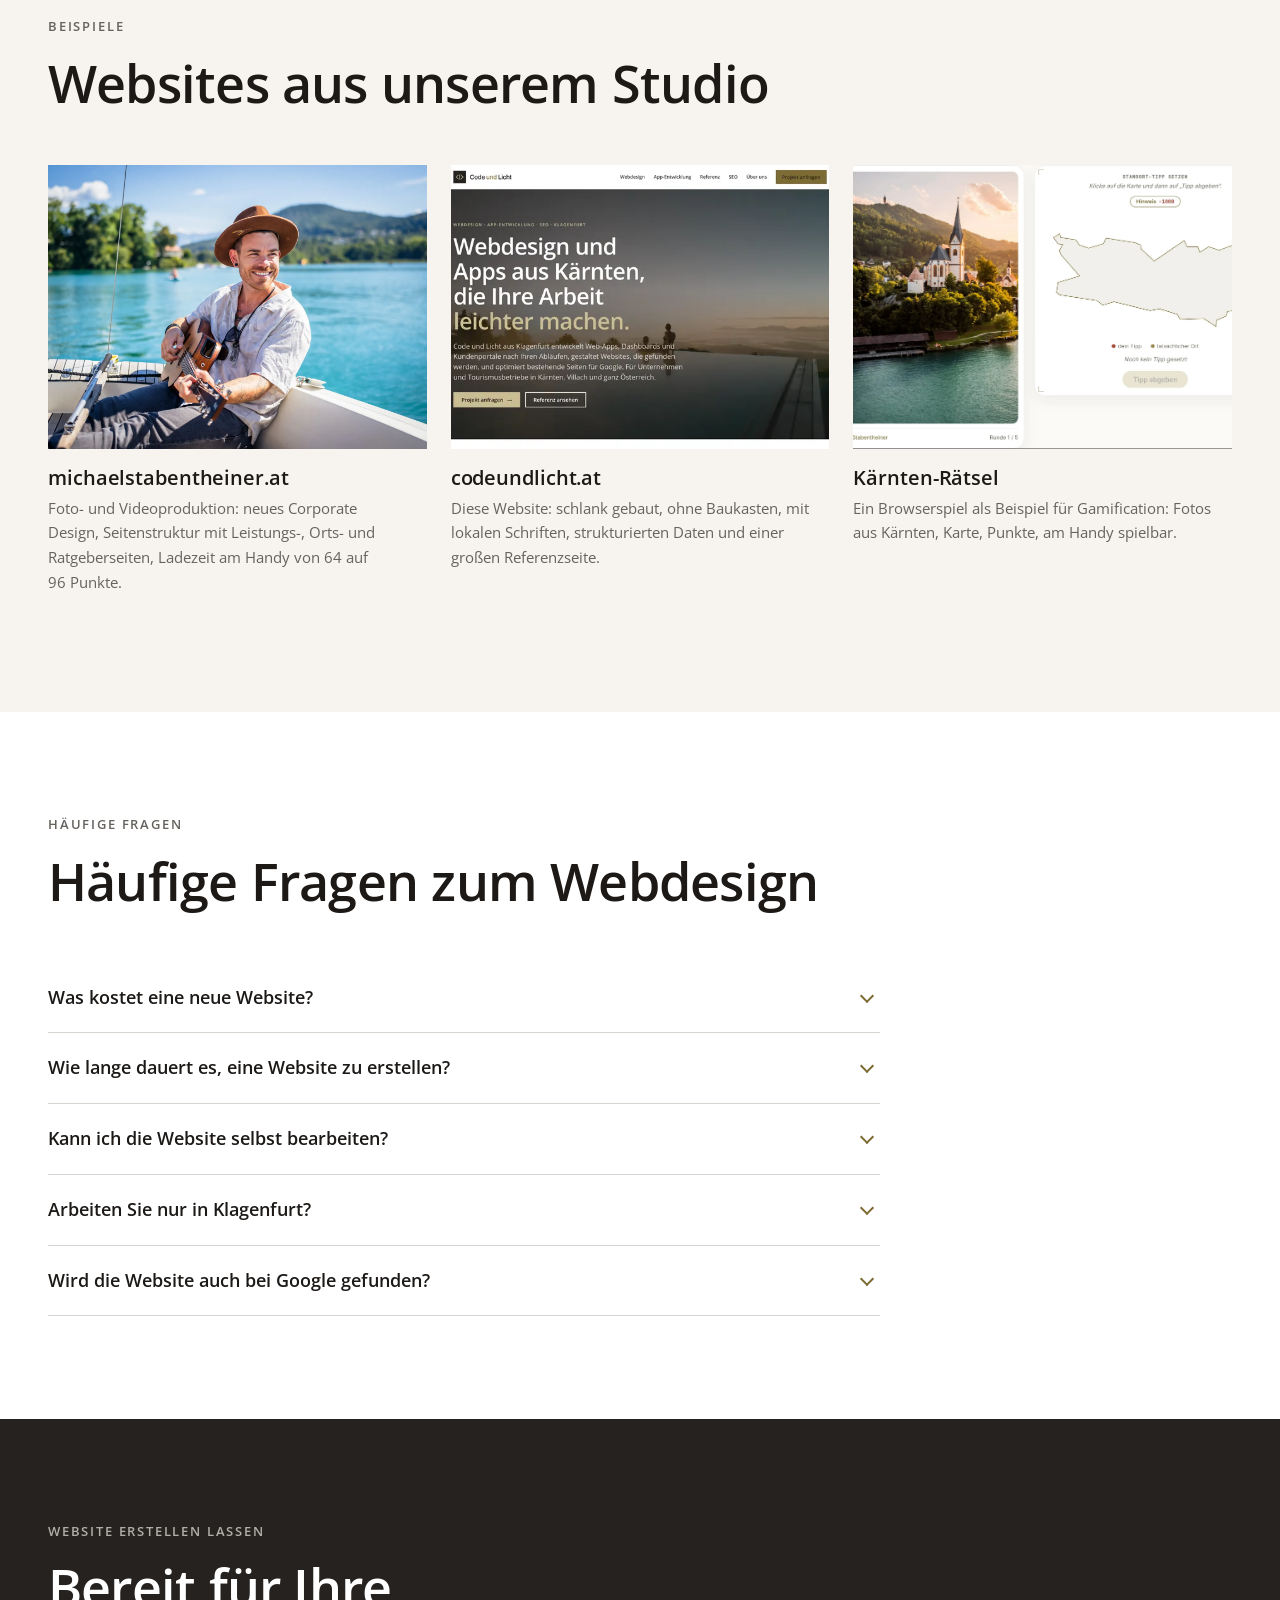
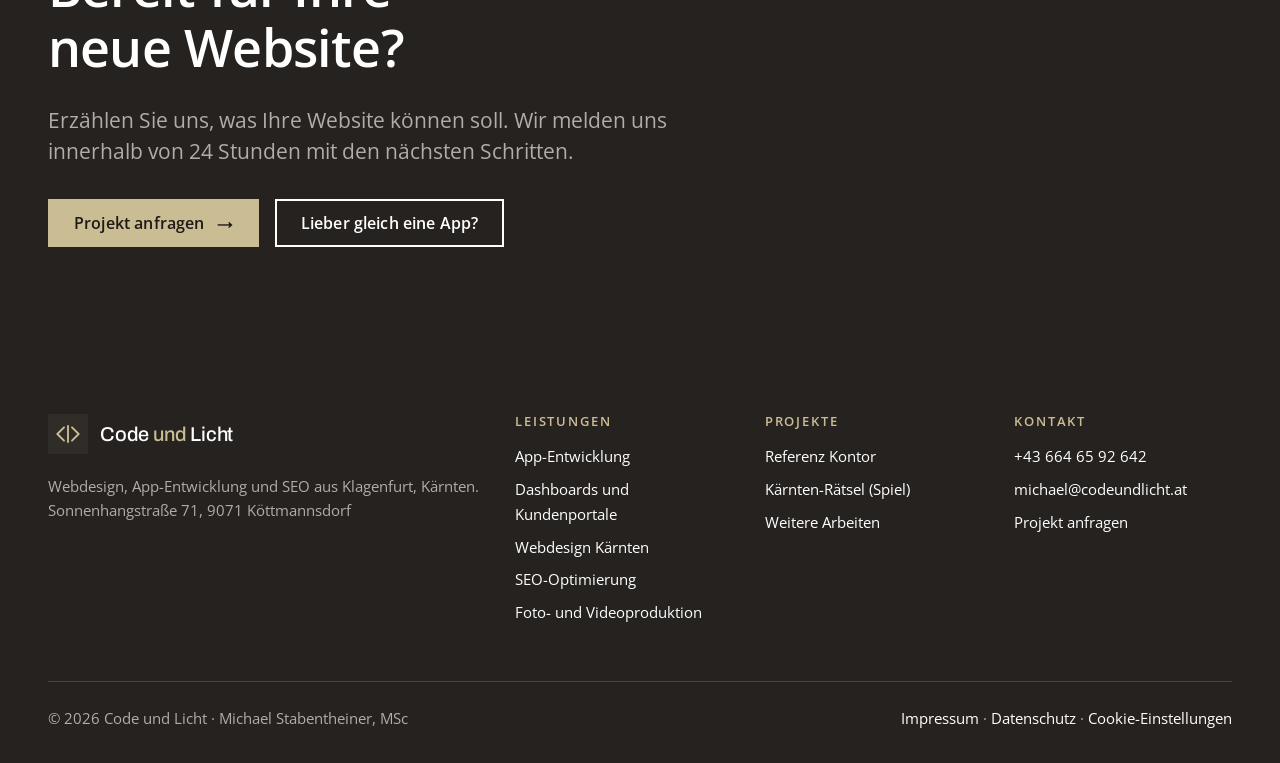
<file: webdesign-kaernten/index.html>
<!DOCTYPE html>
<html lang="de-AT">
<head>
  <meta charset="UTF-8">
  <meta name="viewport" content="width=device-width, initial-scale=1">
  <title>Webdesign Kärnten &amp; Klagenfurt: Website erstellen lassen</title>
  <meta name="description" content="Webdesign aus Klagenfurt: Wir erstellen schnelle, klare Websites für Unternehmen und Tourismusbetriebe in Kärnten, Villach und ganz Österreich.">
  <meta name="robots" content="index, follow, max-image-preview:large">
  <link rel="canonical" href="https://www.codeundlicht.at/webdesign-kaernten/">
  <meta property="og:type" content="website">
  <meta property="og:locale" content="de_AT">
  <meta property="og:site_name" content="Code und Licht">
  <meta property="og:title" content="Webdesign Kärnten &amp; Klagenfurt: Website erstellen lassen">
  <meta property="og:description" content="Webdesign aus Klagenfurt: Wir erstellen schnelle, klare Websites für Unternehmen und Tourismusbetriebe in Kärnten, Villach und ganz Österreich.">
  <meta property="og:url" content="https://www.codeundlicht.at/webdesign-kaernten/">
  <meta property="og:image" content="https://www.codeundlicht.at/assets/images/referenz-kontor/kontor-dashboard-uebersicht.jpg">
  <meta name="twitter:card" content="summary_large_image">
  <meta name="theme-color" content="#25221F">
  <link rel="icon" href="../assets/images/favicon.svg" type="image/svg+xml">
  <link rel="apple-touch-icon" href="../assets/images/apple-touch-icon.png">
  <link rel="preload" href="../assets/fonts/opensans-latin-400-600.woff2" as="font" type="font/woff2" crossorigin>
  <link rel="stylesheet" href="../css/site.css">
  <script type="application/ld+json">
{
 "@context": "https://schema.org",
 "@graph": [
  {
   "@type": "ProfessionalService",
   "@id": "https://www.codeundlicht.at/#organisation",
   "name": "Code und Licht",
   "alternateName": "Code und Licht · Webdesign und App-Entwicklung Kärnten",
   "description": "Webdesign, App-Entwicklung und SEO aus Klagenfurt, Kärnten: Websites, Web-Apps, Dashboards und Kundenportale für kleine und mittelständische Unternehmen und Tourismusbetriebe.",
   "url": "https://www.codeundlicht.at/",
   "logo": "https://www.codeundlicht.at/assets/images/code-und-licht-logo.png",
   "image": "https://www.codeundlicht.at/assets/images/referenz-kontor/kontor-dashboard-uebersicht.jpg",
   "founder": {
    "@type": "Person",
    "name": "Michael Stabentheiner",
    "honorificSuffix": "MSc"
   },
   "email": "michael@codeundlicht.at",
   "telephone": "+43 664 65 92 642",
   "vatID": "ATU69786635",
   "address": {
    "@type": "PostalAddress",
    "streetAddress": "Sonnenhangstraße 71",
    "postalCode": "9071",
    "addressLocality": "Köttmannsdorf",
    "addressRegion": "Kärnten",
    "addressCountry": "AT"
   },
   "areaServed": [
    {
     "@type": "City",
     "name": "Klagenfurt"
    },
    {
     "@type": "City",
     "name": "Villach"
    },
    {
     "@type": "AdministrativeArea",
     "name": "Kärnten"
    },
    {
     "@type": "Country",
     "name": "Österreich"
    }
   ],
   "knowsAbout": [
    "Webdesign",
    "Homepage erstellen",
    "App-Entwicklung",
    "Softwareentwicklung",
    "Web-Apps",
    "Dashboards",
    "Kundenportale",
    "Prozessoptimierung",
    "Automatisierung",
    "SEO",
    "Suchmaschinenoptimierung",
    "Landingpages",
    "Spieleentwicklung"
   ],
   "sameAs": [
    "https://www.instagram.com/michael.stabentheiner/",
    "https://at.linkedin.com/company/michaelstabentheiner",
    "https://www.facebook.com/michael.stabentheiner/",
    "https://www.michaelstabentheiner.at/"
   ]
  },
  {
   "@type": "WebSite",
   "@id": "https://www.codeundlicht.at/#website",
   "url": "https://www.codeundlicht.at/",
   "name": "Code und Licht",
   "inLanguage": "de-AT",
   "publisher": {
    "@id": "https://www.codeundlicht.at/#organisation"
   }
  },
  {
   "@type": "WebPage",
   "@id": "https://www.codeundlicht.at/webdesign-kaernten/#seite",
   "url": "https://www.codeundlicht.at/webdesign-kaernten/",
   "name": "Webdesign Kärnten & Klagenfurt: Website erstellen lassen",
   "description": "Webdesign aus Klagenfurt: Wir erstellen schnelle, klare Websites für Unternehmen und Tourismusbetriebe in Kärnten, Villach und ganz Österreich.",
   "inLanguage": "de-AT",
   "isPartOf": {
    "@id": "https://www.codeundlicht.at/#website"
   },
   "about": {
    "@id": "https://www.codeundlicht.at/#organisation"
   }
  },
  {
   "@type": "BreadcrumbList",
   "itemListElement": [
    {
     "@type": "ListItem",
     "position": 1,
     "name": "Start",
     "item": "https://www.codeundlicht.at/"
    },
    {
     "@type": "ListItem",
     "position": 2,
     "name": "Webdesign Kärnten",
     "item": "https://www.codeundlicht.at/webdesign-kaernten/"
    }
   ]
  },
  {
   "@type": "Service",
   "@id": "https://www.codeundlicht.at/webdesign-kaernten/#leistung",
   "name": "Webdesign",
   "serviceType": "Website erstellen lassen",
   "provider": {
    "@id": "https://www.codeundlicht.at/#organisation"
   },
   "areaServed": [
    {
     "@type": "City",
     "name": "Klagenfurt"
    },
    {
     "@type": "City",
     "name": "Villach"
    },
    {
     "@type": "AdministrativeArea",
     "name": "Kärnten"
    },
    {
     "@type": "Country",
     "name": "Österreich"
    }
   ],
   "description": "Websites und Landingpages für Unternehmen und Tourismusbetriebe: Konzept, Gestaltung, Texte, Umsetzung, SEO und Betreuung aus einer Hand."
  },
  {
   "@type": "FAQPage",
   "mainEntity": [
    {
     "@type": "Question",
     "name": "Was kostet eine neue Website?",
     "acceptedAnswer": {
      "@type": "Answer",
      "text": "Das hängt vom Umfang ab: Anzahl der Seiten, Texte, Fotos, Mehrsprachigkeit und Funktionen wie Buchung oder Shop. Nach dem Erstgespräch bekommen Sie ein verbindliches Angebot, in dem genau steht, was enthalten ist."
     }
    },
    {
     "@type": "Question",
     "name": "Wie lange dauert es, eine Website zu erstellen?",
     "acceptedAnswer": {
      "@type": "Answer",
      "text": "Ein One-Pager ist meist in wenigen Wochen online, ein größerer Firmenauftritt braucht entsprechend länger. Den größten Einfluss haben Texte und Fotos; die können wir auf Wunsch gleich mitliefern."
     }
    },
    {
     "@type": "Question",
     "name": "Kann ich die Website selbst bearbeiten?",
     "acceptedAnswer": {
      "@type": "Answer",
      "text": "Ja, wenn Sie das möchten, bauen wir die Website mit WordPress, damit Sie Texte und Bilder selbst ändern können. Für Seiten, die selten geändert werden, empfehlen wir oft eine schlanke, besonders schnelle Website, die wir für Sie pflegen."
     }
    },
    {
     "@type": "Question",
     "name": "Arbeiten Sie nur in Klagenfurt?",
     "acceptedAnswer": {
      "@type": "Answer",
      "text": "Nein. Unser Studio liegt in Köttmannsdorf bei Klagenfurt; wir betreuen Unternehmen in ganz Kärnten, etwa in Villach, Spittal oder am Wörthersee, und in ganz Österreich. Vieles lässt sich online besprechen, für Fotos und Videos kommen wir vor Ort."
     }
    },
    {
     "@type": "Question",
     "name": "Wird die Website auch bei Google gefunden?",
     "acceptedAnswer": {
      "@type": "Answer",
      "text": "Wir bauen jede Website von Anfang an für Suchmaschinen: schnelle Ladezeit, saubere Struktur, passende Suchbegriffe, Titles und Beschreibungen, strukturierte Daten und Sitemap. Für mehr Sichtbarkeit bieten wir zusätzlich laufende SEO-Betreuung an."
     }
    }
   ]
  }
 ]
}
  </script>
</head>
<body>
<a class="skip" href="#inhalt">Zum Inhalt</a>
<header class="hd">
  <div class="hd__inner">
    <a href="../" class="logo" aria-label="Code und Licht, Startseite"><span class="logo__mark"><svg viewBox="0 0 36 26" fill="none" stroke="currentColor" stroke-width="2.8" stroke-linecap="round" stroke-linejoin="round" aria-hidden="true"><path d="M12 3 L2 13 L12 23"/><path d="M24 3 L34 13 L24 23"/><line x1="18" y1="1" x2="18" y2="25"/></svg></span><span class="logo__word">Code <em>und</em> Licht</span></a>
    <button class="burger" id="navBurger" aria-label="Menü öffnen" aria-expanded="false" aria-controls="navLinks"><span></span><span></span></button>
    <nav class="nav" id="navLinks" aria-label="Hauptnavigation">
      <a href="../webdesign-kaernten/" aria-current="page">Webdesign</a>
      <a href="../app-entwicklung/">App-Entwicklung</a>
      <a href="../referenzen/kontor/">Referenz</a>
      <a href="../seo-optimierung/">SEO</a>
      <a href="../#ueber">Über uns</a>
      <a href="../#kontakt" class="btn btn--primary">Projekt anfragen</a>
    </nav>
  </div>
</header>

<main id="inhalt">
<section class="page-hero">
  <div class="container">
    <p class="crumbs"><a href="../">Start</a> › Webdesign Kärnten</p>
    <p class="eyebrow">Webdesign · Klagenfurt, Villach, Kärnten</p>
    <h1>Webdesign in Kärnten: Websites, die gefunden werden und Kunden bringen</h1>
    <p class="lead">Sie möchten Ihre Website erstellen lassen oder die bestehende Homepage erneuern? Wir gestalten und programmieren schnelle, klare Websites für Unternehmen und Tourismusbetriebe in Klagenfurt, Villach und ganz Kärnten, mit Texten, Fotos und SEO aus einer Hand.</p>
    <div class="actions">
      <a href="../#kontakt" class="btn btn--primary">Website anfragen <span aria-hidden="true">→</span></a>
      <a href="#ablauf" class="btn btn--secondary">So entsteht Ihre Website</a>
    </div>
  </div>
</section>

<section class="section section--alt">
  <div class="container">
    <div class="head">
      <p class="eyebrow">Was Sie bekommen</p>
      <h2>Eine Website, die für Ihr Unternehmen arbeitet</h2>
      <p class="lead">Eine gute Website sieht nicht nur gut aus. Sie lädt schnell, erklärt in Sekunden, was Sie anbieten, wird bei Google gefunden und führt Besucher zur Anfrage.</p>
    </div>
    <div class="cards">
      <article class="card"><h3>Gestaltung nach Ihrer Marke</h3><p>Farben, Schrift und Bildsprache aus Ihrem Corporate Design. Gibt es noch keines, entwickeln wir es mit Ihnen, wie das CI dieser Website.</p></article>
      <article class="card"><h3>Schnell am Handy</h3><p>Die meisten Besucher kommen über das Handy. Wir optimieren Bilder, Schriften und Videos so, dass Ihre Seite auch unterwegs sofort lädt.</p></article>
      <article class="card"><h3>Von Anfang an für Google gebaut</h3><p>Suchbegriffe je Seite, sprechende Titles und Beschreibungen, saubere Überschriften, strukturierte Daten und Sitemap. Mehr dazu unter <a href="../seo-optimierung/">SEO-Optimierung</a>.</p></article>
      <article class="card"><h3>Texte, Fotos und Videos</h3><p>Auf Wunsch schreiben wir die Texte und liefern Fotos, Imagefilm und Luftaufnahmen aus eigener Produktion über <a href="https://www.michaelstabentheiner.at/">michaelstabentheiner.at</a>.</p></article>
      <article class="card"><h3>WordPress oder schlank und schnell</h3><p>WordPress, wenn Sie selbst Inhalte pflegen wollen. Eine schlanke, statische Website, wenn Tempo und geringe Wartung wichtiger sind.</p></article>
      <article class="card"><h3>Datenschutz und Rechtliches</h3><p>Schriften lokal statt von Google, Cookie-Einwilligung, Impressum und Datenschutzerklärung als Grundlage, abgestimmt auf Ihre Website.</p></article>
    </div>
  </div>
</section>

<section class="section">
  <div class="container">
    <div class="head">
      <p class="eyebrow">Für wen</p>
      <h2>Webdesign für Betriebe in Kärnten</h2>
    </div>
    <div class="cards">
      <article class="card"><h3>Klein- und Mittelbetriebe</h3><p>Firmenwebsite mit Leistungen, Referenzen, Karriereseite und Kontaktformular, damit Kunden und Bewerber Sie finden.</p></article>
      <article class="card"><h3>Hotels und Tourismus</h3><p>Stimmungsvolle Bilder, klare Angebote, Wege zur Buchung und Seiten für Ausflugsziele und Regionen. Unsere Fotos kennen Kärnten.</p></article>
      <article class="card"><h3>Handwerk und Dienstleister</h3><p>Eine übersichtliche Homepage mit Leistungen, Einzugsgebiet und schneller Anfrage, dazu das Google-Unternehmensprofil.</p></article>
    </div>
  </div>
</section>

<section class="section dark" id="ablauf">
  <div class="container">
    <div class="head">
      <p class="eyebrow">Ablauf</p>
      <h2>So entsteht Ihre neue Website</h2>
    </div>
    <ol class="steps">
      <li><h3>Erstgespräch</h3><p>Ziele, Zielgruppe, Inhalte und Suchbegriffe: Wir klären, was Ihre Website leisten soll und welche Seiten sie braucht.</p></li>
      <li><h3>Konzept und Entwurf</h3><p>Seitenstruktur und Gestaltung der wichtigsten Seiten, abgestimmt auf Ihre Marke. Sie geben frei, bevor wir umsetzen.</p></li>
      <li><h3>Umsetzung</h3><p>Programmierung, Texte, Fotos, SEO-Grundlagen und Tests auf Computer, Tablet und Handy. Programmiert wird KI-gestützt und von uns geprüft (<a href="../app-entwicklung/#ki">so arbeiten wir mit KI</a>).</p></li>
      <li><h3>Start und Betreuung</h3><p>Online-Stellung, Weiterleitungen alter Adressen, Google Search Console, danach Wartung und neue Inhalte.</p></li>
    </ol>
  </div>
</section>

<section class="section section--alt">
  <div class="container">
    <div class="head">
      <p class="eyebrow">Beispiele</p>
      <h2>Websites aus unserem Studio</h2>
    </div>
    <div class="work">
      <a href="https://www.michaelstabentheiner.at/">
        <figure><picture><source type="image/webp" srcset="../assets/images/werbefotografie-woerthersee-kaernten.webp"><img src="../assets/images/werbefotografie-woerthersee-kaernten.jpg" alt="Werbefotografie am Wörthersee für die Website michaelstabentheiner.at" width="1600" height="1066" loading="lazy" decoding="async"></picture></figure>
        <h3>michaelstabentheiner.at</h3>
        <p>Foto- und Videoproduktion: neues Corporate Design, Seitenstruktur mit Leistungs-, Orts- und Ratgeberseiten, Ladezeit am Handy von 64 auf 96 Punkte.</p>
      </a>
      <a href="../">
        <figure><picture><source type="image/webp" srcset="../assets/images/codeundlicht-startseite-720.webp"><img src="../assets/images/codeundlicht-startseite.jpg" alt="Startseite von codeundlicht.at mit Video im Kopfbereich und dem Leitsatz Webdesign und Apps aus Kärnten" width="1440" height="900" loading="lazy" decoding="async"></picture></figure>
        <h3>codeundlicht.at</h3>
        <p>Diese Website: schlank gebaut, ohne Baukasten, mit lokalen Schriften, strukturierten Daten und einer großen Referenzseite.</p>
      </a>
      <a href="../kaernten-raetsel/">
        <figure><picture><source type="image/webp" srcset="../kaernten-raetsel/images/kaerntenraetsel-vorschau-quiz.webp"><img src="../kaernten-raetsel/images/kaerntenraetsel-vorschau-quiz.jpg" alt="Kärnten-Rätsel: Geo-Ratespiel mit Fotos und Karte" width="2240" height="1366" loading="lazy" decoding="async"></picture></figure>
        <h3>Kärnten-Rätsel</h3>
        <p>Ein Browserspiel als Beispiel für Gamification: Fotos aus Kärnten, Karte, Punkte, am Handy spielbar.</p>
      </a>
    </div>
  </div>
</section>

<section class="section">
  <div class="container">
    <div class="head">
      <p class="eyebrow">Häufige Fragen</p>
      <h2>Häufige Fragen zum Webdesign</h2>
    </div>
    <div class="faq">
      <details><summary>Was kostet eine neue Website?</summary><p>Das hängt vom Umfang ab: Anzahl der Seiten, Texte, Fotos, Mehrsprachigkeit und Funktionen wie Buchung oder Shop. Nach dem Erstgespräch bekommen Sie ein verbindliches Angebot, in dem genau steht, was enthalten ist.</p></details>
      <details><summary>Wie lange dauert es, eine Website zu erstellen?</summary><p>Ein One-Pager ist meist in wenigen Wochen online, ein größerer Firmenauftritt braucht entsprechend länger. Den größten Einfluss haben Texte und Fotos; die können wir auf Wunsch gleich mitliefern.</p></details>
      <details><summary>Kann ich die Website selbst bearbeiten?</summary><p>Ja, wenn Sie das möchten, bauen wir die Website mit WordPress, damit Sie Texte und Bilder selbst ändern können. Für Seiten, die selten geändert werden, empfehlen wir oft eine schlanke, besonders schnelle Website, die wir für Sie pflegen.</p></details>
      <details><summary>Arbeiten Sie nur in Klagenfurt?</summary><p>Nein. Unser Studio liegt in Köttmannsdorf bei Klagenfurt; wir betreuen Unternehmen in ganz Kärnten, etwa in Villach, Spittal oder am Wörthersee, und in ganz Österreich. Vieles lässt sich online besprechen, für Fotos und Videos kommen wir vor Ort.</p></details>
      <details><summary>Wird die Website auch bei Google gefunden?</summary><p>Wir bauen jede Website von Anfang an für Suchmaschinen: schnelle Ladezeit, saubere Struktur, passende Suchbegriffe, Titles und Beschreibungen, strukturierte Daten und Sitemap. Für mehr Sichtbarkeit bieten wir zusätzlich laufende <a href="../seo-optimierung/">SEO-Betreuung</a> an.</p></details>
    </div>
  </div>
</section>

<section class="section dark cta">
  <div class="container">
    <p class="eyebrow">Website erstellen lassen</p>
    <h2>Bereit für Ihre neue Website?</h2>
    <p class="lead">Erzählen Sie uns, was Ihre Website können soll. Wir melden uns innerhalb von 24 Stunden mit den nächsten Schritten.</p>
    <div class="actions">
      <a href="../#kontakt" class="btn btn--primary">Projekt anfragen <span aria-hidden="true">→</span></a>
      <a href="../app-entwicklung/" class="btn btn--secondary">Lieber gleich eine App?</a>
    </div>
  </div>
</section>
</main>

<footer class="ft dark">
  <div class="container">
    <div class="ft__grid">
      <div>
        <a href="../" class="logo" aria-label="Code und Licht, Startseite"><span class="logo__mark"><svg viewBox="0 0 36 26" fill="none" stroke="currentColor" stroke-width="2.8" stroke-linecap="round" stroke-linejoin="round" aria-hidden="true"><path d="M12 3 L2 13 L12 23"/><path d="M24 3 L34 13 L24 23"/><line x1="18" y1="1" x2="18" y2="25"/></svg></span><span class="logo__word">Code <em>und</em> Licht</span></a>
        <p style="margin-top:20px">Webdesign, App-Entwicklung und SEO aus Klagenfurt, Kärnten.<br>Sonnenhangstraße 71, 9071 Köttmannsdorf</p>
      </div>
      <div>
        <h2>Leistungen</h2>
        <ul>
          <li><a href="../app-entwicklung/">App-Entwicklung</a></li>
          <li><a href="../app-entwicklung/#dashboards">Dashboards und Kundenportale</a></li>
          <li><a href="../webdesign-kaernten/">Webdesign Kärnten</a></li>
          <li><a href="../seo-optimierung/">SEO-Optimierung</a></li>
          <li><a href="https://www.michaelstabentheiner.at/">Foto- und Videoproduktion</a></li>
        </ul>
      </div>
      <div>
        <h2>Projekte</h2>
        <ul>
          <li><a href="../referenzen/kontor/">Referenz Kontor</a></li>
          <li><a href="../kaernten-raetsel/">Kärnten-Rätsel (Spiel)</a></li>
          <li><a href="../#arbeiten">Weitere Arbeiten</a></li>
        </ul>
      </div>
      <div>
        <h2>Kontakt</h2>
        <ul>
          <li><a href="tel:+436646592642">+43 664 65 92 642</a></li>
          <li><a href="mailto:michael@codeundlicht.at">michael@codeundlicht.at</a></li>
          <li><a href="../#kontakt">Projekt anfragen</a></li>
        </ul>
      </div>
    </div>
    <div class="ft__bottom">
      <span>© <span id="year">2026</span> Code und Licht · Michael Stabentheiner, MSc</span>
      <span><a href="../impressum.html">Impressum</a> · <a href="../impressum.html#datenschutz">Datenschutz</a> · <a href="#" class="js-cookie-settings">Cookie-Einstellungen</a></span>
    </div>
  </div>
</footer>

<script src="../js/main.js" defer></script>
</body>
</html>
</file>
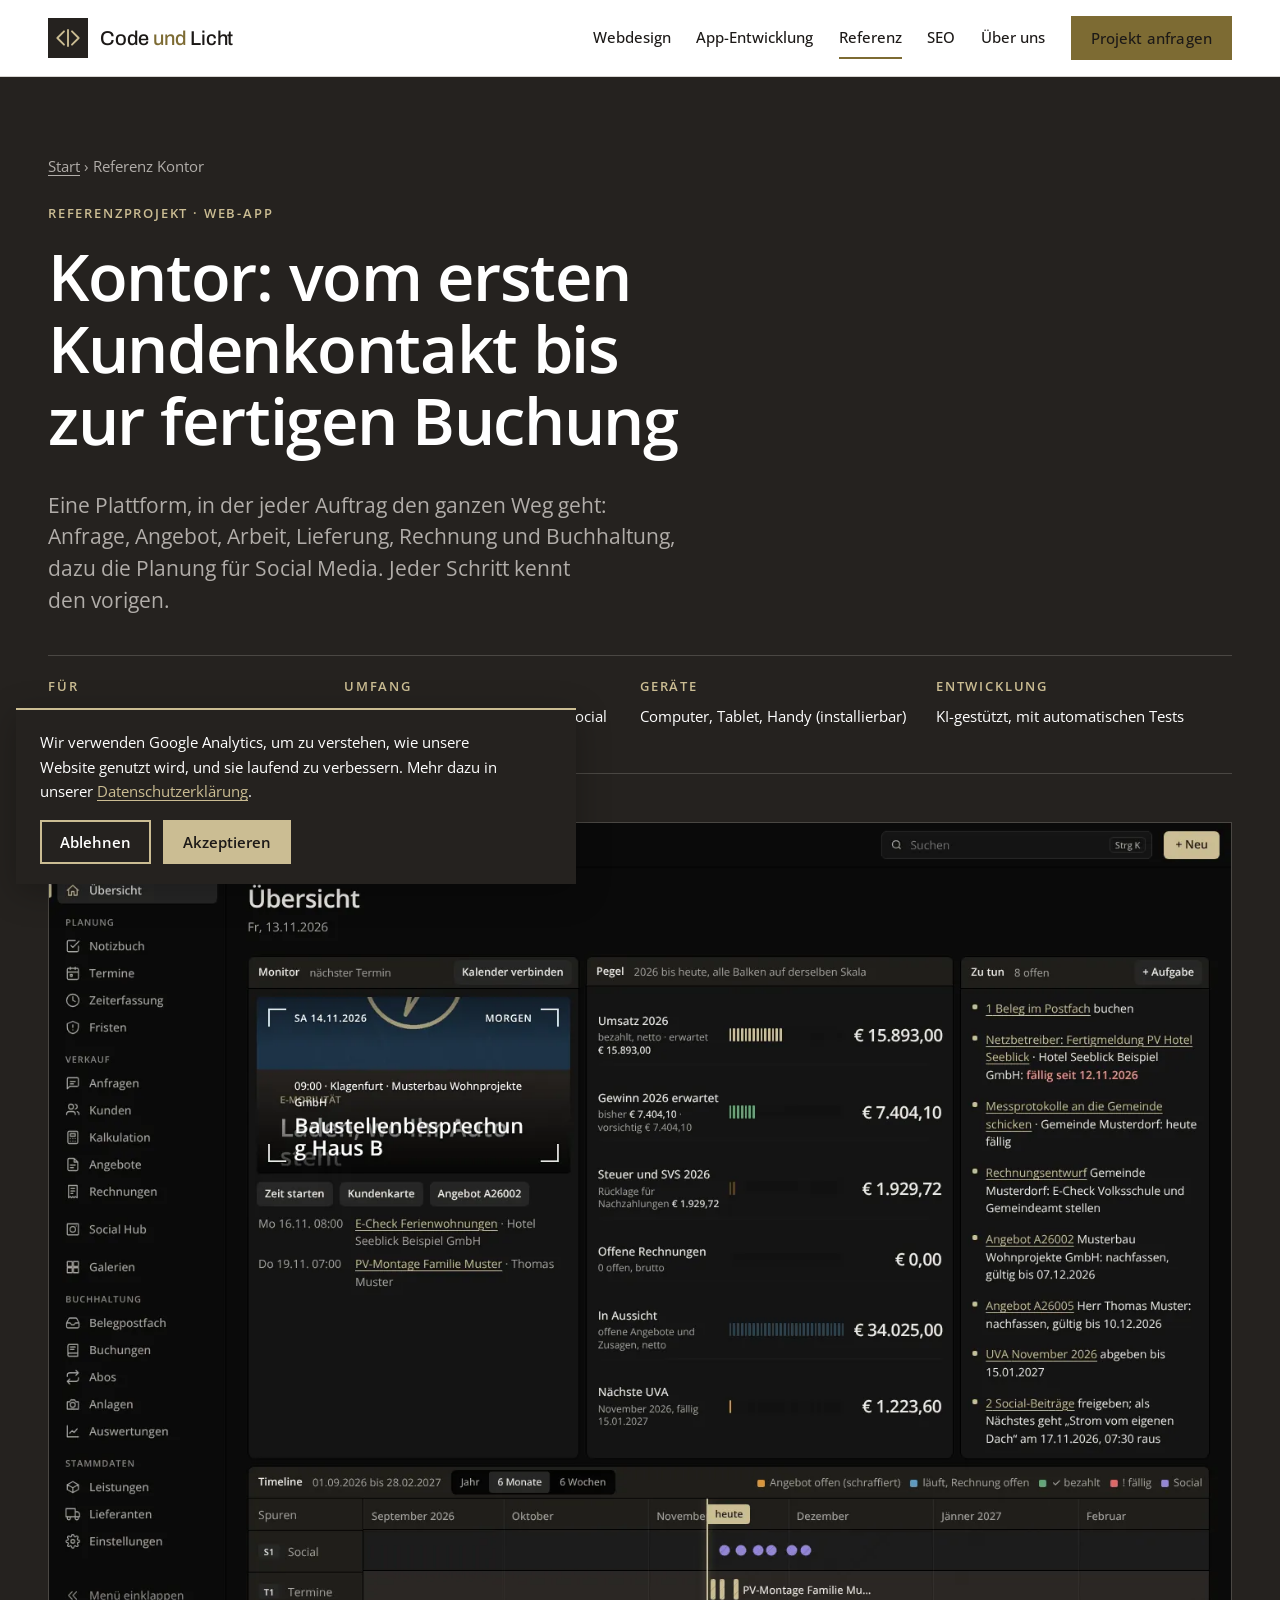
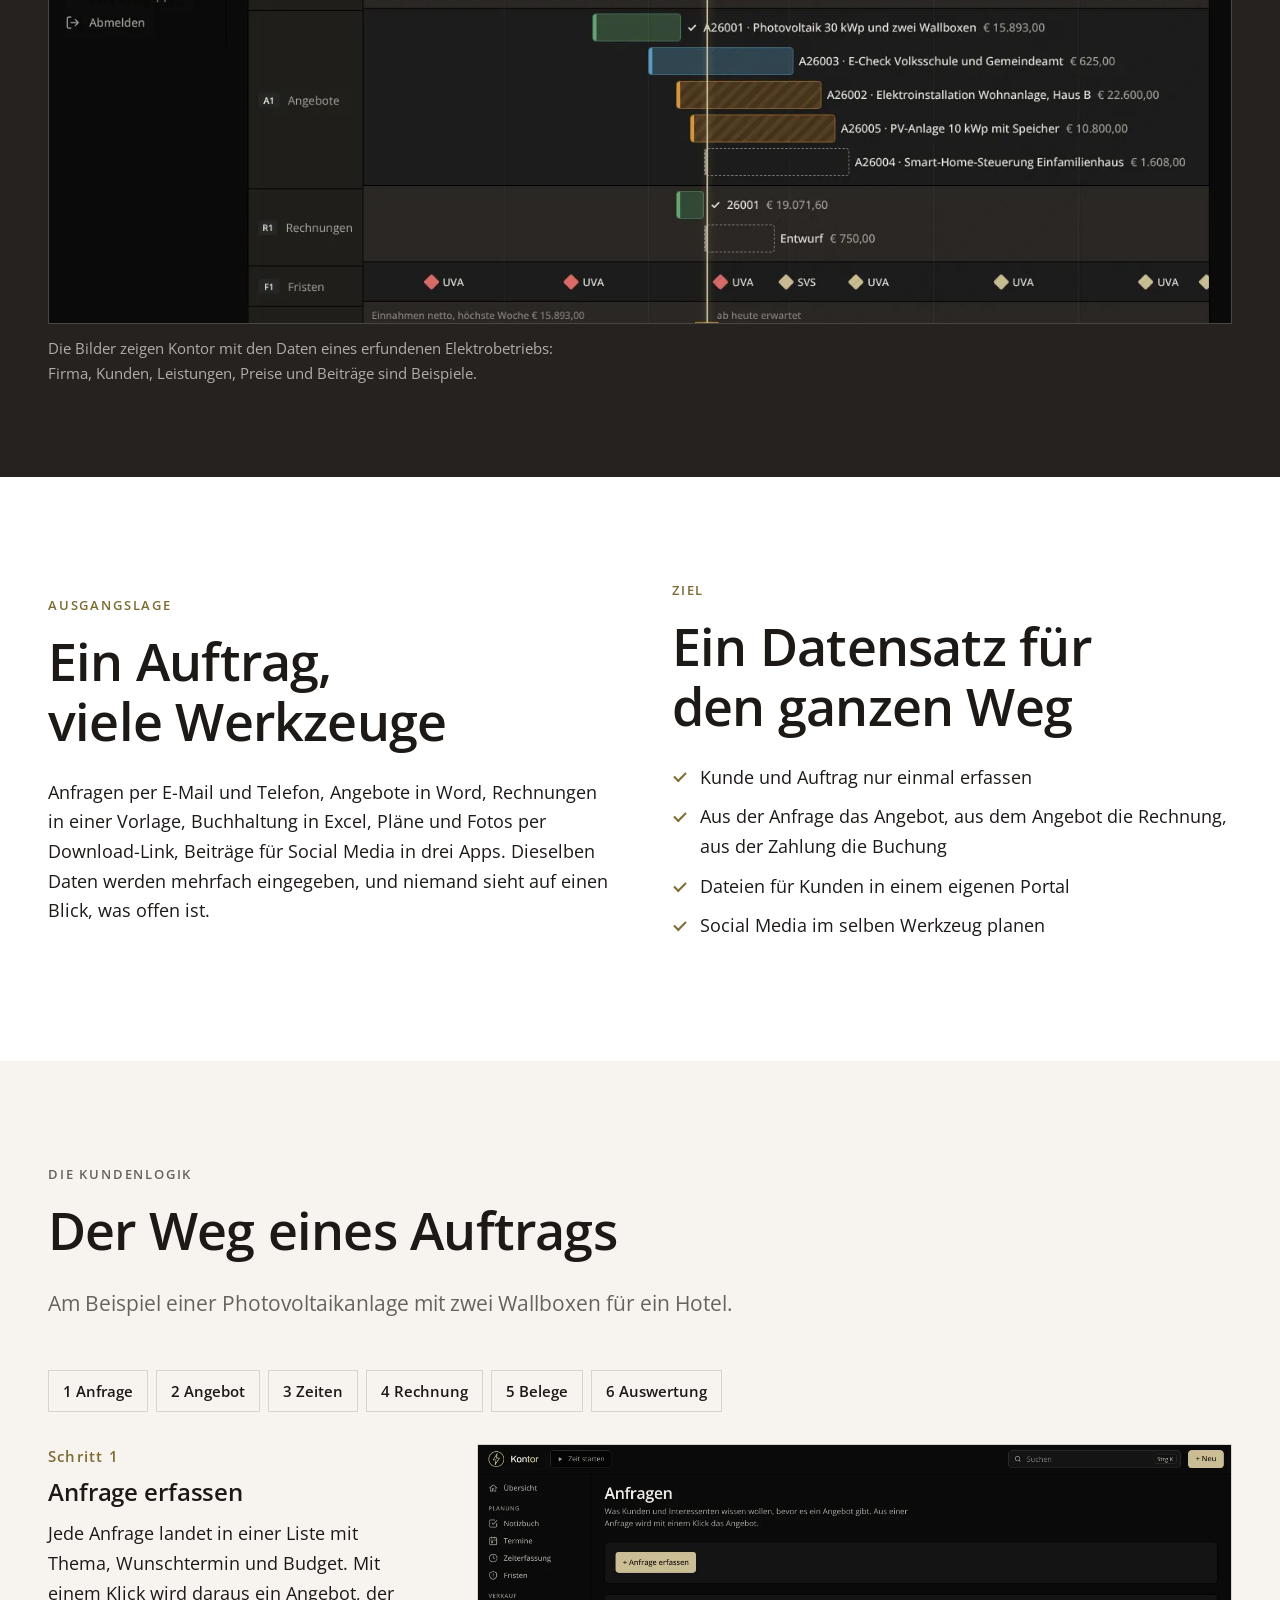
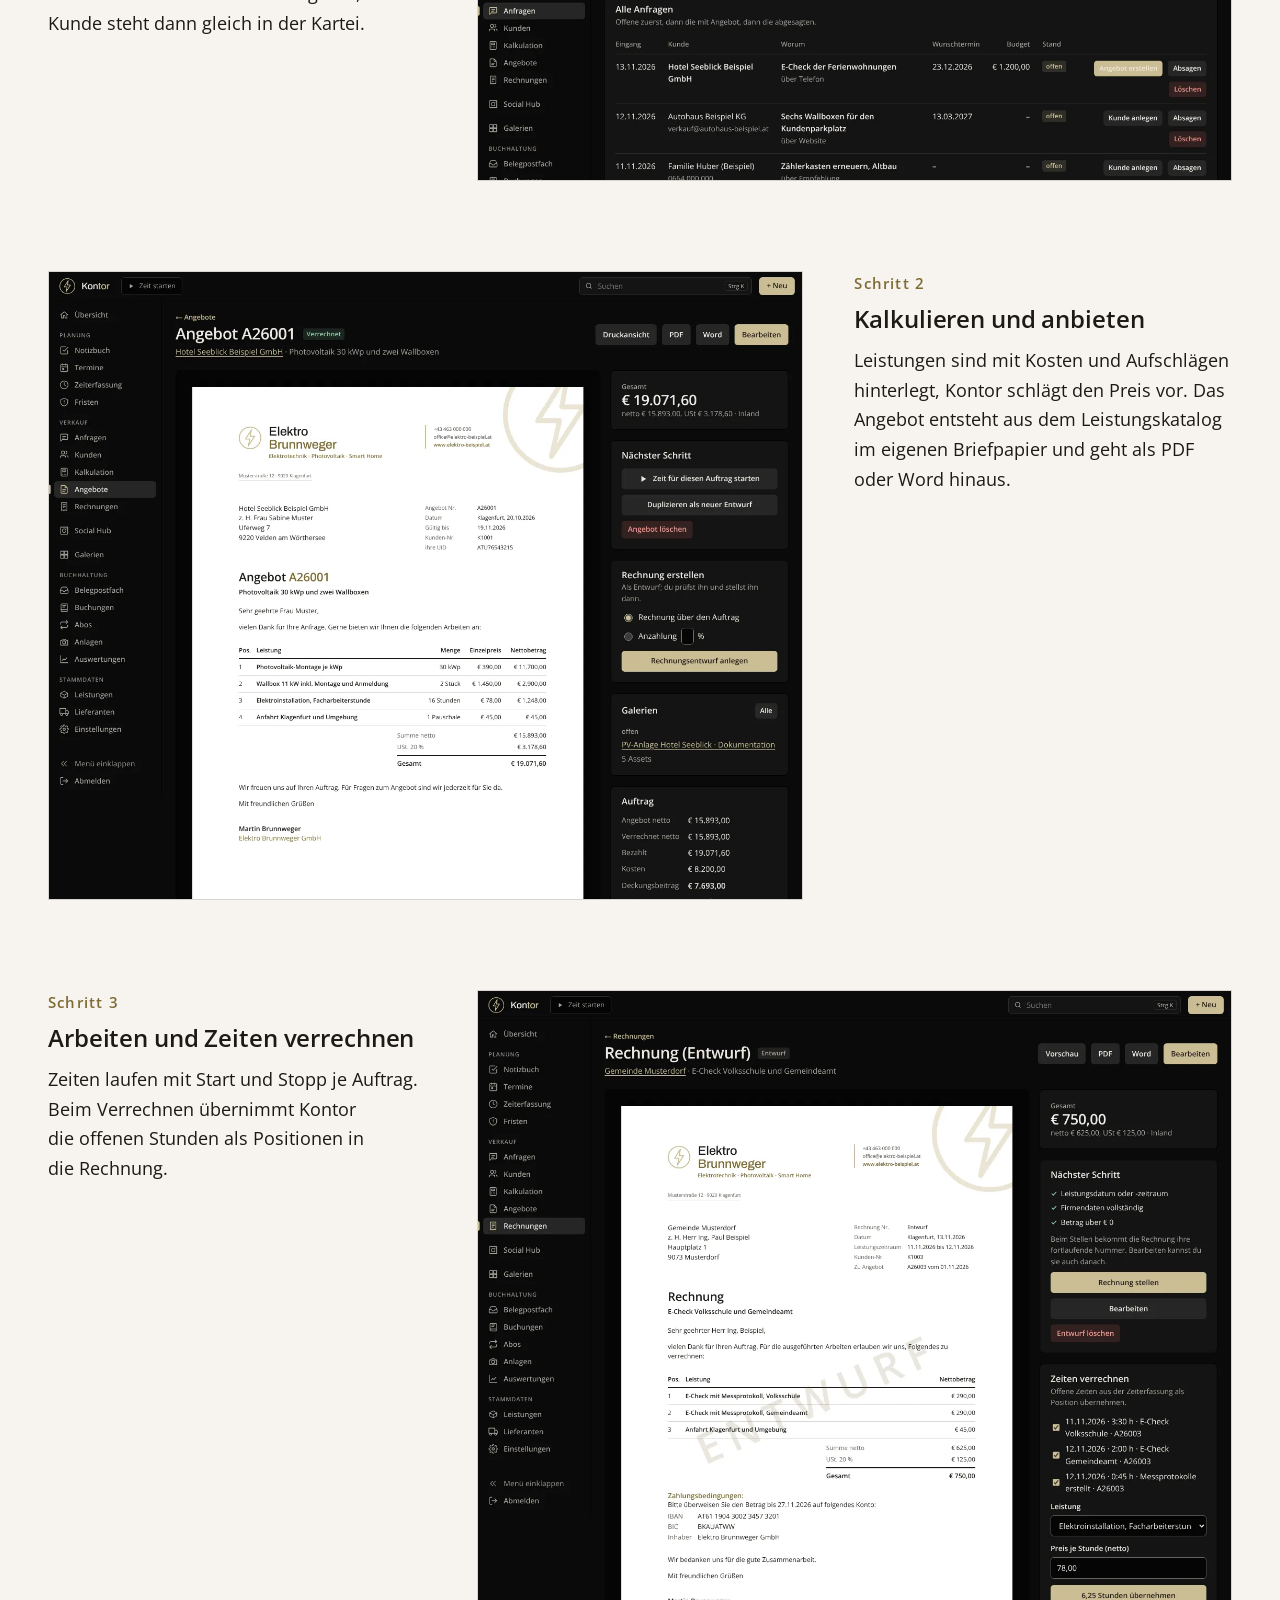
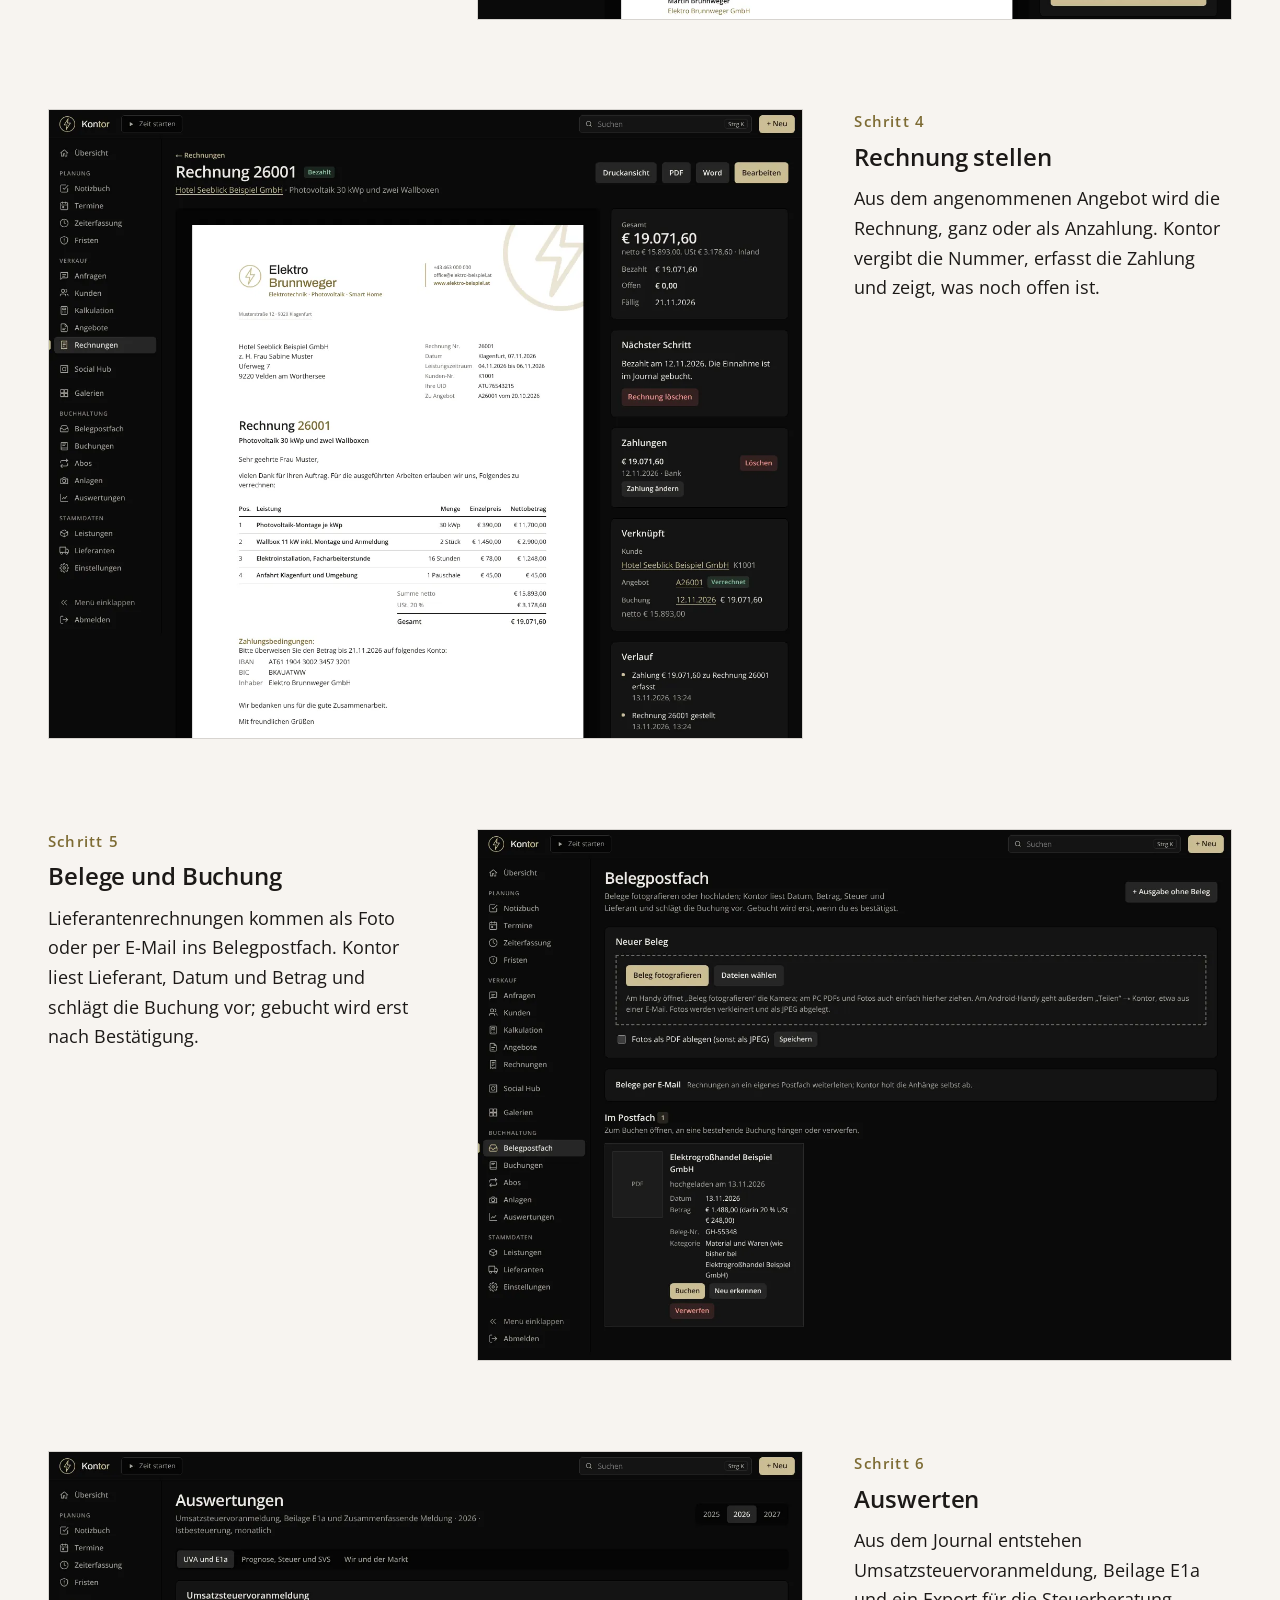
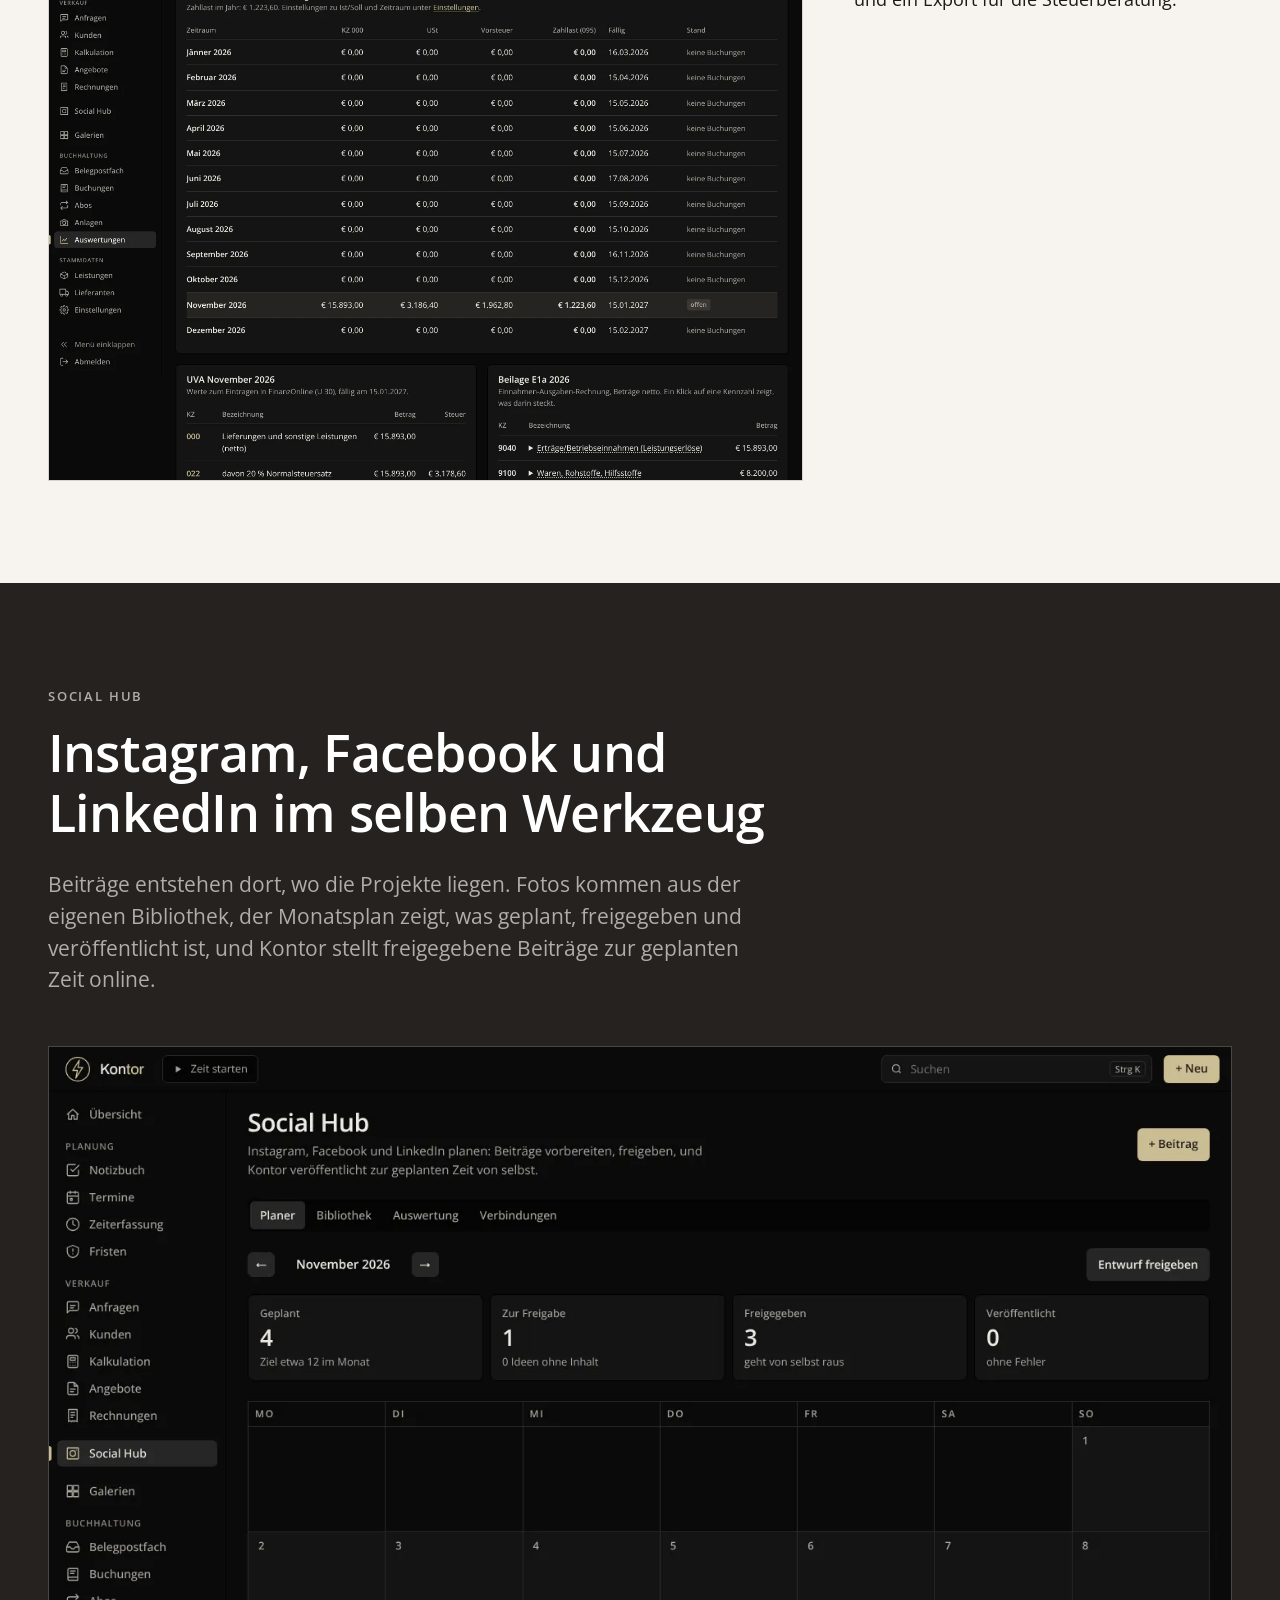
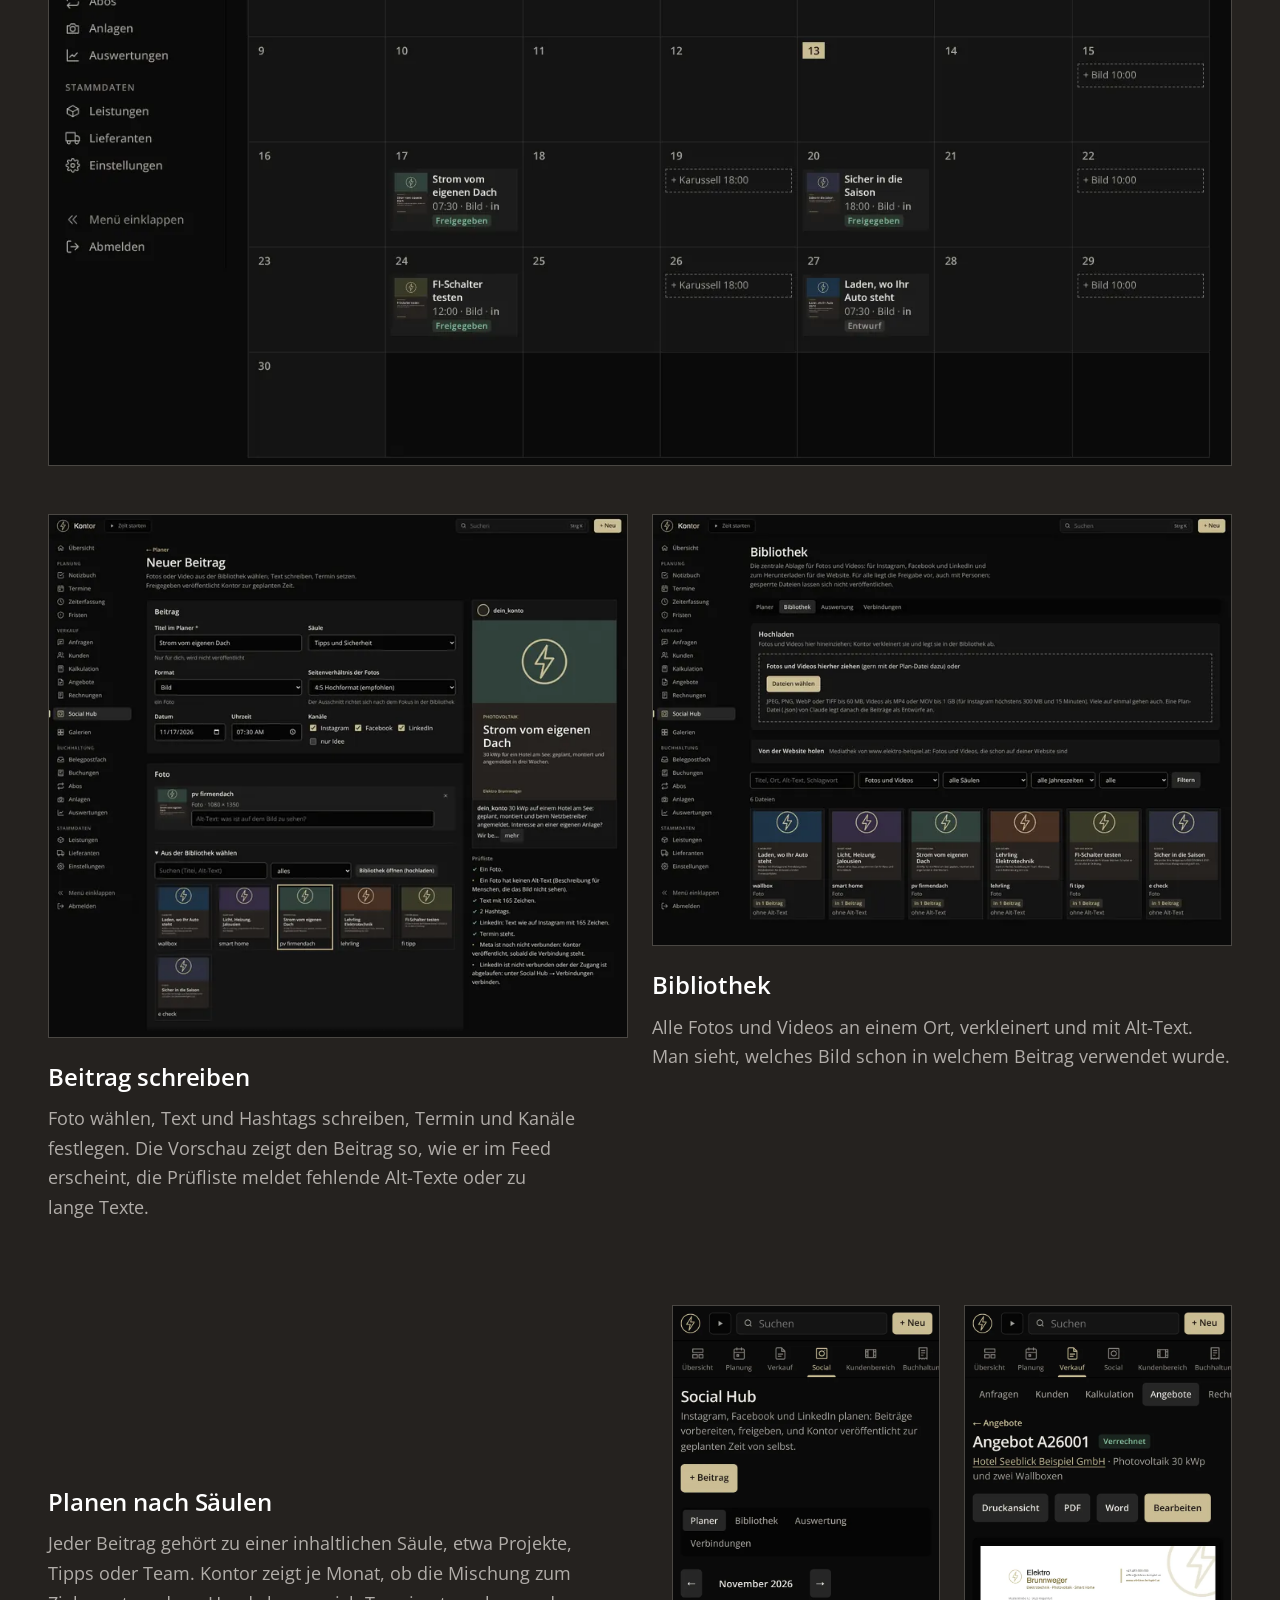
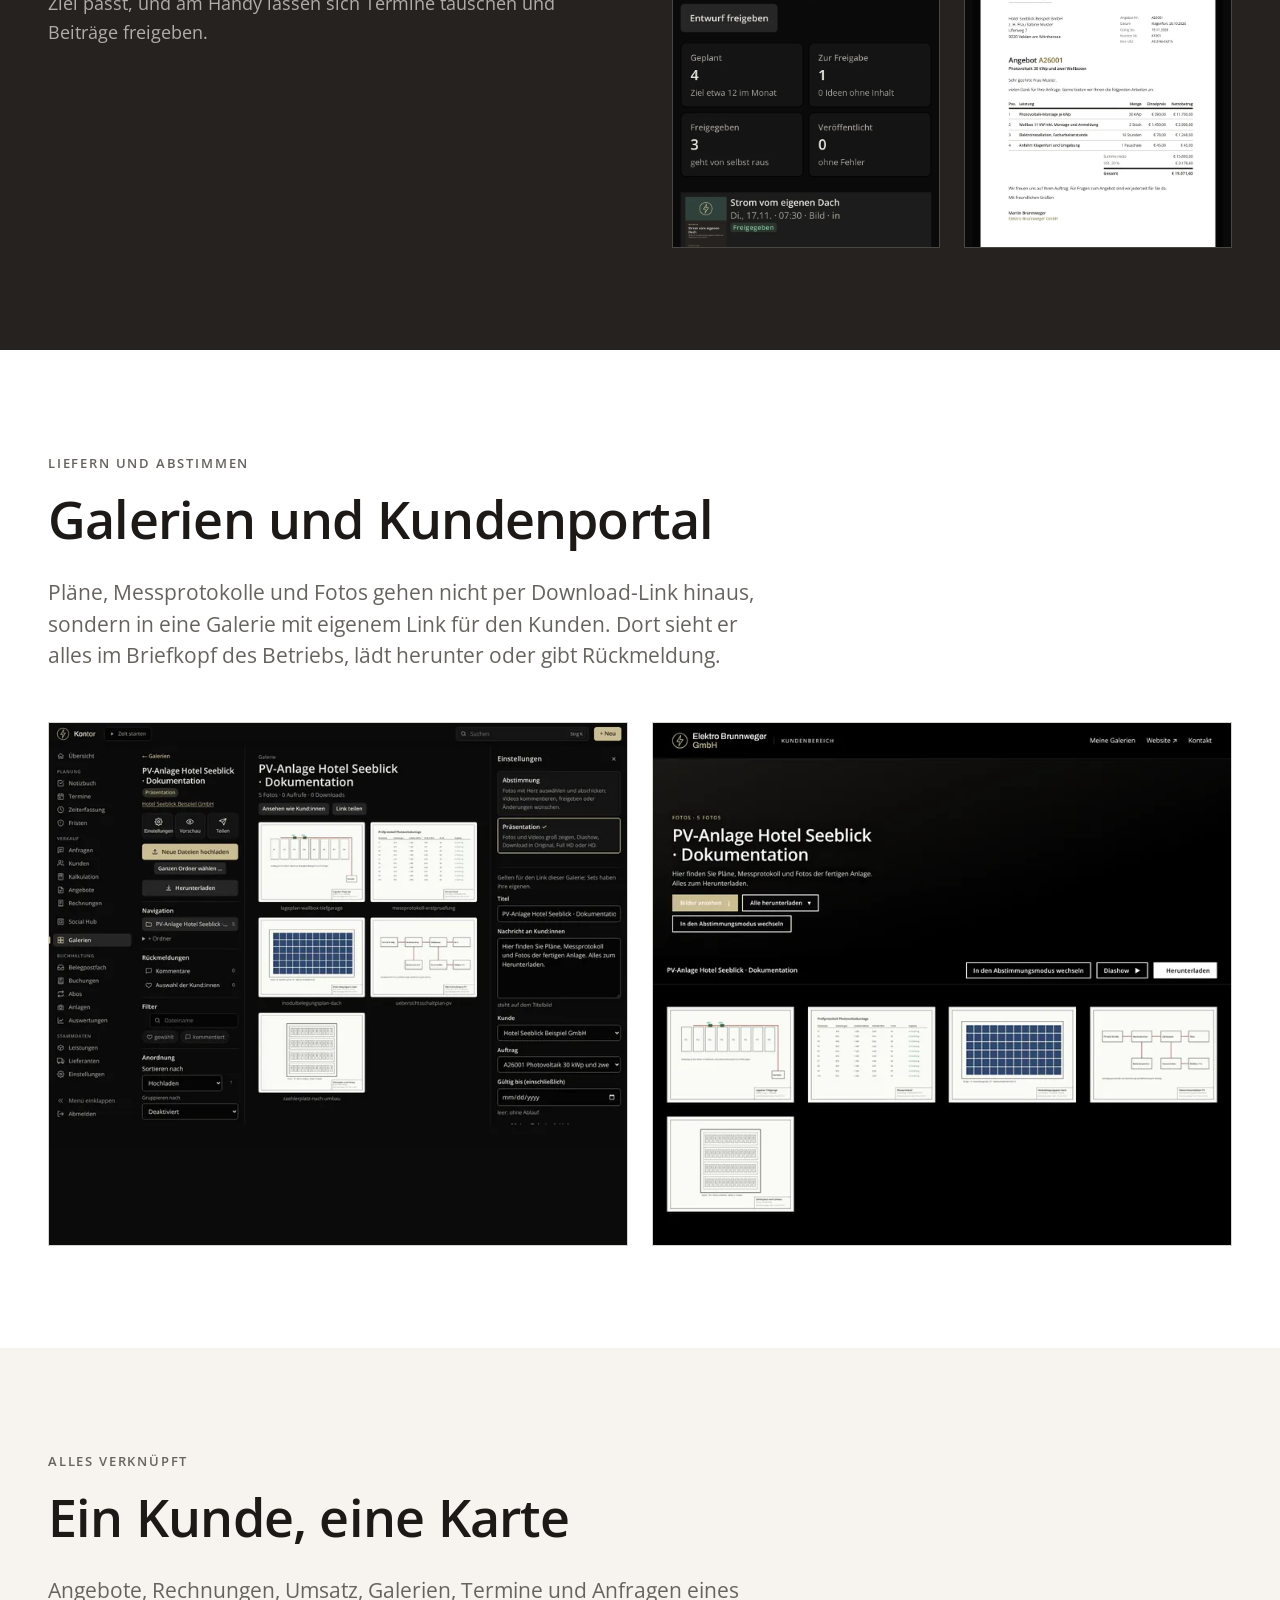
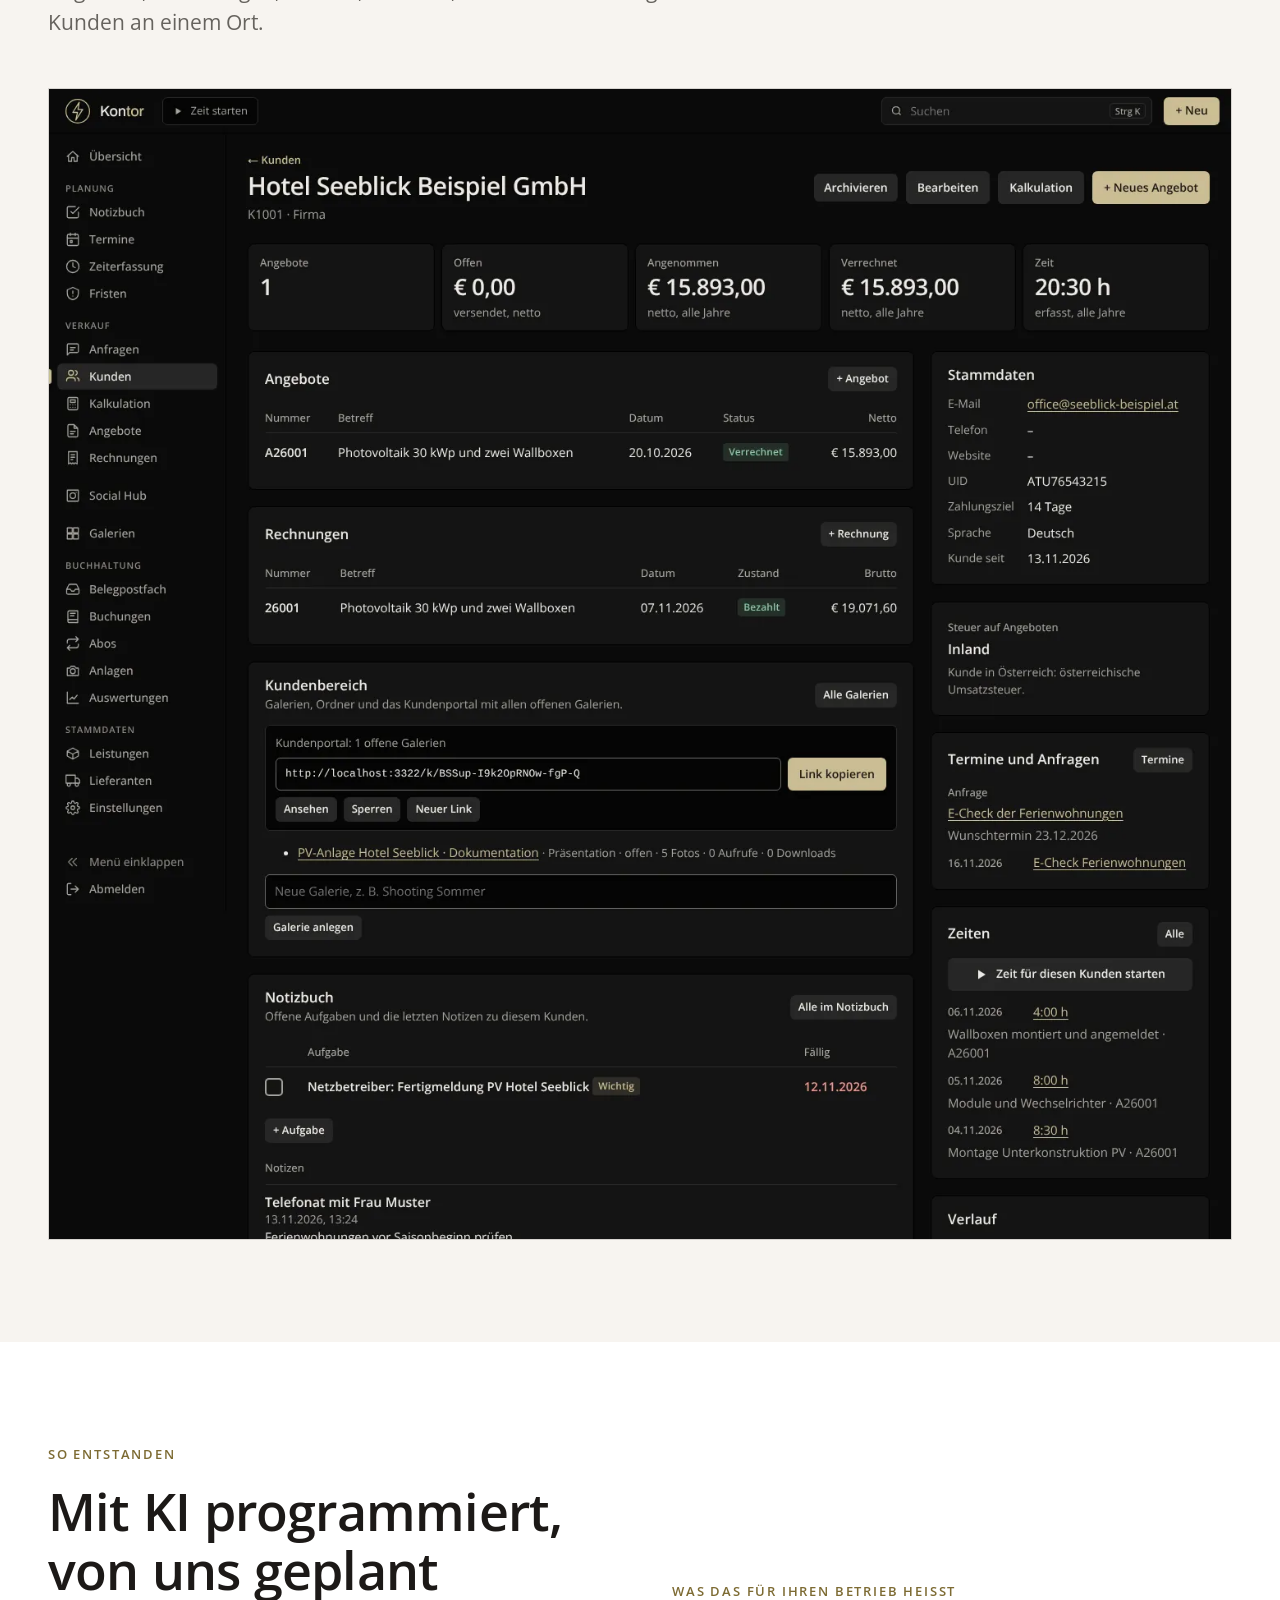
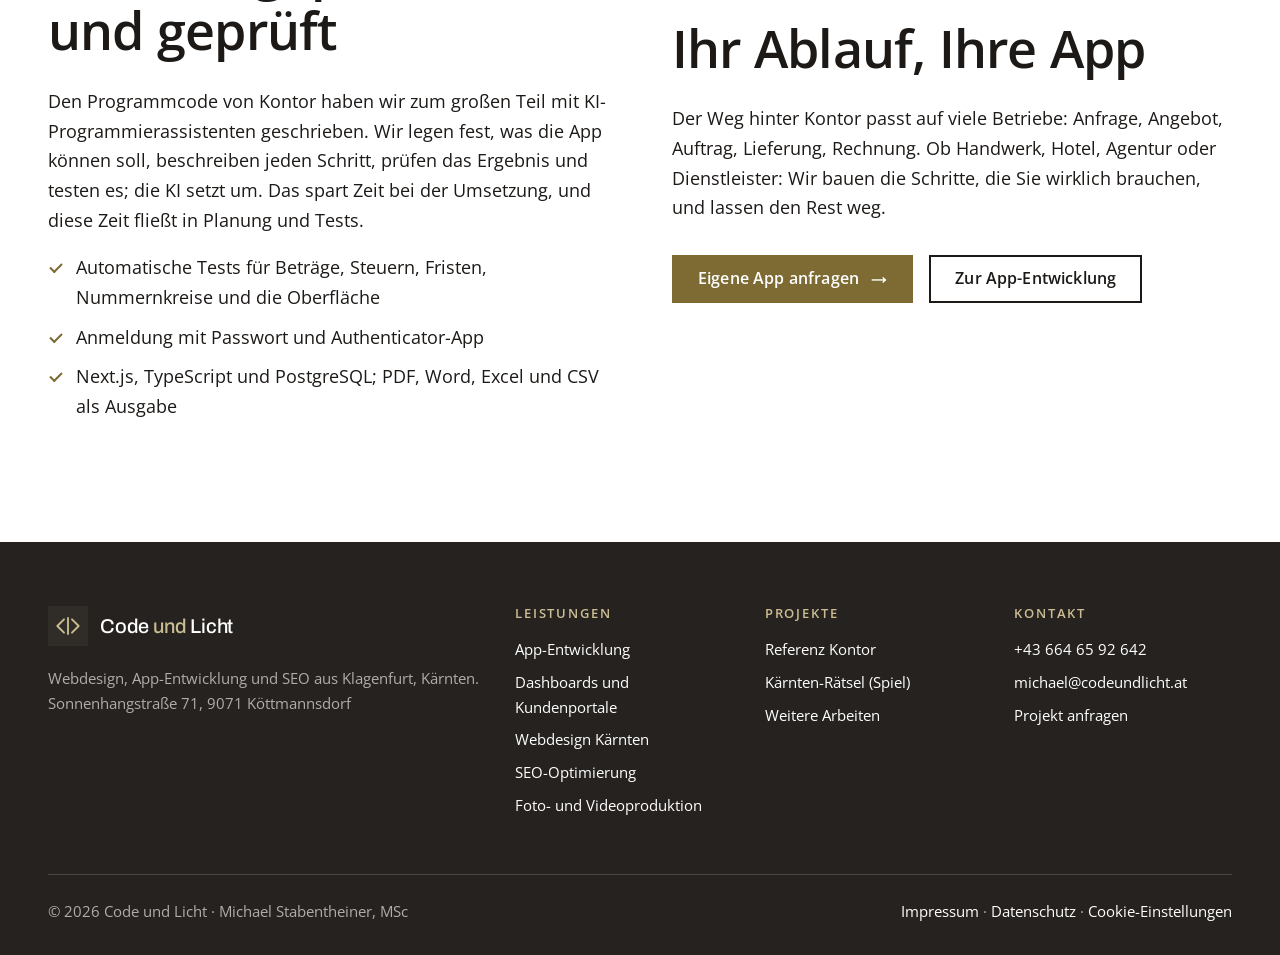
<file: referenzen/kontor/index.html>
<!DOCTYPE html>
<html lang="de-AT">
<head>
  <meta charset="UTF-8">
  <meta name="viewport" content="width=device-width, initial-scale=1">
  <title>Referenz Kontor: Web-App vom Angebot bis zur Buchung</title>
  <meta name="description" content="Referenzprojekt Kontor: Web-App für Anfrage, Angebot, Rechnung, Belege, Kundenportal und Social Media, gezeigt am Beispiel eines Elektrobetriebs.">
  <meta name="robots" content="index, follow, max-image-preview:large">
  <link rel="canonical" href="https://www.codeundlicht.at/referenzen/kontor/">
  <meta property="og:type" content="website">
  <meta property="og:locale" content="de_AT">
  <meta property="og:site_name" content="Code und Licht">
  <meta property="og:title" content="Referenz Kontor: Web-App vom Angebot bis zur Buchung">
  <meta property="og:description" content="Referenzprojekt Kontor: Web-App für Anfrage, Angebot, Rechnung, Belege, Kundenportal und Social Media, gezeigt am Beispiel eines Elektrobetriebs.">
  <meta property="og:url" content="https://www.codeundlicht.at/referenzen/kontor/">
  <meta property="og:image" content="https://www.codeundlicht.at/assets/images/referenz-kontor/kontor-dashboard-uebersicht.jpg">
  <meta name="twitter:card" content="summary_large_image">
  <meta name="theme-color" content="#25221F">
  <link rel="icon" href="../../assets/images/favicon.svg" type="image/svg+xml">
  <link rel="apple-touch-icon" href="../../assets/images/apple-touch-icon.png">
  <link rel="preload" href="../../assets/fonts/opensans-latin-400-600.woff2" as="font" type="font/woff2" crossorigin>
  <link rel="preload" as="image" href="../../assets/images/referenz-kontor/kontor-dashboard-uebersicht-720.webp" type="image/webp" fetchpriority="high">
  <link rel="stylesheet" href="../../css/site.css">
  <script type="application/ld+json">
{
 "@context": "https://schema.org",
 "@graph": [
  {
   "@type": "ProfessionalService",
   "@id": "https://www.codeundlicht.at/#organisation",
   "name": "Code und Licht",
   "alternateName": "Code und Licht · Webdesign und App-Entwicklung Kärnten",
   "description": "Webdesign, App-Entwicklung und SEO aus Klagenfurt, Kärnten: Websites, Web-Apps, Dashboards und Kundenportale für kleine und mittelständische Unternehmen und Tourismusbetriebe.",
   "url": "https://www.codeundlicht.at/",
   "logo": "https://www.codeundlicht.at/assets/images/code-und-licht-logo.png",
   "image": "https://www.codeundlicht.at/assets/images/referenz-kontor/kontor-dashboard-uebersicht.jpg",
   "founder": {
    "@type": "Person",
    "name": "Michael Stabentheiner",
    "honorificSuffix": "MSc"
   },
   "email": "michael@codeundlicht.at",
   "telephone": "+43 664 65 92 642",
   "vatID": "ATU69786635",
   "address": {
    "@type": "PostalAddress",
    "streetAddress": "Sonnenhangstraße 71",
    "postalCode": "9071",
    "addressLocality": "Köttmannsdorf",
    "addressRegion": "Kärnten",
    "addressCountry": "AT"
   },
   "areaServed": [
    {
     "@type": "City",
     "name": "Klagenfurt"
    },
    {
     "@type": "City",
     "name": "Villach"
    },
    {
     "@type": "AdministrativeArea",
     "name": "Kärnten"
    },
    {
     "@type": "Country",
     "name": "Österreich"
    }
   ],
   "knowsAbout": [
    "Webdesign",
    "Homepage erstellen",
    "App-Entwicklung",
    "Softwareentwicklung",
    "Web-Apps",
    "Dashboards",
    "Kundenportale",
    "Prozessoptimierung",
    "Automatisierung",
    "SEO",
    "Suchmaschinenoptimierung",
    "Landingpages",
    "Spieleentwicklung"
   ],
   "sameAs": [
    "https://www.instagram.com/michael.stabentheiner/",
    "https://at.linkedin.com/company/michaelstabentheiner",
    "https://www.facebook.com/michael.stabentheiner/",
    "https://www.michaelstabentheiner.at/"
   ]
  },
  {
   "@type": "WebSite",
   "@id": "https://www.codeundlicht.at/#website",
   "url": "https://www.codeundlicht.at/",
   "name": "Code und Licht",
   "inLanguage": "de-AT",
   "publisher": {
    "@id": "https://www.codeundlicht.at/#organisation"
   }
  },
  {
   "@type": "WebPage",
   "@id": "https://www.codeundlicht.at/referenzen/kontor/#seite",
   "url": "https://www.codeundlicht.at/referenzen/kontor/",
   "name": "Referenz Kontor: Web-App vom Angebot bis zur Buchung",
   "description": "Referenzprojekt Kontor: Web-App für Anfrage, Angebot, Rechnung, Belege, Kundenportal und Social Media, gezeigt am Beispiel eines Elektrobetriebs.",
   "inLanguage": "de-AT",
   "isPartOf": {
    "@id": "https://www.codeundlicht.at/#website"
   },
   "about": {
    "@id": "https://www.codeundlicht.at/#organisation"
   },
   "primaryImageOfPage": {
    "@type": "ImageObject",
    "url": "https://www.codeundlicht.at/assets/images/referenz-kontor/kontor-dashboard-uebersicht.jpg"
   }
  },
  {
   "@type": "BreadcrumbList",
   "itemListElement": [
    {
     "@type": "ListItem",
     "position": 1,
     "name": "Start",
     "item": "https://www.codeundlicht.at/"
    },
    {
     "@type": "ListItem",
     "position": 2,
     "name": "Referenz Kontor",
     "item": "https://www.codeundlicht.at/referenzen/kontor/"
    }
   ]
  },
  {
   "@type": "SoftwareApplication",
   "@id": "https://www.codeundlicht.at/referenzen/kontor/#app",
   "name": "Kontor",
   "applicationCategory": "BusinessApplication",
   "operatingSystem": "Web, Android, iOS (als Web-App installierbar)",
   "description": "Web-App für Betriebe mit Aufträgen: Anfragen, Kalkulation, Angebote, Zeiterfassung, Rechnungen, Belege, Buchhaltung mit UVA und E1a, Kundenportal mit Galerien, Social-Media-Planung und Dashboard. Entwickelt mit KI-gestützter Programmierung.",
   "creator": {
    "@id": "https://www.codeundlicht.at/#organisation"
   },
   "screenshot": "https://www.codeundlicht.at/assets/images/referenz-kontor/kontor-dashboard-uebersicht.jpg",
   "inLanguage": "de-AT"
  }
 ]
}
  </script>
</head>
<body>
<a class="skip" href="#inhalt">Zum Inhalt</a>
<header class="hd">
  <div class="hd__inner">
    <a href="../../" class="logo" aria-label="Code und Licht, Startseite"><span class="logo__mark"><svg viewBox="0 0 36 26" fill="none" stroke="currentColor" stroke-width="2.8" stroke-linecap="round" stroke-linejoin="round" aria-hidden="true"><path d="M12 3 L2 13 L12 23"/><path d="M24 3 L34 13 L24 23"/><line x1="18" y1="1" x2="18" y2="25"/></svg></span><span class="logo__word">Code <em>und</em> Licht</span></a>
    <button class="burger" id="navBurger" aria-label="Menü öffnen" aria-expanded="false" aria-controls="navLinks"><span></span><span></span></button>
    <nav class="nav" id="navLinks" aria-label="Hauptnavigation">
      <a href="../../webdesign-kaernten/">Webdesign</a>
      <a href="../../app-entwicklung/">App-Entwicklung</a>
      <a href="../../referenzen/kontor/" aria-current="page">Referenz</a>
      <a href="../../seo-optimierung/">SEO</a>
      <a href="../../#ueber">Über uns</a>
      <a href="../../#kontakt" class="btn btn--primary">Projekt anfragen</a>
    </nav>
  </div>
</header>

<main id="inhalt">
<section class="page-hero dark">
  <div class="container">
    <p class="crumbs"><a href="../../">Start</a> › Referenz Kontor</p>
    <p class="eyebrow">Referenzprojekt · Web-App</p>
    <h1>Kontor: vom ersten Kundenkontakt bis zur fertigen Buchung</h1>
    <p class="lead">Eine Plattform, in der jeder Auftrag den ganzen Weg geht: Anfrage, Angebot, Arbeit, Lieferung, Rechnung und Buchhaltung, dazu die Planung für Social Media. Jeder Schritt kennt den vorigen.</p>
    <dl class="facts">
      <div><dt>Für</dt><dd>Betriebe mit Aufträgen: Handwerk, Dienstleistung, Agentur</dd></div>
      <div><dt>Umfang</dt><dd>Web-App mit Kundenportal und Social Hub</dd></div>
      <div><dt>Geräte</dt><dd>Computer, Tablet, Handy (installierbar)</dd></div>
      <div><dt>Entwicklung</dt><dd>KI-gestützt, mit automatischen Tests</dd></div>
    </dl>
    <div style="margin-top:48px">
      <figure class="shot"><picture><source type="image/webp" srcset="../../assets/images/referenz-kontor/kontor-dashboard-uebersicht-720.webp 720w, ../../assets/images/referenz-kontor/kontor-dashboard-uebersicht.webp 1440w" sizes="100vw"><img src="../../assets/images/referenz-kontor/kontor-dashboard-uebersicht.jpg" alt="Startseite von Kontor im Beispielbetrieb: nächster Termin, Umsatz, Gewinn, offene Rechnungen, Aufgaben und eine Zeitleiste mit Angeboten, Rechnungen und Social-Media-Beiträgen" width="1440" height="1340" fetchpriority="high" decoding="async"></picture></figure>
      <p class="cap">Die Bilder zeigen Kontor mit den Daten eines erfundenen Elektrobetriebs: Firma, Kunden, Leistungen, Preise und Beiträge sind Beispiele.</p>
    </div>
  </div>
</section>

<section class="section">
  <div class="container split">
    <div>
      <p class="eyebrow">Ausgangslage</p>
      <h2>Ein Auftrag, viele Werkzeuge</h2>
      <p>Anfragen per E-Mail und Telefon, Angebote in Word, Rechnungen in einer Vorlage, Buchhaltung in Excel, Pläne und Fotos per Download-Link, Beiträge für Social Media in drei Apps. Dieselben Daten werden mehrfach eingegeben, und niemand sieht auf einen Blick, was offen ist.</p>
    </div>
    <div>
      <p class="eyebrow">Ziel</p>
      <h2>Ein Datensatz für den ganzen Weg</h2>
      <ul class="check">
        <li>Kunde und Auftrag nur einmal erfassen</li>
        <li>Aus der Anfrage das Angebot, aus dem Angebot die Rechnung, aus der Zahlung die Buchung</li>
        <li>Dateien für Kunden in einem eigenen Portal</li>
        <li>Social Media im selben Werkzeug planen</li>
      </ul>
    </div>
  </div>
</section>

<section class="section section--alt" id="ablauf">
  <div class="container">
    <div class="head">
      <p class="eyebrow">Die Kundenlogik</p>
      <h2>Der Weg eines Auftrags</h2>
      <p class="lead">Am Beispiel einer Photovoltaikanlage mit zwei Wallboxen für ein Hotel.</p>
    </div>
    <ol class="chain">
      <li><a href="#s1">1 Anfrage</a></li><li><a href="#s2">2 Angebot</a></li><li><a href="#s3">3 Zeiten</a></li><li><a href="#s4">4 Rechnung</a></li><li><a href="#s5">5 Belege</a></li><li><a href="#s6">6 Auswertung</a></li>
    </ol>
    <div class="flow">
      <article class="flow__step" id="s1">
        <div class="flow__text">
          <span class="flow__num">Schritt 1</span>
          <h3>Anfrage erfassen</h3>
          <p>Jede Anfrage landet in einer Liste mit Thema, Wunschtermin und Budget. Mit einem Klick wird daraus ein Angebot, der Kunde steht dann gleich in der Kartei.</p>
        </div>
        <figure class="shot"><picture><source type="image/webp" srcset="../../assets/images/referenz-kontor/kontor-anfragen-720.webp 720w, ../../assets/images/referenz-kontor/kontor-anfragen.webp 1440w" sizes="(max-width: 900px) 100vw, 60vw"><img src="../../assets/images/referenz-kontor/kontor-anfragen.jpg" alt="Liste der Anfragen in Kontor mit Eingang, Kunde, Thema, Wunschtermin und Budget (Beispieldaten eines Elektrobetriebs)" width="1440" height="640" loading="lazy" decoding="async"></picture></figure>
      </article>
      <article class="flow__step" id="s2">
        <div class="flow__text">
          <span class="flow__num">Schritt 2</span>
          <h3>Kalkulieren und anbieten</h3>
          <p>Leistungen sind mit Kosten und Aufschlägen hinterlegt, Kontor schlägt den Preis vor. Das Angebot entsteht aus dem Leistungskatalog im eigenen Briefpapier und geht als PDF oder Word hinaus.</p>
        </div>
        <figure class="shot"><picture><source type="image/webp" srcset="../../assets/images/referenz-kontor/kontor-angebot-720.webp 720w, ../../assets/images/referenz-kontor/kontor-angebot.webp 1440w" sizes="(max-width: 900px) 100vw, 60vw"><img src="../../assets/images/referenz-kontor/kontor-angebot.jpg" alt="Angebot in Kontor im Briefpapier des Beispielbetriebs: Photovoltaik 30 kWp und zwei Wallboxen, mit Gesamtbetrag und nächstem Schritt" width="1440" height="1200" loading="lazy" decoding="async"></picture></figure>
      </article>
      <article class="flow__step" id="s3">
        <div class="flow__text">
          <span class="flow__num">Schritt 3</span>
          <h3>Arbeiten und Zeiten verrechnen</h3>
          <p>Zeiten laufen mit Start und Stopp je Auftrag. Beim Verrechnen übernimmt Kontor die offenen Stunden als Positionen in die Rechnung.</p>
        </div>
        <figure class="shot"><picture><source type="image/webp" srcset="../../assets/images/referenz-kontor/kontor-zeiten-verrechnen-720.webp 720w, ../../assets/images/referenz-kontor/kontor-zeiten-verrechnen.webp 1440w" sizes="(max-width: 900px) 100vw, 60vw"><img src="../../assets/images/referenz-kontor/kontor-zeiten-verrechnen.jpg" alt="Rechnungsentwurf in Kontor: offene Zeiten werden als Positionen übernommen (Beispieldaten)" width="1440" height="1200" loading="lazy" decoding="async"></picture></figure>
      </article>
      <article class="flow__step" id="s4">
        <div class="flow__text">
          <span class="flow__num">Schritt 4</span>
          <h3>Rechnung stellen</h3>
          <p>Aus dem angenommenen Angebot wird die Rechnung, ganz oder als Anzahlung. Kontor vergibt die Nummer, erfasst die Zahlung und zeigt, was noch offen ist.</p>
        </div>
        <figure class="shot"><picture><source type="image/webp" srcset="../../assets/images/referenz-kontor/kontor-rechnung-720.webp 720w, ../../assets/images/referenz-kontor/kontor-rechnung.webp 1440w" sizes="(max-width: 900px) 100vw, 60vw"><img src="../../assets/images/referenz-kontor/kontor-rechnung.jpg" alt="Bezahlte Rechnung in Kontor mit Vorschau, Zahlung und Verknüpfung zu Kunde und Angebot (Beispieldaten)" width="1440" height="1200" loading="lazy" decoding="async"></picture></figure>
      </article>
      <article class="flow__step" id="s5">
        <div class="flow__text">
          <span class="flow__num">Schritt 5</span>
          <h3>Belege und Buchung</h3>
          <p>Lieferantenrechnungen kommen als Foto oder per E-Mail ins Belegpostfach. Kontor liest Lieferant, Datum und Betrag und schlägt die Buchung vor; gebucht wird erst nach Bestätigung.</p>
        </div>
        <figure class="shot"><picture><source type="image/webp" srcset="../../assets/images/referenz-kontor/kontor-belegpostfach-720.webp 720w, ../../assets/images/referenz-kontor/kontor-belegpostfach.webp 1440w" sizes="(max-width: 900px) 100vw, 60vw"><img src="../../assets/images/referenz-kontor/kontor-belegpostfach.jpg" alt="Belegpostfach in Kontor mit einer erkannten Rechnung eines Elektrogroßhändlers (Beispieldaten)" width="1440" height="1015" loading="lazy" decoding="async"></picture></figure>
      </article>
      <article class="flow__step" id="s6">
        <div class="flow__text">
          <span class="flow__num">Schritt 6</span>
          <h3>Auswerten</h3>
          <p>Aus dem Journal entstehen Umsatzsteuervoranmeldung, Beilage E1a und ein Export für die Steuerberatung.</p>
        </div>
        <figure class="shot"><picture><source type="image/webp" srcset="../../assets/images/referenz-kontor/kontor-auswertungen-uva-720.webp 720w, ../../assets/images/referenz-kontor/kontor-auswertungen-uva.webp 1440w" sizes="(max-width: 900px) 100vw, 60vw"><img src="../../assets/images/referenz-kontor/kontor-auswertungen-uva.jpg" alt="Auswertungen in Kontor: Umsatzsteuervoranmeldung nach Monaten (Beispieldaten)" width="1440" height="1200" loading="lazy" decoding="async"></picture></figure>
      </article>
    </div>
  </div>
</section>

<section class="section dark" id="social-hub">
  <div class="container">
    <div class="head">
      <p class="eyebrow">Social Hub</p>
      <h2>Instagram, Facebook und LinkedIn im selben Werkzeug</h2>
      <p class="lead">Beiträge entstehen dort, wo die Projekte liegen. Fotos kommen aus der eigenen Bibliothek, der Monatsplan zeigt, was geplant, freigegeben und veröffentlicht ist, und Kontor stellt freigegebene Beiträge zur geplanten Zeit online.</p>
    </div>
    <figure class="shot"><picture><source type="image/webp" srcset="../../assets/images/referenz-kontor/kontor-social-planer-720.webp 720w, ../../assets/images/referenz-kontor/kontor-social-planer.webp 1440w" sizes="100vw"><img src="../../assets/images/referenz-kontor/kontor-social-planer.jpg" alt="Social Hub in Kontor: Monatsplan mit geplanten, freigegebenen und Entwurfs-Beiträgen eines Elektrobetriebs" width="1440" height="1240" loading="lazy" decoding="async"></picture></figure>
    <div class="shots-2" style="margin-top:48px">
      <div>
        <figure class="shot"><picture><source type="image/webp" srcset="../../assets/images/referenz-kontor/kontor-social-beitrag-720.webp 720w, ../../assets/images/referenz-kontor/kontor-social-beitrag.webp 1440w" sizes="(max-width: 700px) 100vw, 50vw"><img src="../../assets/images/referenz-kontor/kontor-social-beitrag.jpg" alt="Neuer Beitrag im Social Hub: Titel, Format, Termin, Kanäle, Foto aus der Bibliothek und Vorschau wie auf Instagram (Beispieldaten)" width="1440" height="1300" loading="lazy" decoding="async"></picture></figure>
        <h3 style="margin-top:24px">Beitrag schreiben</h3>
        <p class="muted">Foto wählen, Text und Hashtags schreiben, Termin und Kanäle festlegen. Die Vorschau zeigt den Beitrag so, wie er im Feed erscheint, die Prüfliste meldet fehlende Alt-Texte oder zu lange Texte.</p>
      </div>
      <div>
        <figure class="shot"><picture><source type="image/webp" srcset="../../assets/images/referenz-kontor/kontor-social-bibliothek-720.webp 720w, ../../assets/images/referenz-kontor/kontor-social-bibliothek.webp 1440w" sizes="(max-width: 700px) 100vw, 50vw"><img src="../../assets/images/referenz-kontor/kontor-social-bibliothek.jpg" alt="Bibliothek im Social Hub mit Fotos für Beiträge, Filtern nach Säule, Jahreszeit und Freigabe (Beispieldaten)" width="1440" height="1071" loading="lazy" decoding="async"></picture></figure>
        <h3 style="margin-top:24px">Bibliothek</h3>
        <p class="muted">Alle Fotos und Videos an einem Ort, verkleinert und mit Alt-Text. Man sieht, welches Bild schon in welchem Beitrag verwendet wurde.</p>
      </div>
    </div>
    <div class="split" style="margin-top:64px">
      <div>
        <h3>Planen nach Säulen</h3>
        <p class="muted">Jeder Beitrag gehört zu einer inhaltlichen Säule, etwa Projekte, Tipps oder Team. Kontor zeigt je Monat, ob die Mischung zum Ziel passt, und am Handy lassen sich Termine tauschen und Beiträge freigeben.</p>
      </div>
      <div class="shots-2">
        <figure class="shot shot--phone"><picture><source type="image/webp" srcset="../../assets/images/referenz-kontor/kontor-handy-social-720.webp 720w, ../../assets/images/referenz-kontor/kontor-handy-social.webp 1082w" sizes="(max-width: 700px) 100vw, 25vw"><img src="../../assets/images/referenz-kontor/kontor-handy-social.jpg" alt="Social Hub in Kontor am Handy (Beispieldaten)" width="1082" height="2202" loading="lazy" decoding="async"></picture></figure>
        <figure class="shot shot--phone"><picture><source type="image/webp" srcset="../../assets/images/referenz-kontor/kontor-handy-angebot-720.webp 720w, ../../assets/images/referenz-kontor/kontor-handy-angebot.webp 1082w" sizes="(max-width: 700px) 100vw, 25vw"><img src="../../assets/images/referenz-kontor/kontor-handy-angebot.jpg" alt="Angebot in Kontor am Handy (Beispieldaten)" width="1082" height="2202" loading="lazy" decoding="async"></picture></figure>
      </div>
    </div>
  </div>
</section>

<section class="section" id="portal">
  <div class="container">
    <div class="head">
      <p class="eyebrow">Liefern und abstimmen</p>
      <h2>Galerien und Kundenportal</h2>
      <p class="lead">Pläne, Messprotokolle und Fotos gehen nicht per Download-Link hinaus, sondern in eine Galerie mit eigenem Link für den Kunden. Dort sieht er alles im Briefkopf des Betriebs, lädt herunter oder gibt Rückmeldung.</p>
    </div>
    <div class="shots-2">
      <figure class="shot"><picture><source type="image/webp" srcset="../../assets/images/referenz-kontor/kontor-galerie-720.webp 720w, ../../assets/images/referenz-kontor/kontor-galerie.webp 1440w" sizes="(max-width: 700px) 100vw, 50vw"><img src="../../assets/images/referenz-kontor/kontor-galerie.jpg" alt="Galerie in Kontor mit Plänen und Messprotokoll einer Photovoltaikanlage und den Einstellungen für den Kunden (Beispieldaten)" width="1440" height="1064" loading="lazy" decoding="async"></picture></figure>
      <figure class="shot"><picture><source type="image/webp" srcset="../../assets/images/referenz-kontor/kontor-kundenportal-720.webp 720w, ../../assets/images/referenz-kontor/kontor-kundenportal.webp 1440w" sizes="(max-width: 700px) 100vw, 50vw"><img src="../../assets/images/referenz-kontor/kontor-kundenportal.jpg" alt="Kundenansicht der Galerie im Briefkopf des Beispielbetriebs mit Nachricht und Download (Beispieldaten)" width="1440" height="1300" loading="lazy" decoding="async"></picture></figure>
    </div>
  </div>
</section>

<section class="section section--alt">
  <div class="container">
    <div class="head">
      <p class="eyebrow">Alles verknüpft</p>
      <h2>Ein Kunde, eine Karte</h2>
      <p class="lead">Angebote, Rechnungen, Umsatz, Galerien, Termine und Anfragen eines Kunden an einem Ort.</p>
    </div>
    <figure class="shot"><picture><source type="image/webp" srcset="../../assets/images/referenz-kontor/kontor-kundenkarte-720.webp 720w, ../../assets/images/referenz-kontor/kontor-kundenkarte.webp 1440w" sizes="100vw"><img src="../../assets/images/referenz-kontor/kontor-kundenkarte.jpg" alt="Kundenkarte eines Beispielkunden in Kontor: Kennzahlen, Angebote, Rechnungen, Kundenbereich, Stammdaten, Termine und Anfragen" width="1440" height="1400" loading="lazy" decoding="async"></picture></figure>
  </div>
</section>

<section class="section">
  <div class="container split">
    <div>
      <p class="eyebrow">So entstanden</p>
      <h2>Mit KI programmiert, von uns geplant und geprüft</h2>
      <p>Den Programmcode von Kontor haben wir zum großen Teil mit KI-Programmierassistenten geschrieben. Wir legen fest, was die App können soll, beschreiben jeden Schritt, prüfen das Ergebnis und testen es; die KI setzt um. Das spart Zeit bei der Umsetzung, und diese Zeit fließt in Planung und Tests.</p>
      <ul class="check">
        <li>Automatische Tests für Beträge, Steuern, Fristen, Nummernkreise und die Oberfläche</li>
        <li>Anmeldung mit Passwort und Authenticator-App</li>
        <li>Next.js, TypeScript und PostgreSQL; PDF, Word, Excel und CSV als Ausgabe</li>
      </ul>
    </div>
    <div>
      <p class="eyebrow">Was das für Ihren Betrieb heißt</p>
      <h2>Ihr Ablauf, Ihre App</h2>
      <p>Der Weg hinter Kontor passt auf viele Betriebe: Anfrage, Angebot, Auftrag, Lieferung, Rechnung. Ob Handwerk, Hotel, Agentur oder Dienstleister: Wir bauen die Schritte, die Sie wirklich brauchen, und lassen den Rest weg.</p>
      <div class="actions">
        <a href="../../#kontakt" class="btn btn--primary">Eigene App anfragen <span aria-hidden="true">→</span></a>
        <a href="../../app-entwicklung/" class="btn btn--secondary">Zur App-Entwicklung</a>
      </div>
    </div>
  </div>
</section>
</main>

<footer class="ft dark">
  <div class="container">
    <div class="ft__grid">
      <div>
        <a href="../../" class="logo" aria-label="Code und Licht, Startseite"><span class="logo__mark"><svg viewBox="0 0 36 26" fill="none" stroke="currentColor" stroke-width="2.8" stroke-linecap="round" stroke-linejoin="round" aria-hidden="true"><path d="M12 3 L2 13 L12 23"/><path d="M24 3 L34 13 L24 23"/><line x1="18" y1="1" x2="18" y2="25"/></svg></span><span class="logo__word">Code <em>und</em> Licht</span></a>
        <p style="margin-top:20px">Webdesign, App-Entwicklung und SEO aus Klagenfurt, Kärnten.<br>Sonnenhangstraße 71, 9071 Köttmannsdorf</p>
      </div>
      <div>
        <h2>Leistungen</h2>
        <ul>
          <li><a href="../../app-entwicklung/">App-Entwicklung</a></li>
          <li><a href="../../app-entwicklung/#dashboards">Dashboards und Kundenportale</a></li>
          <li><a href="../../webdesign-kaernten/">Webdesign Kärnten</a></li>
          <li><a href="../../seo-optimierung/">SEO-Optimierung</a></li>
          <li><a href="https://www.michaelstabentheiner.at/">Foto- und Videoproduktion</a></li>
        </ul>
      </div>
      <div>
        <h2>Projekte</h2>
        <ul>
          <li><a href="../../referenzen/kontor/">Referenz Kontor</a></li>
          <li><a href="../../kaernten-raetsel/">Kärnten-Rätsel (Spiel)</a></li>
          <li><a href="../../#arbeiten">Weitere Arbeiten</a></li>
        </ul>
      </div>
      <div>
        <h2>Kontakt</h2>
        <ul>
          <li><a href="tel:+436646592642">+43 664 65 92 642</a></li>
          <li><a href="mailto:michael@codeundlicht.at">michael@codeundlicht.at</a></li>
          <li><a href="../../#kontakt">Projekt anfragen</a></li>
        </ul>
      </div>
    </div>
    <div class="ft__bottom">
      <span>© <span id="year">2026</span> Code und Licht · Michael Stabentheiner, MSc</span>
      <span><a href="../../impressum.html">Impressum</a> · <a href="../../impressum.html#datenschutz">Datenschutz</a> · <a href="#" class="js-cookie-settings">Cookie-Einstellungen</a></span>
    </div>
  </div>
</footer>

<script src="../../js/main.js" defer></script>
</body>
</html>
</file>
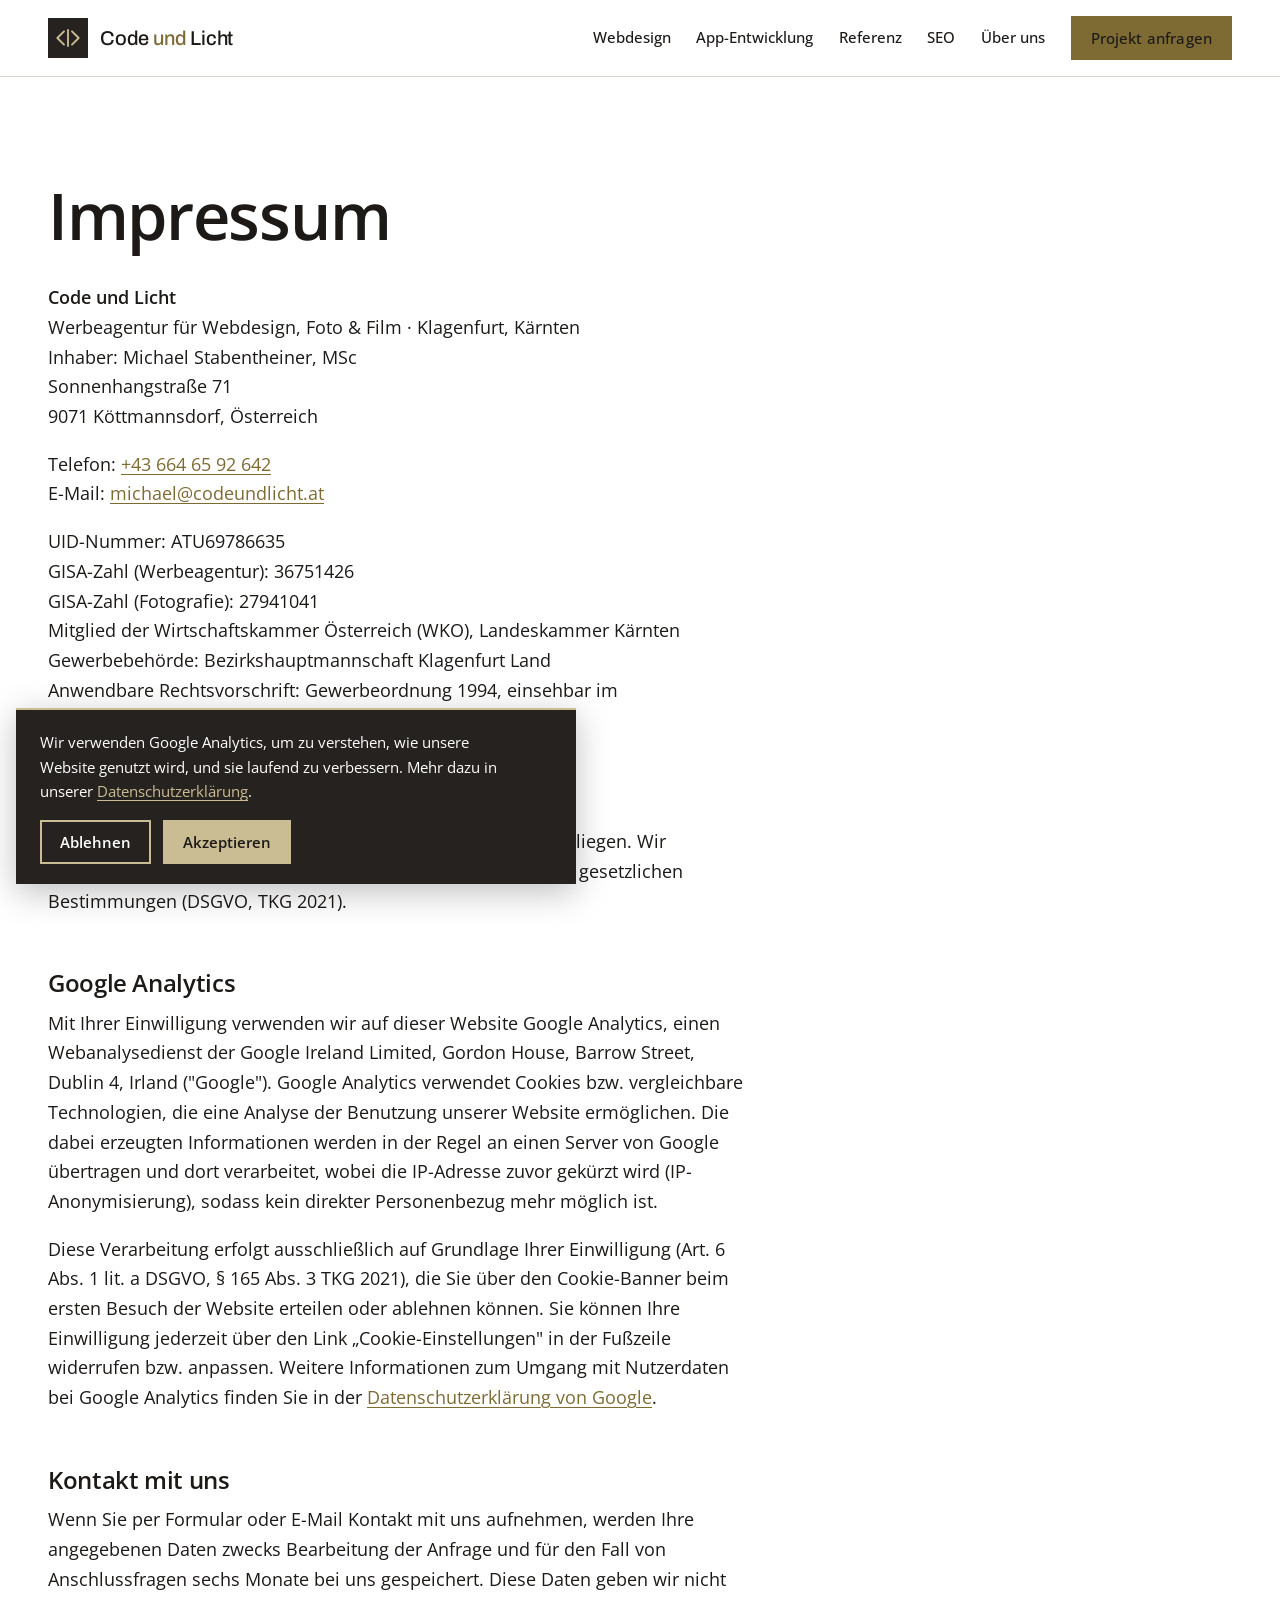
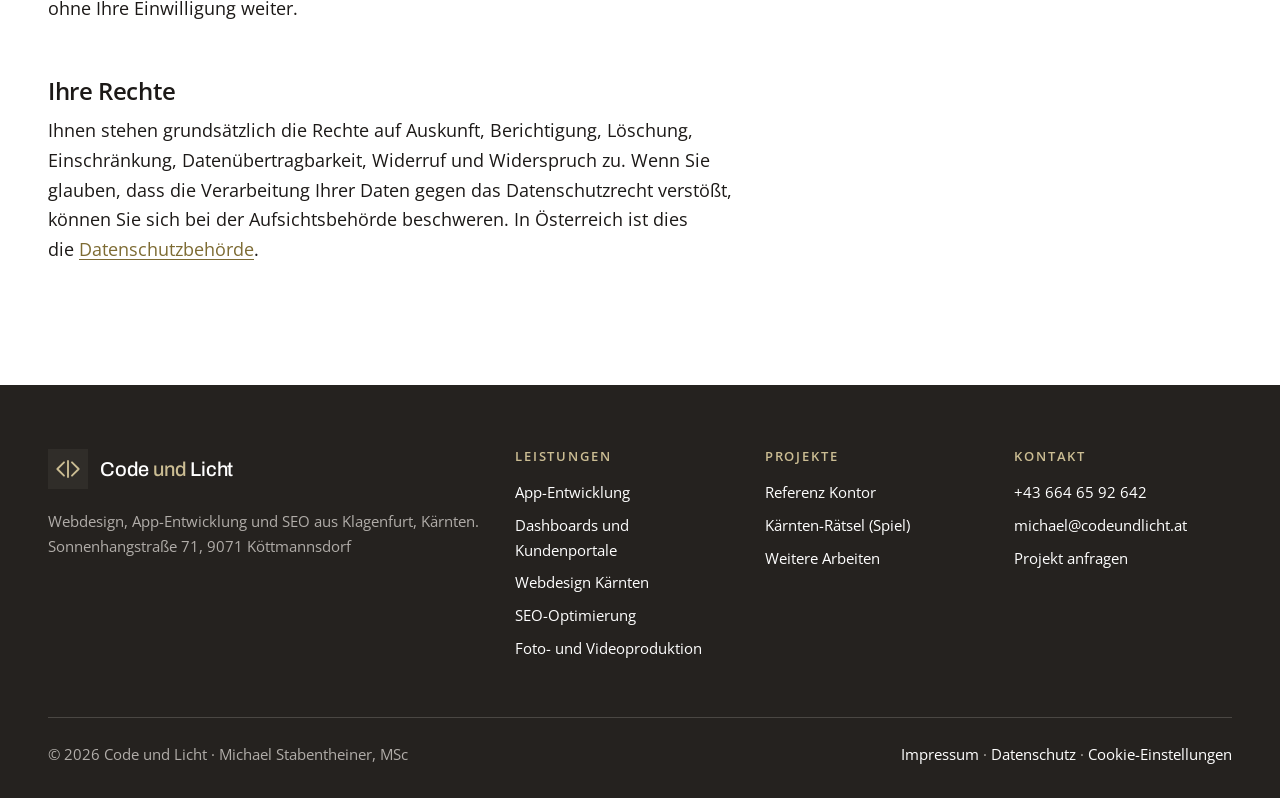
<file: impressum.html>
<!DOCTYPE html>
<html lang="de-AT">
<head>
  <meta charset="UTF-8">
  <meta name="viewport" content="width=device-width, initial-scale=1">
  <title>Impressum und Datenschutz | Code und Licht</title>
  <meta name="description" content="Impressum und Datenschutzerklärung von Code und Licht, Michael Stabentheiner, MSc, Köttmannsdorf bei Klagenfurt.">
  <meta name="robots" content="noindex, follow">
  <link rel="canonical" href="https://www.codeundlicht.at/impressum.html">
  <meta property="og:type" content="website">
  <meta property="og:locale" content="de_AT">
  <meta property="og:site_name" content="Code und Licht">
  <meta property="og:title" content="Impressum und Datenschutz | Code und Licht">
  <meta property="og:description" content="Impressum und Datenschutzerklärung von Code und Licht, Michael Stabentheiner, MSc, Köttmannsdorf bei Klagenfurt.">
  <meta property="og:url" content="https://www.codeundlicht.at/impressum.html">
  <meta property="og:image" content="https://www.codeundlicht.at/assets/images/referenz-kontor/kontor-dashboard-uebersicht.jpg">
  <meta name="twitter:card" content="summary_large_image">
  <meta name="theme-color" content="#25221F">
  <link rel="icon" href="assets/images/favicon.svg" type="image/svg+xml">
  <link rel="apple-touch-icon" href="assets/images/apple-touch-icon.png">
  <link rel="preload" href="assets/fonts/opensans-latin-400-600.woff2" as="font" type="font/woff2" crossorigin>
  <link rel="stylesheet" href="css/site.css">
  <script type="application/ld+json">
{
 "@context": "https://schema.org",
 "@graph": [
  {
   "@type": "ProfessionalService",
   "@id": "https://www.codeundlicht.at/#organisation",
   "name": "Code und Licht",
   "alternateName": "Code und Licht · Webdesign und App-Entwicklung Kärnten",
   "description": "Webdesign, App-Entwicklung und SEO aus Klagenfurt, Kärnten: Websites, Web-Apps, Dashboards und Kundenportale für kleine und mittelständische Unternehmen und Tourismusbetriebe.",
   "url": "https://www.codeundlicht.at/",
   "logo": "https://www.codeundlicht.at/assets/images/code-und-licht-logo.png",
   "image": "https://www.codeundlicht.at/assets/images/referenz-kontor/kontor-dashboard-uebersicht.jpg",
   "founder": {
    "@type": "Person",
    "name": "Michael Stabentheiner",
    "honorificSuffix": "MSc"
   },
   "email": "michael@codeundlicht.at",
   "telephone": "+43 664 65 92 642",
   "vatID": "ATU69786635",
   "address": {
    "@type": "PostalAddress",
    "streetAddress": "Sonnenhangstraße 71",
    "postalCode": "9071",
    "addressLocality": "Köttmannsdorf",
    "addressRegion": "Kärnten",
    "addressCountry": "AT"
   },
   "areaServed": [
    {
     "@type": "City",
     "name": "Klagenfurt"
    },
    {
     "@type": "City",
     "name": "Villach"
    },
    {
     "@type": "AdministrativeArea",
     "name": "Kärnten"
    },
    {
     "@type": "Country",
     "name": "Österreich"
    }
   ],
   "knowsAbout": [
    "Webdesign",
    "Homepage erstellen",
    "App-Entwicklung",
    "Softwareentwicklung",
    "Web-Apps",
    "Dashboards",
    "Kundenportale",
    "Prozessoptimierung",
    "Automatisierung",
    "SEO",
    "Suchmaschinenoptimierung",
    "Landingpages",
    "Spieleentwicklung"
   ],
   "sameAs": [
    "https://www.instagram.com/michael.stabentheiner/",
    "https://at.linkedin.com/company/michaelstabentheiner",
    "https://www.facebook.com/michael.stabentheiner/",
    "https://www.michaelstabentheiner.at/"
   ]
  },
  {
   "@type": "WebSite",
   "@id": "https://www.codeundlicht.at/#website",
   "url": "https://www.codeundlicht.at/",
   "name": "Code und Licht",
   "inLanguage": "de-AT",
   "publisher": {
    "@id": "https://www.codeundlicht.at/#organisation"
   }
  },
  {
   "@type": "WebPage",
   "@id": "https://www.codeundlicht.at/impressum.html#seite",
   "url": "https://www.codeundlicht.at/impressum.html",
   "name": "Impressum und Datenschutz | Code und Licht",
   "description": "Impressum und Datenschutzerklärung von Code und Licht, Michael Stabentheiner, MSc, Köttmannsdorf bei Klagenfurt.",
   "inLanguage": "de-AT",
   "isPartOf": {
    "@id": "https://www.codeundlicht.at/#website"
   },
   "about": {
    "@id": "https://www.codeundlicht.at/#organisation"
   }
  }
 ]
}
  </script>
</head>
<body>
<a class="skip" href="#inhalt">Zum Inhalt</a>
<header class="hd">
  <div class="hd__inner">
    <a href="./" class="logo" aria-label="Code und Licht, Startseite"><span class="logo__mark"><svg viewBox="0 0 36 26" fill="none" stroke="currentColor" stroke-width="2.8" stroke-linecap="round" stroke-linejoin="round" aria-hidden="true"><path d="M12 3 L2 13 L12 23"/><path d="M24 3 L34 13 L24 23"/><line x1="18" y1="1" x2="18" y2="25"/></svg></span><span class="logo__word">Code <em>und</em> Licht</span></a>
    <button class="burger" id="navBurger" aria-label="Menü öffnen" aria-expanded="false" aria-controls="navLinks"><span></span><span></span></button>
    <nav class="nav" id="navLinks" aria-label="Hauptnavigation">
      <a href="webdesign-kaernten/">Webdesign</a>
      <a href="app-entwicklung/">App-Entwicklung</a>
      <a href="referenzen/kontor/">Referenz</a>
      <a href="seo-optimierung/">SEO</a>
      <a href="#ueber">Über uns</a>
      <a href="#kontakt" class="btn btn--primary">Projekt anfragen</a>
    </nav>
  </div>
</header>

<main id="inhalt">
<section class="section legal">
  <div class="container">
<h1>Impressum</h1>
      <p>
        <strong>Code und Licht</strong><br>
        Werbeagentur für Webdesign, Foto &amp; Film · Klagenfurt, Kärnten<br>
        Inhaber: Michael Stabentheiner, MSc<br>
        Sonnenhangstraße 71<br>
        9071 Köttmannsdorf, Österreich
      </p>
      <p>
        Telefon: <a href="tel:+436646592642">+43 664 65 92 642</a><br>
        E-Mail: <a href="mailto:michael@codeundlicht.at">michael@codeundlicht.at</a>
      </p>
      <p>
        UID-Nummer: ATU69786635<br>
        GISA-Zahl (Werbeagentur): 36751426<br>
        GISA-Zahl (Fotografie): 27941041<br>
        Mitglied der Wirtschaftskammer Österreich (WKO), Landeskammer Kärnten<br>
        Gewerbebehörde: Bezirkshauptmannschaft Klagenfurt Land<br>
        Anwendbare Rechtsvorschrift: Gewerbeordnung 1994, einsehbar im <a href="https://www.ris.bka.gv.at/GeltendeFassung.wxe?Abfrage=Bundesnormen&amp;Gesetzesnummer=10007517" target="_blank" rel="noopener">Rechtsinformationssystem des Bundes (RIS)</a>
      </p>

      <h2 id="datenschutz">Datenschutzerklärung</h2>
      <p>
        Der Schutz Ihrer persönlichen Daten ist uns ein besonderes Anliegen. Wir
        verarbeiten Ihre Daten daher ausschließlich auf Grundlage der gesetzlichen
        Bestimmungen (DSGVO, TKG 2021).
      </p>
      <h2>Google Analytics</h2>
      <p>
        Mit Ihrer Einwilligung verwenden wir auf dieser Website Google Analytics,
        einen Webanalysedienst der Google Ireland Limited, Gordon House, Barrow
        Street, Dublin 4, Irland ("Google"). Google Analytics verwendet Cookies bzw.
        vergleichbare Technologien, die eine Analyse der Benutzung unserer Website
        ermöglichen. Die dabei erzeugten Informationen werden in der Regel an einen
        Server von Google übertragen und dort verarbeitet, wobei die IP-Adresse
        zuvor gekürzt wird (IP-Anonymisierung), sodass kein direkter Personenbezug
        mehr möglich ist.
      </p>
      <p>
        Diese Verarbeitung erfolgt ausschließlich auf Grundlage Ihrer Einwilligung
        (Art. 6 Abs. 1 lit. a DSGVO, § 165 Abs. 3 TKG 2021), die Sie über den
        Cookie-Banner beim ersten Besuch der Website erteilen oder ablehnen können.
        Sie können Ihre Einwilligung jederzeit über den Link „Cookie-Einstellungen"
        in der Fußzeile widerrufen bzw. anpassen. Weitere Informationen zum Umgang
        mit Nutzerdaten bei Google Analytics finden Sie in der
        <a href="https://policies.google.com/privacy" target="_blank" rel="noopener">Datenschutzerklärung von Google</a>.
      </p>
      <h2>Kontakt mit uns</h2>
      <p>
        Wenn Sie per Formular oder E-Mail Kontakt mit uns aufnehmen, werden Ihre
        angegebenen Daten zwecks Bearbeitung der Anfrage und für den Fall von
        Anschlussfragen sechs Monate bei uns gespeichert. Diese Daten geben wir
        nicht ohne Ihre Einwilligung weiter.
      </p>
      <h2>Ihre Rechte</h2>
      <p>
        Ihnen stehen grundsätzlich die Rechte auf Auskunft, Berichtigung, Löschung,
        Einschränkung, Datenübertragbarkeit, Widerruf und Widerspruch zu. Wenn Sie
        glauben, dass die Verarbeitung Ihrer Daten gegen das Datenschutzrecht
        verstößt, können Sie sich bei der Aufsichtsbehörde beschweren. In Österreich
        ist dies die <a href="https://www.dsb.gv.at" target="_blank" rel="noopener">Datenschutzbehörde</a>.
      </p>
  </div>
</section>
</main>

<footer class="ft dark">
  <div class="container">
    <div class="ft__grid">
      <div>
        <a href="./" class="logo" aria-label="Code und Licht, Startseite"><span class="logo__mark"><svg viewBox="0 0 36 26" fill="none" stroke="currentColor" stroke-width="2.8" stroke-linecap="round" stroke-linejoin="round" aria-hidden="true"><path d="M12 3 L2 13 L12 23"/><path d="M24 3 L34 13 L24 23"/><line x1="18" y1="1" x2="18" y2="25"/></svg></span><span class="logo__word">Code <em>und</em> Licht</span></a>
        <p style="margin-top:20px">Webdesign, App-Entwicklung und SEO aus Klagenfurt, Kärnten.<br>Sonnenhangstraße 71, 9071 Köttmannsdorf</p>
      </div>
      <div>
        <h2>Leistungen</h2>
        <ul>
          <li><a href="app-entwicklung/">App-Entwicklung</a></li>
          <li><a href="app-entwicklung/#dashboards">Dashboards und Kundenportale</a></li>
          <li><a href="webdesign-kaernten/">Webdesign Kärnten</a></li>
          <li><a href="seo-optimierung/">SEO-Optimierung</a></li>
          <li><a href="https://www.michaelstabentheiner.at/">Foto- und Videoproduktion</a></li>
        </ul>
      </div>
      <div>
        <h2>Projekte</h2>
        <ul>
          <li><a href="referenzen/kontor/">Referenz Kontor</a></li>
          <li><a href="kaernten-raetsel/">Kärnten-Rätsel (Spiel)</a></li>
          <li><a href="#arbeiten">Weitere Arbeiten</a></li>
        </ul>
      </div>
      <div>
        <h2>Kontakt</h2>
        <ul>
          <li><a href="tel:+436646592642">+43 664 65 92 642</a></li>
          <li><a href="mailto:michael@codeundlicht.at">michael@codeundlicht.at</a></li>
          <li><a href="#kontakt">Projekt anfragen</a></li>
        </ul>
      </div>
    </div>
    <div class="ft__bottom">
      <span>© <span id="year">2026</span> Code und Licht · Michael Stabentheiner, MSc</span>
      <span><a href="impressum.html">Impressum</a> · <a href="impressum.html#datenschutz">Datenschutz</a> · <a href="#" class="js-cookie-settings">Cookie-Einstellungen</a></span>
    </div>
  </div>
</footer>

<script src="js/main.js" defer></script>
</body>
</html>
</file>
<file: css/site.css>
/* ==========================================================================
   Code und Licht · Website · CI 2026 (v1.2)
   Werte aus der CI von Michael Stabentheiner (Repo Michaelstabentheiner, brand/ci-2026/tokens.css):
   Gold #7D6B33 auf Hell, Sand #CBBD93 auf Dunkel, Ink #1C1917, Anthrazit #25221F, Papier #F7F4F0,
   Textschrift Open Sans 400/500/600 (selbst gehostet), Radius 0, linksbündig.
   Das Logo „Code und Licht“ (Zeichen + Wortmarke in Archivo) bleibt; es übernimmt nur die CI-Farben.
   css/style.css bleibt für das Kärnten-Rätsel bestehen.
   ========================================================================== */

@font-face { font-family: "Open Sans"; font-weight: 400 600; font-style: normal; font-display: swap; src: url("../assets/fonts/opensans-latin-400-600.woff2") format("woff2"); unicode-range: U+0020-007E, U+00A0-017F, U+02BC, U+02C6, U+02DA, U+02DC, U+0304, U+0308, U+2009, U+2013-2015, U+2017-201A, U+201C-201E, U+2020-2022, U+2026, U+2030, U+2032-2033, U+2039-203A, U+2044, U+20AC, U+2122, U+2212, U+2215; }
@font-face { font-family: "Open Sans"; font-weight: 400; font-style: italic; font-display: swap; src: url("../assets/fonts/opensans-latin-400-italic.woff2") format("woff2"); unicode-range: U+0020-007E, U+00A0-017F, U+2013-2014, U+2018-201E, U+2026, U+20AC; }
@font-face { font-family: "Open Sans"; font-weight: 400 600; font-style: normal; font-display: swap; src: url("../assets/fonts/archivo-zeichen-400-600.woff2") format("woff2"); unicode-range: U+2010-2011, U+203E, U+2052, U+2190-2195; }
@font-face { font-family: "Archivo"; font-weight: 400 600; font-style: normal; font-display: swap; src: url("../assets/fonts/archivo-latin-400-600.woff2") format("woff2"); }

:root {
  --ink: #1C1917;
  --gold: #7D6B33;
  --gold-700: #60501C;
  --gold-200: #EDE9DD;
  --sand: #CBBD93;
  --anthrazit: #25221F;
  --anthrazit-hell: #302D29;
  --papier: #F7F4F0;
  --white: #FFFFFF;
  --n-200: #EAE7E3;
  --n-300: #D7D4D0;
  --n-400: #B1ADA9;
  --n-600: #66635E;
  --n-700: #4A4743;

  /* Rollen auf hellem Grund */
  --bg: var(--white);
  --text: var(--ink);
  --muted: var(--n-600);
  --accent: var(--gold);
  --accent-hover: var(--gold-700);
  --on-accent: var(--white);
  --line: var(--n-300);
  --card: var(--papier);

  --font: "Open Sans", "Helvetica Neue", Arial, sans-serif;
  --font-logo: "Archivo", "Helvetica Neue", Arial, sans-serif;
  --fs-display: clamp(1.75rem, 0.76rem + 4.16vw, 4.5rem);
  --fs-h2: clamp(1.5rem, 0.8125rem + 3.04vw, 3.25rem);
  --fs-h3: clamp(1.25rem, 1.15rem + 0.45vw, 1.625rem);
  --fs-lead: clamp(1.125rem, 1rem + 0.4vw, 1.375rem);
  --fs-body: clamp(1.0625rem, 1rem + 0.2vw, 1.125rem);
  --fs-small: 0.9375rem;
  --fs-eyebrow: 0.8125rem;

  --section-y: clamp(64px, 8vw, 128px);
  --container: 1280px;
  --gutter: clamp(20px, 4vw, 48px);
  --measure: 34em;
  --t: 160ms ease;
}

/* Dunkle Abschnitte: Klasse .dark – alle Bausteine drehen mit */
.dark {
  --bg: var(--anthrazit);
  --text: var(--white);
  --muted: var(--n-400);
  --accent: var(--sand);
  --accent-hover: var(--gold-200);
  --on-accent: var(--ink);
  --line: var(--n-700);
  --card: var(--anthrazit-hell);
  background: var(--bg);
  color: var(--text);
}

/* ---------- Basis ---------- */
*, *::before, *::after { box-sizing: border-box; }
html { scroll-behavior: smooth; -webkit-text-size-adjust: 100%; }
body { margin: 0; font-family: var(--font); font-size: var(--fs-body); line-height: 1.65; color: var(--text); background: var(--bg); -webkit-font-smoothing: antialiased; overflow-x: hidden; }
h1, h2, h3, h4 { font-family: var(--font); font-weight: 600; color: inherit; margin: 0 0 0.5em; text-wrap: balance; }
h1 { font-size: var(--fs-display); line-height: 1.1; letter-spacing: -0.02em; }
h2 { font-size: var(--fs-h2); line-height: 1.15; letter-spacing: -0.015em; }
h3 { font-size: var(--fs-h3); line-height: 1.25; letter-spacing: -0.005em; }
h4 { font-size: 1.0625rem; line-height: 1.35; }
p { margin: 0 0 1em; max-width: var(--measure); text-wrap: pretty; }
ul, ol { margin: 0 0 1em; padding-left: 1.2em; }
strong { font-weight: 600; }
a { color: var(--accent); text-decoration: underline; text-underline-offset: 0.18em; text-decoration-thickness: 1px; }
a:hover { color: var(--accent-hover); }
:focus-visible { outline: 2px solid var(--accent); outline-offset: 2px; }
::selection { background: var(--gold-200); color: var(--ink); }
img, video { max-width: 100%; display: block; height: auto; }
@media (max-width: 767px) { h1, h2, h3 { hyphens: manual; } }

.container { max-width: var(--container); margin-inline: auto; padding-inline: var(--gutter); }
.section { padding-block: var(--section-y); background: var(--bg); }
.section--alt { --bg: var(--papier); --card: var(--white); background: var(--papier); }
.lead { font-size: var(--fs-lead); line-height: 1.5; }
.muted { color: var(--muted); }
.small { font-size: var(--fs-small); }
.eyebrow { display: block; font-size: var(--fs-eyebrow); font-weight: 600; letter-spacing: 0.14em; text-transform: uppercase; color: var(--accent); margin: 0 0 16px; }
.head { max-width: 52rem; margin-bottom: clamp(32px, 4vw, 56px); }
.head p { color: var(--muted); }
.skip { position: absolute; left: -9999px; }
.skip:focus { left: 16px; top: 16px; z-index: 100; background: var(--white); padding: 8px 12px; }

/* ---------- Logo „Code und Licht“ (bleibt, in CI-Farben) ---------- */
.logo { display: inline-flex; align-items: center; gap: 12px; text-decoration: none; color: var(--text); }
.logo__mark { width: 40px; height: 40px; display: grid; place-items: center; background: var(--anthrazit); color: var(--sand); flex: none; }
.dark .logo__mark { background: var(--anthrazit-hell); }
.logo__mark svg { width: 24px; height: 18px; }
.logo__word { font: 500 1.25rem/1 var(--font-logo); letter-spacing: -0.01em; white-space: nowrap; }
.logo__word em { font-style: normal; color: var(--accent); }
.logo:hover { color: var(--text); }

/* ---------- Kopfzeile ---------- */
.hd { position: sticky; top: 0; z-index: 50; background: var(--white); border-bottom: 1px solid var(--n-300); }
.hd__inner { display: flex; align-items: center; justify-content: space-between; gap: 24px; min-height: 76px; max-width: var(--container); margin-inline: auto; padding-inline: var(--gutter); }
.nav { display: flex; align-items: center; gap: clamp(16px, 2vw, 28px); }
.nav a { color: var(--ink); text-decoration: none; font-size: 0.9375rem; font-weight: 500; padding-block: 8px; border-bottom: 2px solid transparent; }
.nav a:hover, .nav a[aria-current="page"] { color: var(--ink); border-bottom-color: var(--gold); }
.nav .btn { padding: 10px 18px; min-height: 44px; border-bottom: 2px solid transparent; }
.nav .btn:hover { color: var(--white); }
.burger { display: none; width: 44px; height: 44px; border: 0; background: none; cursor: pointer; padding: 10px; }
.burger span { display: block; height: 2px; background: var(--ink); margin: 6px 0; transition: transform var(--t); }
.burger.is-open span:first-child { transform: translateY(4px) rotate(45deg); }
.burger.is-open span:last-child { transform: translateY(-4px) rotate(-45deg); }
@media (max-width: 1080px) {
  .burger { display: block; }
  .nav { position: absolute; top: 100%; left: 0; right: 0; flex-direction: column; align-items: stretch; gap: 0; background: var(--white); border-bottom: 1px solid var(--n-300); padding: 8px var(--gutter) 24px; display: none; }
  .nav.is-open { display: flex; }
  .nav a { padding-block: 14px; border-bottom: 1px solid var(--n-200); }
  .nav .btn { margin-top: 16px; justify-content: space-between; }
}

/* ---------- Buttons und Textlinks ---------- */
.btn { display: inline-flex; align-items: center; justify-content: flex-start; gap: 12px; min-height: 48px; padding: 12px 24px; font: 600 1rem/1.2 var(--font); letter-spacing: 0.01em; text-decoration: none; border: 2px solid transparent; border-radius: 0; cursor: pointer; transition: background var(--t), color var(--t), border-color var(--t); }
.btn--primary { background: var(--accent); color: var(--on-accent); }
.btn--primary:hover { background: var(--accent-hover); border-color: var(--accent-hover); color: var(--on-accent); }
.btn--secondary { background: transparent; color: var(--text); border-color: var(--text); }
.btn--secondary:hover { background: var(--text); color: var(--bg); }
.actions { display: flex; flex-wrap: wrap; gap: 16px; margin-top: 32px; }
.link { display: inline-block; font-weight: 600; text-decoration: none; margin-top: 4px; }
.link:hover { text-decoration: underline; }

/* ---------- Hero ---------- */
.hero { padding-block: clamp(48px, 7vw, 112px) clamp(56px, 7vw, 112px); }
.hero__grid { display: grid; grid-template-columns: minmax(0, 5fr) minmax(0, 6fr); gap: clamp(32px, 5vw, 72px); align-items: center; }
.hero h1 { margin-bottom: 24px; }
.hero h1 span { color: var(--accent); }
.hero .lead { color: var(--muted); }
.hero__shot { margin: 0; }
@media (max-width: 900px) { .hero__grid { grid-template-columns: 1fr; } }
.hero--video { position: relative; overflow: hidden; min-height: min(88svh, 900px); display: flex; align-items: flex-end; background: var(--anthrazit, #25221F); }
.hero__media { position: absolute; inset: 0; }
.hero__video { width: 100%; height: 100%; object-fit: cover; display: block; }
.hero__veil { position: absolute; inset: 0; background: linear-gradient(90deg, rgba(28,25,23,.78) 0%, rgba(28,25,23,.5) 55%, rgba(28,25,23,.25) 100%), linear-gradient(180deg, rgba(28,25,23,.35) 0%, rgba(28,25,23,0) 40%, rgba(28,25,23,.6) 100%); }
.hero--video .hero__content { position: relative; z-index: 1; width: 100%; }
.hero--video .hero__content > * { max-width: 46rem; }
.hero--video .lead { color: rgba(247,244,240,.86); }
.page-hero { padding-block: clamp(48px, 6vw, 96px); }
.page-hero h1 { max-width: 20ch; }
.page-hero .lead { color: var(--muted); max-width: 40rem; }
.crumbs { font-size: var(--fs-small); color: var(--muted); margin-bottom: 24px; }
.crumbs a { color: var(--muted); }

/* ---------- Bildschirmfotos ---------- */
.shot { margin: 0; border: 1px solid var(--line); background: #0b0b0b; }
.shot img { width: 100%; }
.shot figcaption, .cap { font-size: var(--fs-small); color: var(--muted); padding: 12px 0 0; background: var(--bg); }
.shot--phone { max-width: 320px; }
.shots-2 { display: grid; grid-template-columns: repeat(2, minmax(0, 1fr)); gap: 24px; }
@media (max-width: 700px) { .shots-2 { grid-template-columns: 1fr; } }

/* ---------- Kennzahlen ---------- */
.stats { display: grid; grid-template-columns: repeat(3, minmax(0, 1fr)); gap: 24px; border-top: 1px solid var(--line); padding-top: 32px; }
.stat__num { display: block; font-size: clamp(2rem, 1.4rem + 2.4vw, 3.25rem); font-weight: 600; line-height: 1.1; letter-spacing: -0.02em; color: var(--accent); }
.stat__label { color: var(--muted); font-size: var(--fs-small); }
@media (max-width: 640px) { .stats { grid-template-columns: 1fr; } }

/* ---------- Karten ---------- */
.cards { display: grid; gap: 24px; grid-template-columns: repeat(3, minmax(0, 1fr)); }
.cards--2 { grid-template-columns: repeat(2, minmax(0, 1fr)); }
.cards--4 { grid-template-columns: repeat(4, minmax(0, 1fr)); }
@media (max-width: 1000px) { .cards, .cards--4 { grid-template-columns: repeat(2, minmax(0, 1fr)); } }
@media (max-width: 640px) { .cards, .cards--2, .cards--4 { grid-template-columns: 1fr; } }
.card { background: var(--card); border-top: 2px solid var(--accent); padding: 28px 28px 24px; display: flex; flex-direction: column; }
.card h3 { margin-bottom: 12px; }
.card p { color: var(--muted); font-size: var(--fs-small); line-height: 1.6; }
.card .link { margin-top: auto; padding-top: 8px; }
.card__icon { width: 32px; height: 32px; color: var(--accent); margin-bottom: 20px; }
.card--feature { grid-column: span 2; }
.card--full { grid-column: 1 / -1; }
.card--full p { max-width: 52rem; }
.section--tight { padding-block: clamp(40px, 5vw, 64px); }
@media (max-width: 640px) { .card--feature { grid-column: auto; } }
.card ul { color: var(--muted); font-size: var(--fs-small); padding-left: 1.1em; margin-top: 0; }
.card li { margin-bottom: 4px; }

/* ---------- Split: Text | Bild ---------- */
.split { display: grid; grid-template-columns: minmax(0, 1fr) minmax(0, 1fr); gap: clamp(32px, 5vw, 80px); align-items: center; }
.split--wide-media { grid-template-columns: minmax(0, 5fr) minmax(0, 7fr); }
.split--reverse > :first-child { order: 2; }
@media (max-width: 900px) { .split, .split--wide-media { grid-template-columns: 1fr; } .split--reverse > :first-child { order: 0; } }

/* ---------- Ablauf (Schritte) ---------- */
.steps { list-style: none; padding: 0; margin: 0; display: grid; grid-template-columns: repeat(4, minmax(0, 1fr)); gap: 24px; counter-reset: schritt; }
.steps li { border-top: 2px solid var(--accent); padding-top: 20px; counter-increment: schritt; }
.steps li::before { content: counter(schritt, decimal-leading-zero); display: block; font-weight: 600; color: var(--accent); margin-bottom: 8px; font-size: var(--fs-small); letter-spacing: 0.08em; }
.steps h3 { font-size: 1.25rem; margin-bottom: 8px; }
.steps p { color: var(--muted); font-size: var(--fs-small); }
@media (max-width: 1000px) { .steps { grid-template-columns: repeat(2, minmax(0, 1fr)); } }
@media (max-width: 560px) { .steps { grid-template-columns: 1fr; } }

/* Prozesskette der Referenz: Schritt-Leiste */
.chain { display: flex; flex-wrap: wrap; gap: 8px; list-style: none; padding: 0; margin: 0 0 32px; }
.chain li { font-size: var(--fs-small); font-weight: 600; padding: 8px 14px; border: 1px solid var(--line); color: var(--text); }
.chain li a { color: inherit; text-decoration: none; }
.chain li a:hover { color: var(--accent); }

/* Großer Prozessschritt der Fallstudie */
.flow { display: grid; gap: clamp(56px, 7vw, 112px); }
.flow__step { display: grid; grid-template-columns: minmax(0, 4fr) minmax(0, 8fr); gap: clamp(28px, 4vw, 64px); align-items: start; scroll-margin-top: 96px; }
.flow__step:nth-child(even) { grid-template-columns: minmax(0, 8fr) minmax(0, 4fr); }
.flow__step:nth-child(even) .flow__text { order: 2; }
.flow__num { display: block; font-size: var(--fs-small); font-weight: 600; letter-spacing: 0.08em; color: var(--accent); margin-bottom: 8px; }
.flow__text ul { color: var(--muted); font-size: var(--fs-small); }
@media (max-width: 900px) { .flow__step, .flow__step:nth-child(even) { grid-template-columns: 1fr; } .flow__step:nth-child(even) .flow__text { order: 0; } }

/* Checkliste */
.check { list-style: none; padding: 0; margin: 0 0 1em; }
.check li { position: relative; padding-left: 28px; margin-bottom: 10px; max-width: var(--measure); }
.check li::before { content: ""; position: absolute; left: 2px; top: 0.55em; width: 12px; height: 7px; border-left: 2px solid var(--accent); border-bottom: 2px solid var(--accent); transform: rotate(-45deg); }

/* Eckdaten */
.facts { display: grid; grid-template-columns: repeat(4, minmax(0, 1fr)); gap: 0; border-top: 1px solid var(--line); border-bottom: 1px solid var(--line); margin: 40px 0 0; }
.facts div { padding: 20px 20px 20px 0; }
.facts dt { font-size: var(--fs-eyebrow); font-weight: 600; letter-spacing: 0.14em; text-transform: uppercase; color: var(--accent); margin-bottom: 6px; }
.facts dd { margin: 0; font-size: var(--fs-small); }
@media (max-width: 800px) { .facts { grid-template-columns: repeat(2, minmax(0, 1fr)); } }

/* Vorher/Nachher-Tabelle */
.table-wrap { overflow-x: auto; }
table { border-collapse: collapse; width: 100%; font-size: var(--fs-small); }
th, td { text-align: left; padding: 12px 16px 12px 0; border-bottom: 1px solid var(--line); vertical-align: top; }
th { font-weight: 600; }
td.num, th.num { white-space: nowrap; }

/* Häufige Fragen */
.faq { max-width: 52rem; }
.faq details { border-bottom: 1px solid var(--line); }
.faq summary { cursor: pointer; list-style: none; font-weight: 600; font-size: 1.125rem; padding: 20px 40px 20px 0; position: relative; }
.faq summary::-webkit-details-marker { display: none; }
.faq summary::after { content: ""; position: absolute; right: 8px; top: 28px; width: 10px; height: 10px; border-right: 2px solid var(--accent); border-bottom: 2px solid var(--accent); transform: rotate(45deg); transition: transform var(--t); }
.faq details[open] summary::after { transform: rotate(-135deg); top: 32px; }
.faq details p { color: var(--muted); }

/* Logos der Kunden */
.logos { display: flex; flex-wrap: wrap; align-items: center; gap: clamp(24px, 4vw, 56px); }
.logos img { height: clamp(40px, 5vw, 56px); width: auto; filter: grayscale(1); opacity: 0.8; transition: filter var(--t), opacity var(--t); }
.logos img:hover { filter: none; opacity: 1; }

/* Arbeiten-Kacheln */
.work { display: grid; grid-template-columns: repeat(3, minmax(0, 1fr)); gap: 24px; }
.work a { text-decoration: none; color: var(--text); display: block; }
.work figure { margin: 0 0 16px; aspect-ratio: 4 / 3; overflow: hidden; background: var(--card); }
.work figure img { width: 100%; height: 100%; object-fit: cover; }
.work h3 { font-size: 1.25rem; margin-bottom: 6px; }
.work p { color: var(--muted); font-size: var(--fs-small); }
.work a:hover h3 { color: var(--accent); }
@media (max-width: 900px) { .work { grid-template-columns: 1fr; } }

/* Über uns */
.about { display: grid; grid-template-columns: minmax(0, 5fr) minmax(0, 7fr); gap: clamp(32px, 5vw, 80px); align-items: center; }
.about img { width: 100%; aspect-ratio: 4 / 5; object-fit: cover; }
@media (max-width: 900px) { .about { grid-template-columns: 1fr; } .about img { max-width: 420px; } }

/* Kontakt */
.contact { display: grid; grid-template-columns: minmax(0, 5fr) minmax(0, 7fr); gap: clamp(32px, 5vw, 80px); }
@media (max-width: 900px) { .contact { grid-template-columns: 1fr; } }
.contact__list { list-style: none; padding: 0; margin: 24px 0 0; }
.contact__list li { padding: 14px 0; border-bottom: 1px solid var(--line); display: grid; gap: 2px; }
.contact__label { font-size: var(--fs-eyebrow); font-weight: 600; letter-spacing: 0.14em; text-transform: uppercase; color: var(--accent); }
.contact__list a { color: var(--text); }
.form { display: grid; gap: 20px; background: var(--card); padding: clamp(24px, 3vw, 40px); }
.form__row { display: grid; grid-template-columns: 1fr 1fr; gap: 20px; }
@media (max-width: 600px) { .form__row { grid-template-columns: 1fr; } }
.form label { display: grid; gap: 6px; font-size: var(--fs-small); font-weight: 600; }
.form input, .form select, .form textarea { font: 400 1rem/1.5 var(--font); color: var(--ink); background: var(--white); border: 1px solid var(--n-400); border-radius: 0; padding: 12px 14px; width: 100%; }
.form input:focus, .form select:focus, .form textarea:focus { outline: 2px solid var(--gold); outline-offset: 0; border-color: var(--gold); }
.form .btn { justify-self: start; }
.hp-field { position: absolute; left: -9999px; width: 1px; height: 1px; opacity: 0; }
.contact__status { font-size: var(--fs-small); margin: 0; min-height: 1.4em; }
.contact__status--success { color: #2f6b3a; }
.contact__status--error { color: #9b2c1f; }
.contact__note { font-size: var(--fs-small); color: var(--muted); margin: 0; }

/* Abschluss-Aufruf */
.cta h2 { max-width: 20ch; }
.cta p { color: var(--muted); }

/* Fußzeile */
.ft { padding-block: 64px 32px; }
.ft__grid { display: grid; grid-template-columns: minmax(0, 4fr) repeat(3, minmax(0, 2fr)); gap: 32px; }
.ft h2 { font-size: var(--fs-eyebrow); font-weight: 600; letter-spacing: 0.14em; text-transform: uppercase; color: var(--accent); margin-bottom: 16px; }
.ft ul { list-style: none; padding: 0; margin: 0; }
.ft li { margin-bottom: 8px; font-size: var(--fs-small); }
.ft a { color: var(--white); text-decoration: none; }
.ft a:hover { color: var(--sand); text-decoration: underline; }
.ft p { color: var(--muted); font-size: var(--fs-small); }
.ft__bottom { border-top: 1px solid var(--line); margin-top: 48px; padding-top: 24px; font-size: var(--fs-small); color: var(--muted); display: flex; flex-wrap: wrap; gap: 8px 24px; justify-content: space-between; }
@media (max-width: 900px) { .ft__grid { grid-template-columns: 1fr 1fr; } }
@media (max-width: 560px) { .ft__grid { grid-template-columns: 1fr; } }

/* Video */
.video { background: #000; aspect-ratio: 16 / 9; }
.video video { width: 100%; height: 100%; object-fit: cover; }

/* Einblenden beim Scrollen (main.js setzt .is-visible), nur ohne reduzierte Bewegung */
@media (prefers-reduced-motion: no-preference) {
  .reveal { opacity: 0; transform: translateY(16px); transition: opacity 500ms ease, transform 500ms ease; }
  .reveal.is-visible { opacity: 1; transform: none; }
}

/* Cookie-Hinweis (main.js) */
.cookie-banner { position: fixed; left: 16px; right: 16px; bottom: 16px; z-index: 90; max-width: 560px; background: var(--anthrazit); color: var(--white); padding: 20px 24px; border-top: 2px solid var(--sand); box-shadow: 0 8px 32px rgba(0,0,0,0.25); }
.cookie-banner p { font-size: var(--fs-small); margin-bottom: 16px; }
.cookie-banner a { color: var(--sand); }
.cookie-banner__actions { display: flex; gap: 12px; }
.cookie-banner button { font: 600 0.9375rem/1.2 var(--font); padding: 10px 18px; min-height: 44px; border: 2px solid var(--sand); cursor: pointer; border-radius: 0; }
.cookie-banner__accept { background: var(--sand); color: var(--ink); }
.cookie-banner__decline { background: transparent; color: var(--white); }

/* Rechtstexte */
.legal h1 { margin-bottom: 32px; }
.legal h2 { font-size: 1.5rem; margin-top: 2.2em; }
.legal p, .legal li { max-width: 70ch; }
.legal .hint { background: var(--papier); padding: 16px 20px; font-size: var(--fs-small); color: var(--muted); }
</file>
<file: css/style.css>
/* ============================================================
   CODE UND LICHT — Design-System
   ============================================================ */

@font-face {
  font-family: "Archivo";
  src: url("../assets/fonts/archivo.woff2") format("woff2");
  font-weight: 400 600;
  font-style: normal;
  font-display: swap;
}

@font-face {
  font-family: "Inter";
  src: url("../assets/fonts/inter.woff2") format("woff2");
  font-weight: 400 600;
  font-style: normal;
  font-display: swap;
}

@font-face {
  font-family: "JetBrains Mono";
  src: url("../assets/fonts/jetbrains-mono.woff2") format("woff2");
  font-weight: 500;
  font-style: normal;
  font-display: swap;
}

:root {
  --bg-dark: #1a1816;
  --bg-darker: #100f0d;
  --bg-light: #fbfaf7;
  --bg-gray: #f3f0e8;
  --text-dark: #1c1917;
  --text-mute: #79726a;
  --text-ondark: #f5f2ea;
  --text-ondark-mute: #a8a196;
  --gold: #c6b784;
  --gold-light: #e2d8b8;
  --gold-deep: #9c874e;
  --accent: #7d6b33;
  --grad: linear-gradient(105deg, #e2d8b8 0%, #c6b784 45%, #9c874e 100%);
  --radius: 24px;
  --radius-sm: 14px;
  --font: "Inter", -apple-system, BlinkMacSystemFont, "SF Pro Display", "SF Pro Text",
          "Segoe UI", Helvetica, Arial, sans-serif;
  --font-display: "Archivo", -apple-system, BlinkMacSystemFont, "SF Pro Display", "Segoe UI", Helvetica, Arial, sans-serif;
  --font-mono: "JetBrains Mono", ui-monospace, "SF Mono", Menlo, Consolas, monospace;
  --ease: cubic-bezier(0.25, 0.1, 0.25, 1);
  --shadow-card: 0 10px 40px rgba(28, 25, 23, 0.06);
  --shadow-card-hover: 0 20px 60px rgba(28, 25, 23, 0.12);
}

::selection { background: rgba(198, 183, 132, 0.35); }

* { margin: 0; padding: 0; box-sizing: border-box; }

html { scroll-behavior: smooth; }

body {
  font-family: var(--font);
  color: var(--text-dark);
  background: var(--bg-dark);
  line-height: 1.55;
  -webkit-font-smoothing: antialiased;
  text-rendering: optimizeLegibility;
  overflow-x: hidden;
}

img { max-width: 100%; display: block; }

.container {
  width: min(1120px, 92%);
  margin-inline: auto;
}

/* ---------- Gradient text ---------- */
.grad-text {
  background: var(--grad);
  -webkit-background-clip: text;
  background-clip: text;
  -webkit-text-fill-color: transparent;
  color: transparent;
}

/* ---------- Reveal animation ---------- */
.reveal {
  opacity: 0;
  transform: translateY(28px);
  transition: opacity 0.9s var(--ease), transform 0.9s var(--ease);
}
.reveal.is-visible {
  opacity: 1;
  transform: none;
}
@media (prefers-reduced-motion: reduce) {
  html { scroll-behavior: auto; }
  .reveal { opacity: 1; transform: none; transition: none; }
}

/* ---------- Buttons ---------- */
.btn {
  display: inline-flex;
  align-items: center;
  gap: 0.4em;
  padding: 0.85em 1.7em;
  border-radius: 999px;
  font-size: 1.0625rem;
  font-weight: 500;
  text-decoration: none;
  border: none;
  cursor: pointer;
  font-family: inherit;
  transition: transform 0.3s var(--ease), box-shadow 0.3s var(--ease),
              background 0.3s var(--ease), color 0.3s var(--ease);
}
.btn--primary {
  background: var(--gold);
  color: #14120e;
}
.btn--primary:hover {
  background: var(--gold-light);
  transform: translateY(-2px);
  box-shadow: 0 12px 30px rgba(198, 183, 132, 0.4);
}
.btn--ghost {
  background: transparent;
  color: var(--accent);
  padding-inline: 0.6em;
}
.btn--ghost:hover { text-decoration: underline; }
.btn--ondark { color: var(--gold); }
.btn--lg { padding: 1em 2.2em; font-size: 1.1875rem; }

/* ============================================================
   NAVIGATION
   ============================================================ */
.nav {
  position: fixed;
  inset-inline: 0;
  top: 0;
  z-index: 100;
  background: rgba(10, 10, 12, 0.65);
  -webkit-backdrop-filter: saturate(180%) blur(20px);
  backdrop-filter: saturate(180%) blur(20px);
  border-bottom: 1px solid rgba(255, 255, 255, 0.08);
  transition: background 0.4s var(--ease);
}
.nav__inner {
  width: min(1120px, 92%);
  margin-inline: auto;
  display: flex;
  align-items: center;
  justify-content: space-between;
  height: 56px;
}
.nav__logo {
  display: flex;
  align-items: center;
  gap: 0.65rem;
  text-decoration: none;
  color: var(--gold);
}
.logo-mark {
  width: 34px;
  height: 34px;
  flex: none;
  display: inline-grid;
  place-items: center;
  border: 1.5px solid var(--gold);
  border-radius: 10px;
  box-sizing: border-box;
}
.logo-mark__glyph {
  width: 18px;
  height: auto;
  color: var(--gold);
  flex: none;
}
.logo-word {
  font-family: var(--font-display);
  font-size: 1.125rem;
  font-weight: 500;
  letter-spacing: 0;
  white-space: nowrap;
  color: var(--text-ondark);
}
.logo-word em {
  font-style: normal;
  font-weight: 400;
  color: var(--gold);
}
.logo-sub {
  display: block;
  font-size: 0.6875rem;
  font-weight: 400;
  letter-spacing: 0.22em;
  text-transform: uppercase;
  color: var(--gold);
  opacity: 0.85;
  margin-top: 0.15rem;
}
@media (max-width: 420px) {
  .logo-word { font-size: 0.9375rem; }
}
.nav__links {
  display: flex;
  align-items: center;
  gap: 2rem;
}
.nav__links a {
  color: var(--text-ondark-mute);
  text-decoration: none;
  font-size: 0.9375rem;
  transition: color 0.25s;
}
.nav__links a:hover { color: #fff; }
.nav__links a.nav__cta {
  color: #fff;
  background: rgba(255, 255, 255, 0.12);
  border: 1px solid rgba(255, 255, 255, 0.18);
  padding: 0.45em 1.1em;
  border-radius: 999px;
  transition: background 0.25s;
}
.nav__links a.nav__cta:hover { background: rgba(255, 255, 255, 0.22); }

.nav__burger {
  display: none;
  flex-direction: column;
  gap: 6px;
  background: none;
  border: none;
  padding: 8px;
  cursor: pointer;
}
.nav__burger span {
  width: 22px;
  height: 1.5px;
  background: #fff;
  transition: transform 0.3s var(--ease), opacity 0.3s;
}

@media (max-width: 760px) {
  .nav__burger { display: flex; }
  .nav__links {
    position: fixed;
    top: 56px;
    inset-inline: 0;
    flex-direction: column;
    align-items: flex-start;
    gap: 0;
    background: rgba(10, 10, 12, 0.95);
    -webkit-backdrop-filter: blur(24px);
    backdrop-filter: blur(24px);
    padding: 1rem 6% 2rem;
    transform: translateY(-8px);
    opacity: 0;
    pointer-events: none;
    transition: opacity 0.3s var(--ease), transform 0.3s var(--ease);
  }
  .nav__links.is-open {
    opacity: 1;
    transform: none;
    pointer-events: auto;
  }
  .nav__links a {
    padding: 0.9rem 0;
    font-size: 1.15rem;
    width: 100%;
    border-bottom: 1px solid rgba(255, 255, 255, 0.08);
  }
  .nav__links a.nav__cta {
    margin-top: 1rem;
    text-align: center;
    justify-content: center;
    display: block;
  }
  .nav__burger.is-open span:first-child { transform: translateY(4px) rotate(45deg); }
  .nav__burger.is-open span:last-child { transform: translateY(-3.5px) rotate(-45deg); }
}

/* ============================================================
   HERO
   ============================================================ */
.hero {
  position: relative;
  min-height: 100svh;
  display: grid;
  place-items: center;
  text-align: center;
  background: var(--bg-dark);
  overflow: hidden;
  padding: 120px 0 80px;
}
.hero__media {
  position: absolute;
  inset: 0;
}
.hero__video {
  width: 100%;
  height: 100%;
  object-fit: cover;
}
.hero__veil {
  position: absolute;
  inset: 0;
  background:
    radial-gradient(ellipse 70% 60% at 50% 46%, rgba(5, 4, 3, 0.42), transparent 100%),
    linear-gradient(180deg, rgba(5, 4, 3, 0.62) 0%, rgba(5, 4, 3, 0.38) 45%, rgba(5, 4, 3, 0.82) 100%);
}
.hero__glow {
  position: absolute;
  inset: 0;
  background:
    radial-gradient(ellipse 62% 46% at 50% 110%, rgba(198, 183, 132, 0.34), transparent 70%),
    radial-gradient(ellipse 42% 34% at 26% 114%, rgba(156, 135, 78, 0.30), transparent 70%),
    radial-gradient(ellipse 42% 34% at 74% 114%, rgba(226, 216, 184, 0.16), transparent 70%);
  pointer-events: none;
}
.hero__content {
  position: relative;
  width: min(880px, 92%);
}
.hero__eyebrow {
  color: var(--gold);
  font-size: 0.875rem;
  font-weight: 500;
  letter-spacing: 0.2em;
  text-transform: uppercase;
  margin-bottom: 1.4rem;
}
.hero__title {
  color: var(--text-ondark);
  font-family: var(--font-display);
  font-size: clamp(2.9rem, 8.5vw, 5.6rem);
  line-height: 1.08;
  font-weight: 500;
  letter-spacing: -0.01em;
  margin-bottom: 1.6rem;
}
.hero__sub {
  color: var(--text-ondark-mute);
  font-size: clamp(1.125rem, 2.2vw, 1.4375rem);
  line-height: 1.5;
  max-width: 44ch;
  margin: 0 auto 2.4rem;
}
.hero__actions {
  display: flex;
  gap: 1rem;
  justify-content: center;
  flex-wrap: wrap;
}
.hero__scroll {
  position: absolute;
  bottom: 28px;
  left: 50%;
  transform: translateX(-50%);
  width: 26px;
  height: 42px;
  border: 1.5px solid rgba(255, 255, 255, 0.3);
  border-radius: 999px;
}
.hero__scroll span {
  position: absolute;
  top: 8px;
  left: 50%;
  width: 3px;
  height: 8px;
  margin-left: -1.5px;
  border-radius: 3px;
  background: rgba(255, 255, 255, 0.6);
  animation: scrollhint 2s var(--ease) infinite;
}
@keyframes scrollhint {
  0%, 100% { transform: translateY(0); opacity: 1; }
  60% { transform: translateY(12px); opacity: 0; }
}

/* Staggered hero entrance */
.hero .reveal:nth-child(1) { transition-delay: 0.05s; }
.hero .reveal:nth-child(2) { transition-delay: 0.15s; }
.hero .reveal:nth-child(3) { transition-delay: 0.3s; }
.hero .reveal:nth-child(4) { transition-delay: 0.45s; }

/* ============================================================
   STATS
   ============================================================ */
.stats {
  background: var(--bg-dark);
  padding: 40px 0 110px;
}
.stats__grid {
  display: grid;
  grid-template-columns: repeat(3, minmax(0, 240px));
  justify-content: center;
  gap: 2rem;
  text-align: center;
}
.stat__num {
  display: block;
  font-size: clamp(2.2rem, 4.5vw, 3.4rem);
  font-weight: 700;
  letter-spacing: -0.03em;
  line-height: 1.1;
}
.stat__label {
  display: block;
  margin-top: 0.4rem;
  color: var(--text-ondark-mute);
  font-size: 0.9375rem;
}
@media (max-width: 760px) {
  .stats__grid { grid-template-columns: repeat(3, 1fr); gap: 1rem; }
}
@media (max-width: 480px) {
  .stats__grid { grid-template-columns: 1fr; }
}

/* ============================================================
   REFERENZEN / LOGOS
   ============================================================ */
.logos {
  background: var(--bg-light);
  padding: 64px 0;
}
.logos__label {
  text-align: center;
  color: var(--text-mute);
  font-size: 0.9063rem;
  letter-spacing: 0.02em;
  margin-bottom: 2.4rem;
}
.logos__row {
  display: flex;
  flex-wrap: wrap;
  justify-content: center;
  align-items: center;
  gap: 2.2rem 3.2rem;
}
.logos__row img {
  height: 34px;
  width: auto;
  object-fit: contain;
  mix-blend-mode: multiply;
  filter: grayscale(1);
  opacity: 0.6;
  transition: opacity 0.3s var(--ease);
}
.logos__row img:hover { opacity: 1; }
@media (max-width: 640px) {
  .logos__row { gap: 1.6rem 2rem; }
  .logos__row img { height: 26px; }
}

/* ============================================================
   SECTIONS (generic)
   ============================================================ */
.section { padding: 120px 0; }
.section--light { background: var(--bg-light); }
.section--gray { background: var(--bg-gray); }
.section--dark { background: var(--bg-darker); }

.section__eyebrow {
  color: var(--accent);
  font-weight: 600;
  font-size: 0.8438rem;
  letter-spacing: 0.16em;
  text-transform: uppercase;
  margin-bottom: 1rem;
}
.section__eyebrow--ondark { color: var(--gold); }
.section__title {
  font-family: var(--font-display);
  font-size: clamp(2.1rem, 5.2vw, 3.3rem);
  font-weight: 500;
  letter-spacing: -0.005em;
  line-height: 1.12;
  margin-bottom: 1.2rem;
}
.section__title--ondark { color: var(--text-ondark); }
.section__sub {
  color: var(--text-mute);
  font-size: clamp(1.0625rem, 2vw, 1.3125rem);
  max-width: 58ch;
  margin-bottom: 3.5rem;
}

/* ============================================================
   BENTO GRID — Leistungen
   ============================================================ */
.bento {
  display: grid;
  grid-template-columns: repeat(2, 1fr);
  gap: 1.25rem;
  margin-top: 3rem;
}
.bento__card {
  background: var(--bg-gray);
  border-radius: var(--radius);
  padding: 2.2rem;
  transition: transform 0.4s var(--ease), box-shadow 0.4s var(--ease);
}
.bento__card:hover {
  transform: translateY(-6px);
  box-shadow: var(--shadow-card-hover);
}
.bento__card h3 {
  font-size: 1.4375rem;
  font-weight: 600;
  letter-spacing: -0.02em;
  margin-bottom: 0.6rem;
}
.bento__card p {
  color: var(--text-mute);
  font-size: 1.0313rem;
}
.bento__card--wide {
  grid-column: span 2;
  display: grid;
  grid-template-columns: 1.1fr 1fr;
  gap: 2.5rem;
  align-items: center;
}
.bento__card--dark {
  background: var(--bg-dark);
  color: var(--text-ondark);
}
.bento__card--dark p { color: var(--text-ondark-mute); }
.bento__card--grad {
  background:
    radial-gradient(ellipse 90% 120% at 10% 110%, rgba(198, 183, 132, 0.24), transparent 60%),
    radial-gradient(ellipse 90% 120% at 90% -10%, rgba(156, 135, 78, 0.16), transparent 60%),
    var(--bg-dark);
  color: var(--text-ondark);
  grid-template-columns: 1fr;
}
.bento__card--grad p { color: var(--text-ondark-mute); max-width: 62ch; }
.bento__tag {
  display: inline-block;
  margin-top: 1.1rem;
  font-size: 0.8125rem;
  font-weight: 600;
  letter-spacing: 0.08em;
  text-transform: uppercase;
  color: var(--gold);
  background: rgba(198, 183, 132, 0.14);
  border: 1px solid rgba(198, 183, 132, 0.3);
  border-radius: 999px;
  padding: 0.35em 1em;
}
.bento__link {
  display: inline-block;
  margin-top: 1.2rem;
  color: var(--gold);
  text-decoration: none;
  font-weight: 500;
}
.bento__link:hover { text-decoration: underline; }
.bento__link--onlight { color: var(--accent); }
.bento__icon {
  width: 52px;
  height: 52px;
  border-radius: 14px;
  display: grid;
  place-items: center;
  background: linear-gradient(140deg, #191510, #2e2718);
  border: 1px solid rgba(198, 183, 132, 0.35);
  color: var(--gold);
  margin-bottom: 1.3rem;
}
.bento__icon svg { width: 26px; height: 26px; }

/* Mock browser illustration */
.mock-browser {
  background: #17171a;
  border: 1px solid rgba(255, 255, 255, 0.1);
  border-radius: var(--radius-sm);
  overflow: hidden;
  box-shadow: 0 20px 50px rgba(0, 0, 0, 0.45);
  transform: rotate(-1.5deg);
  transition: transform 0.5s var(--ease);
}
.bento__card--dark:hover .mock-browser { transform: rotate(0deg) scale(1.02); }
.mock-browser__bar {
  display: flex;
  gap: 6px;
  padding: 10px 12px;
  border-bottom: 1px solid rgba(255, 255, 255, 0.08);
}
.mock-browser__bar i {
  width: 9px;
  height: 9px;
  border-radius: 50%;
  background: rgba(255, 255, 255, 0.22);
}
.mock-browser__bar i:first-child { background: #ff5f57; }
.mock-browser__bar i:nth-child(2) { background: #febc2e; }
.mock-browser__bar i:nth-child(3) { background: #28c840; }
.mock-browser__url {
  margin-left: 8px;
  flex: 1;
  background: rgba(255, 255, 255, 0.07);
  border-radius: 999px;
  padding: 3px 12px;
  font-family: var(--font-mono);
  font-size: 10.5px;
  color: rgba(245, 242, 234, 0.55);
  overflow: hidden;
  text-overflow: ellipsis;
  white-space: nowrap;
}
.mock-browser__body { padding: 18px; }
.mock-browser__nav {
  display: flex;
  align-items: center;
  gap: 10px;
  margin-bottom: 18px;
}
.mock-browser__nav svg {
  width: 15px;
  height: auto;
  flex: none;
  color: var(--gold);
}
.mock-line--nav {
  height: 7px;
  width: 15%;
  border-radius: 4px;
  background: rgba(255, 255, 255, 0.14);
}
.mock-browser__heading {
  font-family: var(--font-display);
  font-weight: 500;
  font-size: 17px;
  line-height: 1.3;
  color: var(--text-ondark);
  margin-bottom: 14px;
}
.mock-browser__heading span {
  display: block;
  background: var(--grad);
  -webkit-background-clip: text;
  background-clip: text;
  -webkit-text-fill-color: transparent;
}
.mock-line {
  height: 10px;
  border-radius: 5px;
  background: rgba(255, 255, 255, 0.14);
  margin-bottom: 10px;
}
.mock-line--w60 { width: 60%; }
.mock-line--w40 { width: 40%; }
.mock-blocks {
  display: grid;
  grid-template-columns: repeat(3, 1fr);
  gap: 8px;
  margin-top: 14px;
}
.mock-blocks span {
  display: block;
  height: 42px;
  border-radius: 8px;
  background: rgba(255, 255, 255, 0.09);
}

@media (max-width: 860px) {
  .bento { grid-template-columns: 1fr; }
  .bento__card--wide { grid-column: span 1; grid-template-columns: 1fr; }
}

/* ============================================================
   MEDIA SLOTS (photo placeholders w/ graceful fallback)
   ============================================================ */
.media-slot {
  position: relative;
  border-radius: var(--radius);
  overflow: hidden;
  aspect-ratio: 16 / 10;
}
.media-slot img,
.media-slot video {
  width: 100%;
  height: 100%;
  object-fit: cover;
}
.media-slot--video {
  background: #000;
}
.media-slot--video video { display: block; }
.media-slot--video iframe {
  position: absolute;
  inset: 0;
  width: 100%;
  height: 100%;
  border: 0;
  display: block;
}
.media-slot__fallback {
  position: absolute;
  inset: 0;
  display: grid;
  place-items: center;
}
/* Abstract "Kärnten" gradient scenes — warm gold tones */
.media-slot__fallback--alps {
  background:
    linear-gradient(180deg, rgba(0,0,0,0) 40%, rgba(0,0,0,0.4)),
    radial-gradient(ellipse 80% 55% at 50% 115%, rgba(198, 183, 132, 0.5) 0%, transparent 70%),
    linear-gradient(165deg, #14110c 0%, #2b2417 45%, #5a4c2e 75%, #9c874e 100%);
}
.media-slot__fallback--lake {
  background:
    radial-gradient(ellipse 90% 60% at 50% 120%, rgba(198, 183, 132, 0.45), transparent 75%),
    linear-gradient(170deg, #12100b 0%, #35301f 60%, #6e6139 100%);
}
.media-slot__fallback--studio {
  background:
    radial-gradient(ellipse 70% 90% at 80% 20%, rgba(226, 216, 184, 0.22), transparent 65%),
    linear-gradient(160deg, #171310 0%, #302818 55%, #55452a 100%);
}
.media-slot__fallback--aerial {
  background:
    radial-gradient(ellipse 100% 60% at 50% -10%, rgba(226, 216, 184, 0.3), transparent 70%),
    linear-gradient(180deg, #100e0a 0%, #2e2817 55%, #57492b 100%);
}
.media-slot__fallback--portrait {
  background:
    radial-gradient(ellipse 90% 90% at 30% 20%, rgba(198, 183, 132, 0.28), transparent 65%),
    linear-gradient(150deg, #0f0d0a 0%, #1e1a13 60%, #352d1d 100%);
}

.play-badge {
  width: 76px;
  height: 76px;
  border-radius: 50%;
  display: grid;
  place-items: center;
  background: rgba(255, 255, 255, 0.16);
  border: 1px solid rgba(255, 255, 255, 0.35);
  -webkit-backdrop-filter: blur(10px);
  backdrop-filter: blur(10px);
  color: #fff;
  transition: transform 0.35s var(--ease), background 0.35s;
}
.play-badge svg { width: 32px; height: 32px; margin-left: 3px; }
.work__featured:hover .play-badge {
  transform: scale(1.1);
  background: rgba(255, 255, 255, 0.28);
}

/* ============================================================
   ARBEITEN / WORK
   ============================================================ */
.work { margin-top: 3.5rem; }
.work__featured {
  display: grid;
  grid-template-columns: 1.35fr 1fr;
  gap: 3rem;
  align-items: center;
  margin-bottom: 4rem;
}
.work__featured .media-slot { aspect-ratio: 16 / 9; }
.work__tag {
  display: inline-block;
  color: var(--gold);
  font-size: 0.875rem;
  font-weight: 600;
  letter-spacing: 0.06em;
  text-transform: uppercase;
  margin-bottom: 0.8rem;
}
.work__info h3 {
  color: var(--text-ondark);
  font-family: var(--font-display);
  font-size: clamp(1.8rem, 3.5vw, 2.4rem);
  font-weight: 500;
  letter-spacing: 0;
  margin-bottom: 1rem;
}
.work__info p {
  color: var(--text-ondark-mute);
  font-size: 1.0625rem;
  margin-bottom: 1.4rem;
}
.work__link {
  color: var(--gold);
  text-decoration: none;
  font-weight: 500;
  font-size: 1.0625rem;
}
.work__link:hover { text-decoration: underline; }

/* ---------- Featured game (Kärnten-Rätsel) ---------- */
.work__game {
  display: grid;
  grid-template-columns: 1.1fr 1fr;
  gap: 2.5rem;
  align-items: center;
  background:
    radial-gradient(ellipse 90% 120% at 10% 110%, rgba(198, 183, 132, 0.24), transparent 60%),
    radial-gradient(ellipse 90% 120% at 90% -10%, rgba(156, 135, 78, 0.16), transparent 60%),
    var(--bg-dark);
  border-radius: var(--radius);
  padding: 2.4rem;
  margin-bottom: 2.5rem;
  text-decoration: none;
}
.work__game-media { position: relative; border-radius: var(--radius-sm); overflow: hidden; aspect-ratio: 16 / 10; }
.work__game-media img { width: 100%; height: 100%; object-fit: cover; transition: transform 0.5s var(--ease); }
.work__game:hover .work__game-media img { transform: scale(1.04); }
.work__game-badge {
  position: absolute; top: 14px; left: 14px;
  background: rgba(26, 24, 22, 0.72); color: var(--gold);
  font-size: 0.75rem; font-weight: 600; letter-spacing: 0.06em; text-transform: uppercase;
  padding: 0.4em 0.9em; border-radius: 999px;
  -webkit-backdrop-filter: blur(6px); backdrop-filter: blur(6px);
}
.work__game-info h3 {
  color: var(--text-ondark); font-family: var(--font-display);
  font-size: clamp(1.6rem, 3vw, 2.1rem); font-weight: 500; margin-bottom: 0.8rem;
}
.work__game-info p { color: var(--text-ondark-mute); font-size: 1.0313rem; margin-bottom: 1.4rem; }
@media (max-width: 860px) {
  .work__game { grid-template-columns: 1fr; gap: 1.6rem; padding: 1.6rem; }
}

.work__grid {
  display: grid;
  grid-template-columns: repeat(4, 1fr);
  gap: 1.25rem;
}
.work__card {
  background: #111114;
  border: 1px solid rgba(255, 255, 255, 0.07);
  border-radius: var(--radius);
  padding: 1rem 1rem 1.6rem;
  transition: transform 0.4s var(--ease), border-color 0.4s;
}
.work__card:hover {
  transform: translateY(-6px);
  border-color: rgba(255, 255, 255, 0.18);
}
.work__card .media-slot {
  border-radius: calc(var(--radius) - 8px);
  margin-bottom: 1.2rem;
}
.work__card h4 {
  color: var(--text-ondark);
  font-size: 1.1875rem;
  font-weight: 600;
  letter-spacing: -0.01em;
  margin: 0 0.4rem 0.4rem;
}
.work__card p {
  color: var(--text-ondark-mute);
  font-size: 0.9688rem;
  margin: 0 0.4rem;
}
@media (max-width: 1024px) {
  .work__grid { grid-template-columns: repeat(2, 1fr); }
}
@media (max-width: 860px) {
  .work__featured { grid-template-columns: 1fr; gap: 1.8rem; }
  .work__grid { grid-template-columns: 1fr; }
}

/* ============================================================
   PROZESS
   ============================================================ */
.process {
  list-style: none;
  display: grid;
  grid-template-columns: repeat(4, 1fr);
  gap: 1.25rem;
  margin-top: 3.5rem;
  counter-reset: step;
}
.process__step {
  background: var(--bg-gray);
  border-radius: var(--radius);
  padding: 2rem 1.8rem;
  transition: transform 0.4s var(--ease), box-shadow 0.4s var(--ease);
}
.process__step:hover {
  transform: translateY(-6px);
  box-shadow: var(--shadow-card-hover);
}
.process__num {
  display: block;
  font-family: var(--font-display);
  font-size: 2.6rem;
  font-weight: 500;
  letter-spacing: 0;
  background: var(--grad);
  -webkit-background-clip: text;
  background-clip: text;
  -webkit-text-fill-color: transparent;
  margin-bottom: 1rem;
}
.process__step h3 {
  font-size: 1.1875rem;
  font-weight: 600;
  margin-bottom: 0.5rem;
  letter-spacing: -0.01em;
}
.process__step p {
  color: var(--text-mute);
  font-size: 0.9688rem;
}
@media (max-width: 960px) {
  .process { grid-template-columns: repeat(2, 1fr); }
}
@media (max-width: 560px) {
  .process { grid-template-columns: 1fr; }
}

/* ============================================================
   ÜBER UNS
   ============================================================ */
.about {
  display: grid;
  grid-template-columns: 0.9fr 1.2fr;
  gap: 4rem;
  align-items: center;
}
.about__media {
  aspect-ratio: 4 / 5;
  border-radius: var(--radius);
}
.about__initials {
  width: clamp(90px, 14vw, 140px);
  height: clamp(90px, 14vw, 140px);
  display: grid;
  place-items: center;
  border: 2px solid var(--gold);
  border-radius: 22%;
  color: var(--gold);
  opacity: 0.9;
}
.about__initials svg {
  width: 55%;
  height: auto;
}
.about__text p {
  color: #424245;
  font-size: 1.0938rem;
  margin-bottom: 1.2rem;
  max-width: 58ch;
}
.about__text strong { color: var(--text-dark); }
.about__facts {
  list-style: none;
  margin-top: 1.8rem;
  display: grid;
  gap: 0.7rem;
}
.about__facts li {
  position: relative;
  padding-left: 1.7rem;
  color: var(--text-dark);
  font-weight: 500;
  font-size: 1rem;
}
.about__facts li::before {
  content: "";
  position: absolute;
  left: 0;
  top: 0.42em;
  width: 9px;
  height: 9px;
  border-radius: 50%;
  background: var(--grad);
}
@media (max-width: 860px) {
  .about { grid-template-columns: 1fr; gap: 2.5rem; }
  .about__media { max-width: 420px; }
}

/* ============================================================
   CTA
   ============================================================ */
.cta {
  position: relative;
  background: var(--bg-darker);
  padding: 140px 0;
  text-align: center;
  overflow: hidden;
}
.cta__glow {
  position: absolute;
  inset: 0;
  background:
    radial-gradient(ellipse 55% 65% at 50% 132%, rgba(198, 183, 132, 0.36), transparent 70%),
    radial-gradient(ellipse 40% 50% at 18% 122%, rgba(156, 135, 78, 0.26), transparent 70%),
    radial-gradient(ellipse 40% 50% at 82% 122%, rgba(226, 216, 184, 0.15), transparent 70%);
  pointer-events: none;
}
.cta__inner { position: relative; }
.cta h2 {
  color: var(--text-ondark);
  font-family: var(--font-display);
  font-size: clamp(2.3rem, 5.6vw, 4rem);
  font-weight: 500;
  letter-spacing: -0.005em;
  line-height: 1.1;
  margin-bottom: 1.2rem;
}
.cta p {
  color: var(--text-ondark-mute);
  font-size: clamp(1.0625rem, 2vw, 1.3125rem);
  margin-bottom: 2.4rem;
}

/* ============================================================
   KONTAKT
   ============================================================ */
.contact {
  display: grid;
  grid-template-columns: 1fr 1.1fr;
  gap: 4rem;
  align-items: start;
}
.contact__list {
  list-style: none;
  display: grid;
  gap: 1.6rem;
  margin-top: 2rem;
}
.contact__label {
  display: block;
  font-size: 0.8125rem;
  font-weight: 600;
  letter-spacing: 0.06em;
  text-transform: uppercase;
  color: var(--text-mute);
  margin-bottom: 0.25rem;
}
.contact__list a {
  color: var(--accent);
  text-decoration: none;
  font-size: 1.0625rem;
}
.contact__list a:hover { text-decoration: underline; }
.contact__list span { font-size: 1.0625rem; }
.contact__social { display: flex; gap: 1.1rem; flex-wrap: wrap; }

.contact__form {
  background: var(--bg-gray);
  border-radius: var(--radius);
  padding: 2.2rem;
  display: grid;
  gap: 1.2rem;
}
.form-row {
  display: grid;
  grid-template-columns: 1fr 1fr;
  gap: 1.2rem;
}
.contact__form label { display: grid; gap: 0.4rem; }
.contact__form label span {
  font-size: 0.875rem;
  font-weight: 600;
  color: var(--text-dark);
}
.contact__form input,
.contact__form select,
.contact__form textarea {
  font-family: inherit;
  font-size: 1rem;
  padding: 0.8em 1em;
  border: 1px solid #d2d2d7;
  border-radius: 12px;
  background: #fff;
  color: var(--text-dark);
  transition: border-color 0.25s, box-shadow 0.25s;
  width: 100%;
}
.contact__form textarea { resize: vertical; }
.contact__form input:focus,
.contact__form select:focus,
.contact__form textarea:focus {
  outline: none;
  border-color: var(--gold-deep);
  box-shadow: 0 0 0 4px rgba(198, 183, 132, 0.3);
}
.contact__form .btn { justify-self: start; }
.contact__form .btn:disabled { opacity: 0.6; cursor: not-allowed; }
.hp-field {
  position: absolute;
  left: -9999px;
  width: 1px;
  height: 1px;
  opacity: 0;
  pointer-events: none;
}
.contact__status {
  font-size: 0.9063rem;
  min-height: 1.3em;
}
.contact__status--success { color: #3f7d3f; }
.contact__status--error { color: #b3261e; }
.contact__note {
  font-size: 0.875rem;
  color: var(--text-mute);
}
.contact__note a { color: var(--accent); text-decoration: none; }
@media (max-width: 860px) {
  .contact { grid-template-columns: 1fr; gap: 2.5rem; }
  .form-row { grid-template-columns: 1fr; }
}

/* ============================================================
   FOOTER
   ============================================================ */
.footer {
  background: var(--bg-darker);
  color: var(--text-ondark-mute);
  padding: 70px 0 40px;
  border-top: 1px solid rgba(255, 255, 255, 0.08);
}
.footer__inner {
  display: flex;
  justify-content: space-between;
  gap: 3rem;
  flex-wrap: wrap;
  padding-bottom: 2.5rem;
  border-bottom: 1px solid rgba(255, 255, 255, 0.08);
}
.footer__brand {
  display: flex;
  gap: 1rem;
  align-items: flex-start;
}
.footer__brand .logo-mark { width: 44px; height: 44px; border-radius: 12px; margin-top: 0.2rem; }
.footer__brand .logo-mark__glyph { width: 23px; }
.footer__brand strong {
  font-family: var(--font-display);
  color: var(--text-ondark);
  font-size: 1.1875rem;
  font-weight: 500;
  letter-spacing: 0;
  display: block;
}
.footer__brand strong em { font-style: normal; font-weight: 400; color: var(--gold); }
.footer__brand p { font-size: 0.9063rem; line-height: 1.6; margin-top: 0.5rem; }
.footer__links {
  display: flex;
  gap: 1.8rem;
  flex-wrap: wrap;
  align-items: center;
}
.footer__links a {
  color: var(--text-ondark-mute);
  text-decoration: none;
  font-size: 0.9375rem;
  transition: color 0.25s;
}
.footer__links a:hover { color: #fff; }
.footer__bottom {
  padding-top: 1.8rem;
  font-size: 0.8438rem;
  color: #6e6e73;
}

/* ============================================================
   COOKIE-CONSENT-BANNER
   ============================================================ */
.cookie-banner {
  position: fixed;
  left: 0;
  right: 0;
  bottom: 0;
  z-index: 200;
  background: var(--bg-dark);
  color: var(--text-ondark);
  border-top: 1px solid rgba(255, 255, 255, 0.1);
  padding: 1.1rem clamp(1.2rem, 4vw, 2.5rem);
  display: flex;
  flex-wrap: wrap;
  align-items: center;
  justify-content: space-between;
  gap: 1rem 1.5rem;
  box-shadow: 0 -14px 40px rgba(0, 0, 0, 0.35);
}
.cookie-banner p {
  font-size: 0.875rem;
  line-height: 1.55;
  color: var(--text-ondark-mute);
  max-width: 62ch;
  margin: 0;
  flex: 1 1 320px;
}
.cookie-banner p a { color: var(--gold); text-decoration: underline; }
.cookie-banner__actions {
  display: flex;
  gap: 0.7rem;
  flex: none;
}
.cookie-banner__actions button {
  font-family: inherit;
  font-size: 0.875rem;
  font-weight: 500;
  padding: 0.6em 1.3em;
  border-radius: 999px;
  border: none;
  cursor: pointer;
  transition: transform 0.25s var(--ease), background 0.25s var(--ease);
}
.cookie-banner__decline {
  background: transparent;
  color: var(--text-ondark);
  border: 1px solid rgba(255, 255, 255, 0.25) !important;
}
.cookie-banner__decline:hover { border-color: rgba(255, 255, 255, 0.5) !important; }
.cookie-banner__accept {
  background: var(--gold);
  color: #14120e;
}
.cookie-banner__accept:hover { background: var(--gold-light); transform: translateY(-1px); }
@media (max-width: 640px) {
  .cookie-banner { flex-direction: column; align-items: stretch; text-align: center; }
  .cookie-banner p { max-width: none; }
  .cookie-banner__actions { justify-content: center; }
}
</file>
<file: kaernten-raetsel/style.css>
/* ============================================================
   KÄRNTEN-RÄTSEL — ergänzt css/style.css, nutzt dessen Tokens
   ============================================================ */

.kr-challenge {
  display: flex; align-items: center; gap: 10px;
  padding: 14px 18px; border-radius: var(--radius-sm);
  background: var(--bg-gray); font-size: 0.9375rem; margin-bottom: 2rem;
}
.kr-challenge[hidden] { display: none; }
.kr-challenge__flag { font-family: var(--font-mono); color: var(--accent); font-weight: 600; }

.kr-progress { display: flex; align-items: center; justify-content: space-between; margin-bottom: 1.5rem; }
.kr-progress__label {
  font: 600 0.7rem/1 var(--font-mono); letter-spacing: 0.1em; text-transform: uppercase; color: var(--text-mute);
}
.kr-progress__track { flex: 1; height: 3px; background: var(--bg-gray); margin: 0 16px; border-radius: 2px; overflow: hidden; }
.kr-progress__fill { height: 100%; background: var(--accent); transition: width 0.3s var(--ease); }
.kr-progress__count { font: 600 0.8125rem/1 var(--font-mono); font-variant-numeric: tabular-nums; color: var(--text-dark); }

.kr-grid { display: flex; flex-direction: column; gap: 1.25rem; margin-bottom: 1.5rem; }
@media (min-width: 900px) {
  .kr-grid { flex-direction: row; align-items: flex-start; gap: 1.5rem; }
  .kr-grid > .kr-plate { flex: 0 0 46%; }
  .kr-grid > .kr-map { flex: 1 1 54%; }
}

.kr-card { background: #fff; border: 1px solid rgba(28, 25, 23, 0.08); border-radius: var(--radius); padding: 1.1rem; box-shadow: var(--shadow-card); }

.kr-plate { padding: 0.9rem 0.9rem 1rem; }
.kr-plate__frame { border-radius: var(--radius-sm); overflow: hidden; background: var(--bg-gray); }
.kr-plate__frame img { width: 100%; display: block; aspect-ratio: 4/5; object-fit: cover; }
.kr-plate__caption {
  display: flex; justify-content: space-between; align-items: baseline; gap: 12px; flex-wrap: wrap;
  margin-top: 0.7rem; padding-top: 0.7rem; border-top: 1px dashed rgba(28, 25, 23, 0.12);
  font-size: 0.8125rem; color: var(--text-mute);
}
.kr-plate__caption a { color: var(--accent); text-decoration: none; }
.kr-plate__caption a:hover { text-decoration: underline; }

.kr-map { position: relative; padding: 1.3rem 1.1rem 1.1rem; }
.kr-corner { position: absolute; width: 13px; height: 13px; border: 1.5px solid var(--gold-deep); opacity: 0.6; }
.kr-corner--tl { top: 9px; left: 9px; border-right: none; border-bottom: none; }
.kr-corner--tr { top: 9px; right: 9px; border-left: none; border-bottom: none; }
.kr-corner--bl { bottom: 9px; left: 9px; border-right: none; border-top: none; }
.kr-corner--br { bottom: 9px; right: 9px; border-left: none; border-top: none; }

.kr-map__title {
  font: 600 0.68rem/1 var(--font-mono); letter-spacing: 0.12em; text-transform: uppercase;
  color: var(--text-mute); margin: 0 0 6px; text-align: center;
}
.kr-map__instructions { font-size: 0.85rem; color: var(--text-mute); margin: 0 0 14px; text-align: center; font-style: italic; }

.kr-map__meta { display: flex; align-items: center; justify-content: center; margin: 0 0 8px; }
.kr-clue-btn {
  font: 600 0.78rem/1 var(--font); background: transparent; color: var(--accent);
  border: 1.5px solid var(--accent); border-radius: 999px; padding: 6px 14px; cursor: pointer;
  display: inline-flex; align-items: center; gap: 6px; transition: opacity 0.2s, transform 0.2s;
}
.kr-clue-btn:hover:not(:disabled) { transform: translateY(-1px); }
.kr-clue-btn:disabled { opacity: 0.35; cursor: not-allowed; }
.kr-clue-btn__cost { font-family: var(--font-mono); color: #a8432f; opacity: 0.85; }
.kr-clue-text { font-size: 0.86rem; color: var(--text-dark); text-align: center; margin: 0 0 12px; min-height: 1.2em; font-style: italic; }

.kr-svg { width: 100%; height: auto; display: block; cursor: crosshair; touch-action: manipulation; }
.kr-outline { fill: rgba(125, 107, 51, 0.1); stroke: var(--accent); stroke-width: 1.75; }
.kr-marker circle.kr-ring { fill: none; stroke-width: 1.5; opacity: 0.5; }
.kr-marker.kr-guess circle.kr-dot { fill: #a8432f; }
.kr-marker.kr-guess circle.kr-ring { stroke: #a8432f; }
.kr-marker.kr-actual circle.kr-dot { fill: var(--gold-deep); }
.kr-marker.kr-actual circle.kr-ring { stroke: var(--gold-deep); }
.kr-marker circle.kr-dot { stroke: #fff; stroke-width: 2; }
@media (prefers-reduced-motion: no-preference) {
  .kr-marker { animation: kr-pop 0.28s cubic-bezier(.2,1.4,.4,1) both; }
}
@keyframes kr-pop { from { transform: scale(0); } to { transform: scale(1); } }
.kr-link-line { stroke: var(--text-mute); stroke-width: 1.25; stroke-dasharray: 4 4; }

.kr-legend { display: flex; justify-content: center; gap: 22px; margin-top: 10px; font-size: 0.8rem; color: var(--text-mute); }
.kr-legend span { display: inline-flex; align-items: center; gap: 6px; }
.kr-legend i { width: 9px; height: 9px; border-radius: 50%; display: inline-block; }
.kr-legend .kr-legend-g i { background: #a8432f; }
.kr-legend .kr-legend-a i { background: var(--gold-deep); }

.kr-hint { text-align: center; color: var(--text-mute); font-size: 0.86rem; min-height: 1.2em; margin-top: 12px; font-style: italic; }
.kr-controls { display: flex; justify-content: center; gap: 10px; margin-top: 16px; }

.kr-btn {
  font: 500 1.0rem/1 var(--font); border: none; border-radius: 999px;
  padding: 0.8em 1.6em; cursor: pointer; background: var(--gold); color: #14120e;
  transition: transform 0.3s var(--ease), box-shadow 0.3s var(--ease);
}
.kr-btn:hover:not(:disabled) { transform: translateY(-2px); box-shadow: var(--shadow-card-hover); }
.kr-btn:disabled { opacity: 0.35; cursor: not-allowed; transform: none; }
.kr-btn--ghost {
  background: transparent; color: var(--accent); border: 1.5px solid var(--accent);
  padding: calc(0.8em - 1.5px) calc(1.6em - 1.5px);
}
.kr-btn--ghost:hover:not(:disabled) { box-shadow: none; }

.kr-result { text-align: center; padding: 1.6rem 1.1rem; }
.kr-result__kicker { font: 600 0.68rem/1 var(--font-mono); letter-spacing: 0.14em; text-transform: uppercase; color: var(--text-mute); margin: 0 0 8px; }
.kr-result__score { font: 600 2.6rem/1 var(--font-mono); font-variant-numeric: tabular-nums; color: var(--accent); margin: 2px 0; }
.kr-result__score small { font-size: 1rem; color: var(--text-mute); font-weight: 500; }
.kr-result__dist { font-size: 1.02rem; margin: 6px 0 2px; }
.kr-result__breakdown { font: 500 0.8rem/1.6 var(--font-mono); font-variant-numeric: tabular-nums; color: var(--text-mute); margin: 4px 0 0; }
.kr-result__place { color: var(--text-mute); font-size: 0.94rem; margin-top: 6px; font-family: var(--font-display); font-weight: 500; }

.kr-summary { padding: 1.8rem 1.4rem; }
.kr-summary h2 { font-family: var(--font-display); font-weight: 500; font-size: 1.6rem; margin: 0 0 4px; text-align: center; }
.kr-summary__total { text-align: center; font: 600 3rem/1 var(--font-mono); font-variant-numeric: tabular-nums; color: var(--accent); margin: 8px 0 20px; }
.kr-summary__total small { font-size: 1.1rem; color: var(--text-mute); font-weight: 500; }

.kr-compare { border-radius: var(--radius-sm); padding: 14px 18px; text-align: center; font-size: 0.96rem; margin: 4px 0 18px; background: var(--bg-gray); }
.kr-compare strong { font-family: var(--font-mono); font-variant-numeric: tabular-nums; }
.kr-compare--win { color: var(--accent); }
.kr-compare--lose { color: #a8432f; }

.kr-table { width: 100%; border-collapse: collapse; font-size: 0.88rem; }
.kr-table th {
  text-align: left; font: 600 0.62rem/1 var(--font-mono); letter-spacing: 0.08em; text-transform: uppercase;
  color: var(--text-mute); padding: 0 8px 8px; border-bottom: 1px solid rgba(28, 25, 23, 0.1);
}
.kr-table td { padding: 10px 8px; border-bottom: 1px solid rgba(28, 25, 23, 0.1); vertical-align: baseline; }
.kr-table td.kr-num { font-family: var(--font-mono); font-variant-numeric: tabular-nums; text-align: right; color: var(--accent); }
.kr-table td.kr-place { font-family: var(--font-display); font-weight: 500; color: var(--text-mute); }
.kr-table tr:last-child td { border-bottom: none; }

.kr-save-row { display: flex; gap: 8px; margin: 18px 0 6px; }
.kr-save-row input {
  flex: 1; min-width: 0; font: 500 0.9375rem/1 var(--font); padding: 0.7em 0.9em;
  border-radius: 999px; border: 1.5px solid rgba(28, 25, 23, 0.14); background: var(--bg-light); color: var(--text-dark);
}
.kr-save-row input:focus-visible { outline: 2px solid var(--accent); outline-offset: 1px; }
.kr-save-row .kr-btn { padding: 0.7em 1.4em; white-space: nowrap; }
.kr-status { text-align: center; font-size: 0.8rem; color: var(--text-mute); min-height: 1.1em; margin: 2px 0 4px; }

.kr-highscore { margin-top: 24px; }
.kr-highscore h3 { font: 600 0.68rem/1 var(--font-mono); letter-spacing: 0.12em; text-transform: uppercase; color: var(--text-mute); margin: 0 0 10px; text-align: center; }
.kr-highscore ol { list-style: none; margin: 0; padding: 0; display: flex; flex-direction: column; gap: 6px; }
.kr-highscore li { display: flex; align-items: baseline; gap: 10px; font-size: 0.9rem; padding: 7px 4px; border-bottom: 1px solid rgba(28, 25, 23, 0.08); }
.kr-highscore li:last-child { border-bottom: none; }
.kr-highscore .kr-rank { font-family: var(--font-mono); color: var(--text-mute); width: 1.4em; text-align: right; flex: none; }
.kr-highscore .kr-pname { flex: 1; min-width: 0; overflow: hidden; text-overflow: ellipsis; white-space: nowrap; }
.kr-highscore .kr-pscore { font-family: var(--font-mono); font-variant-numeric: tabular-nums; color: var(--accent); }

.kr-share { margin-top: 24px; }
.kr-share h3 { font: 600 0.68rem/1 var(--font-mono); letter-spacing: 0.12em; text-transform: uppercase; color: var(--text-mute); margin: 0 0 10px; text-align: center; }
.kr-share-row { display: flex; justify-content: center; gap: 8px; flex-wrap: wrap; }
.kr-share-row .kr-btn, .kr-share-row .kr-btn--ghost { padding: 0.68em 1.15em; font-size: 0.86rem; }

.kr-cta {
  margin-top: 28px; padding-top: 22px; border-top: 1px dashed rgba(28, 25, 23, 0.12);
  display: flex; flex-direction: column; align-items: center; gap: 14px; text-align: center;
}
.kr-cta p { font-size: 0.86rem; line-height: 1.6; color: var(--text-mute); max-width: 38ch; margin: 0; }
.kr-cta strong { color: var(--text-dark); font-weight: 600; }
.kr-cta .kr-btn { padding: 0.65em 1.4em; font-size: 0.86rem; }
</file>
